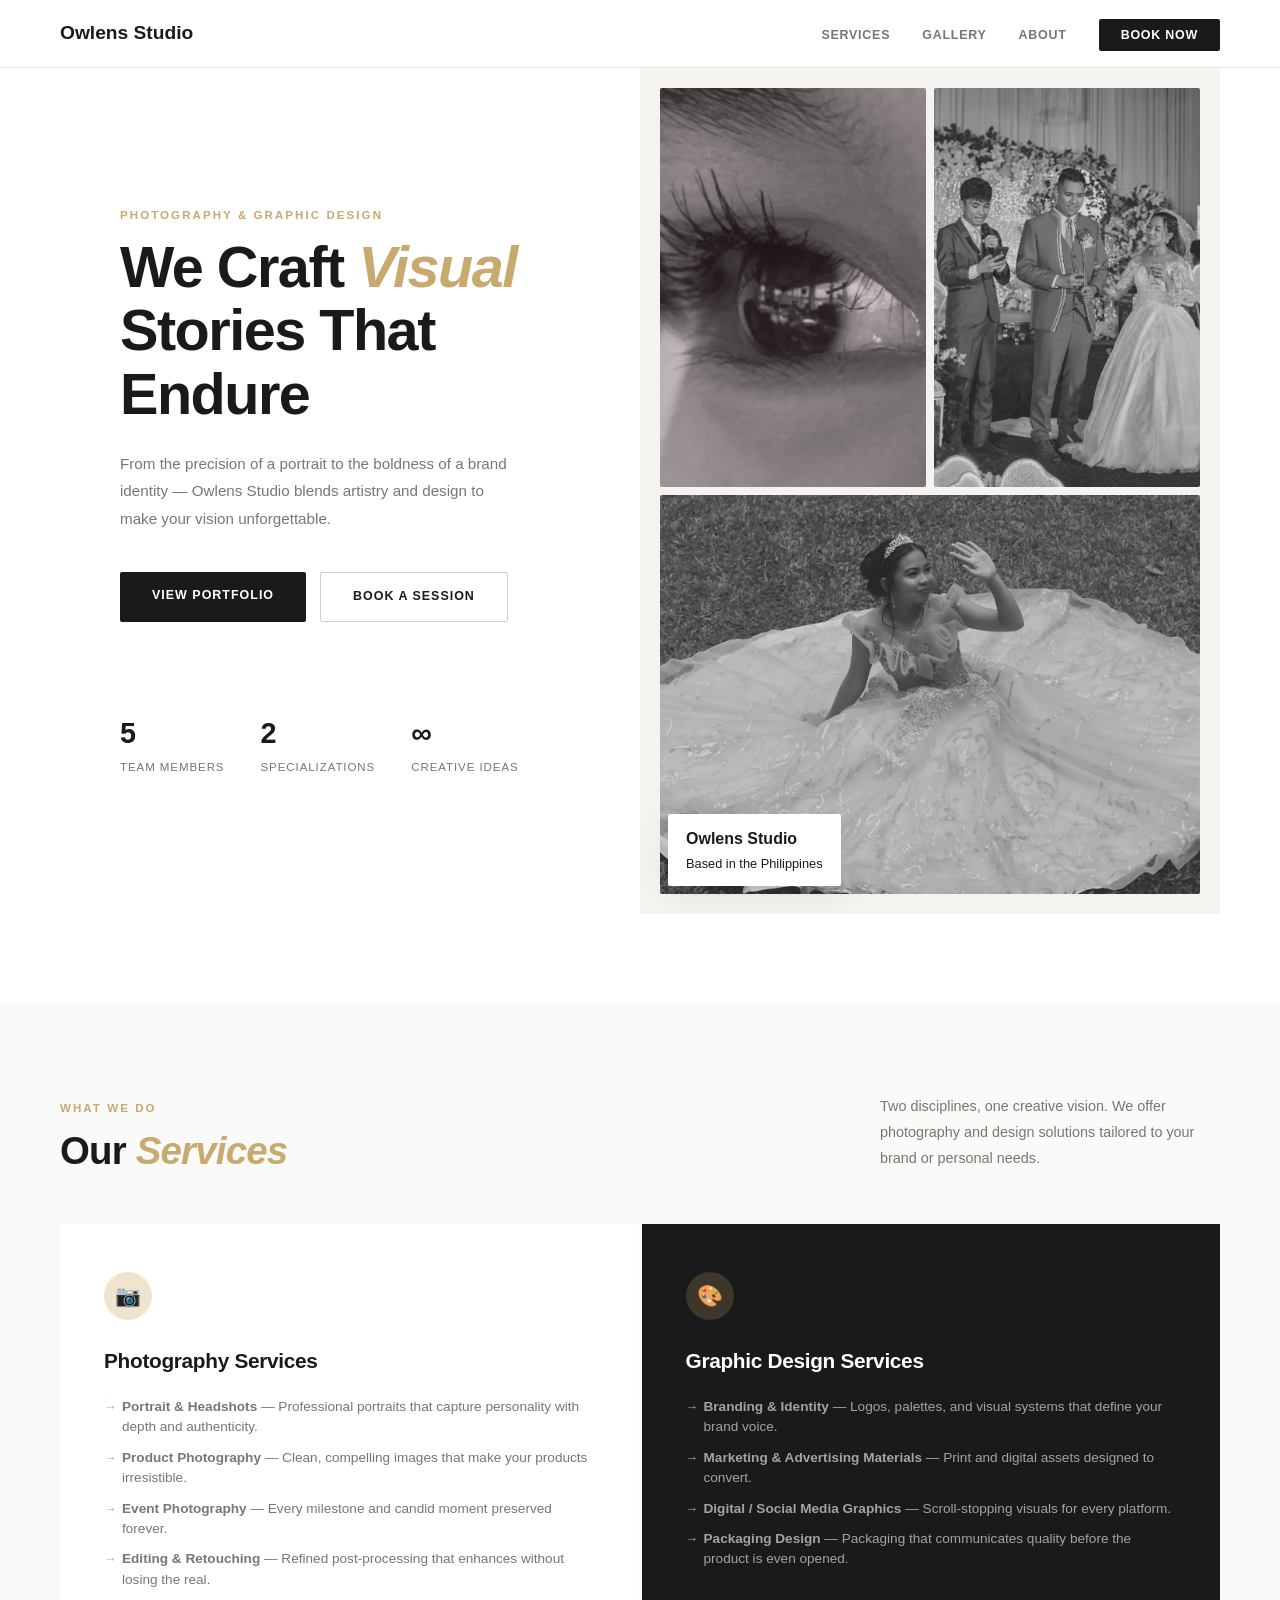
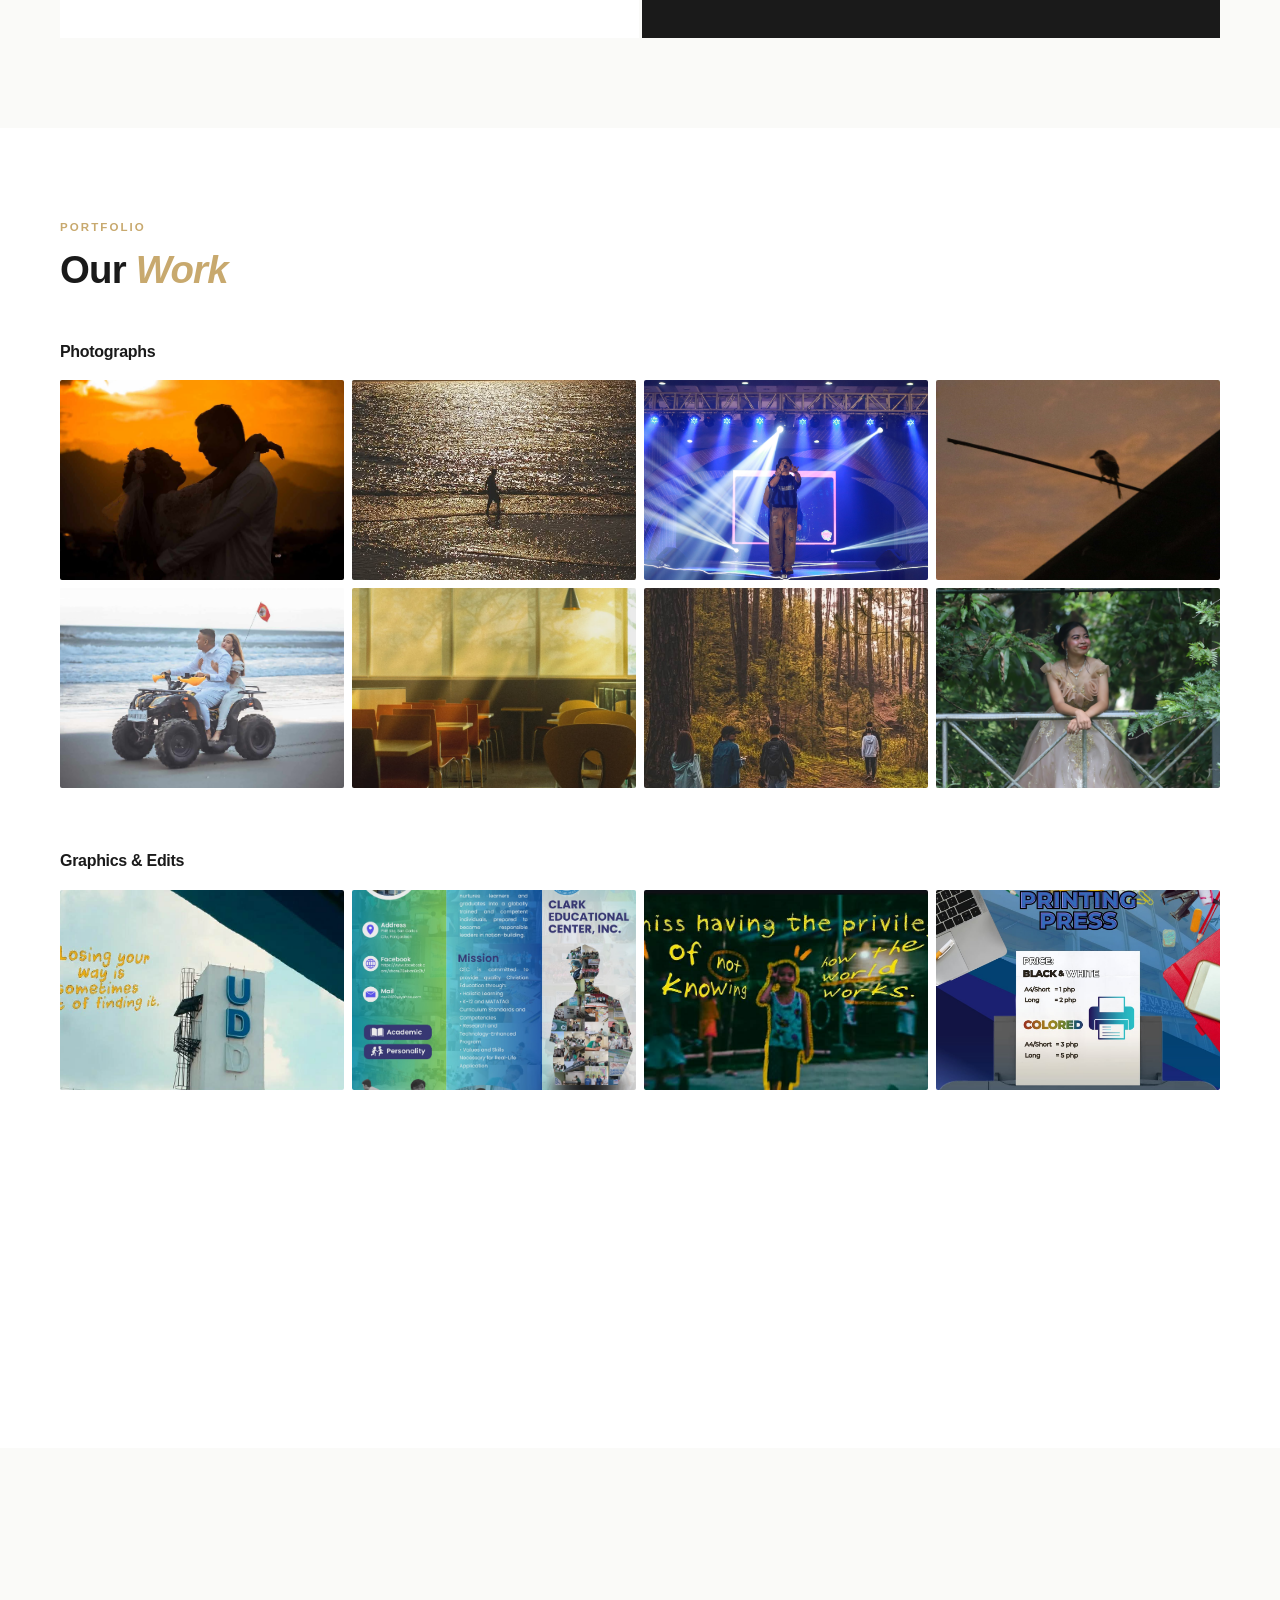
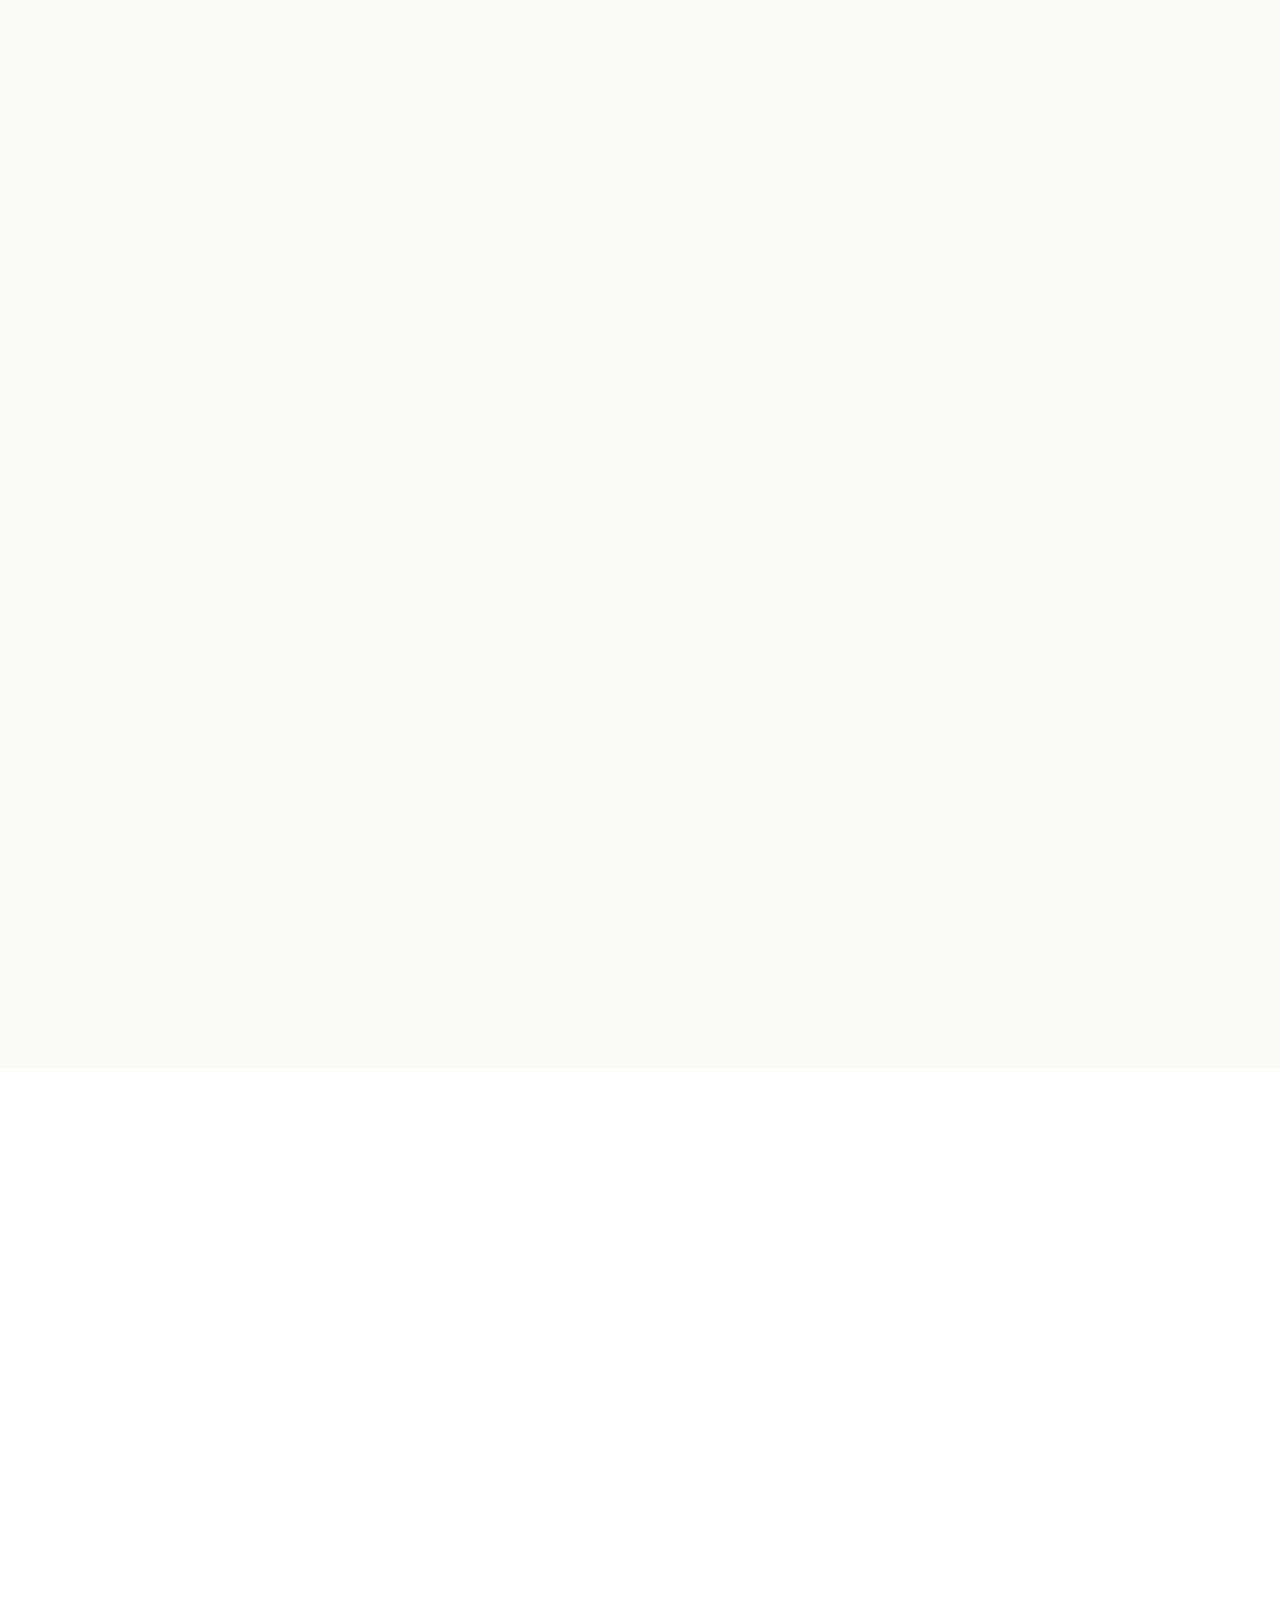
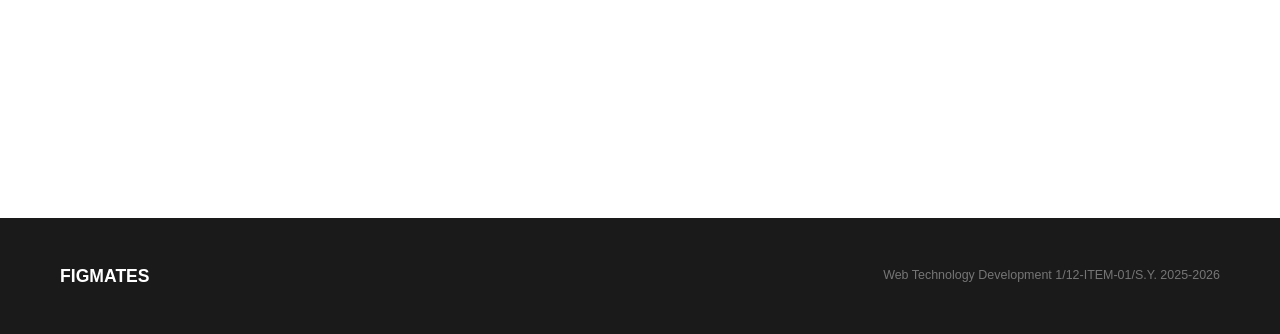
<file: index.html>
<!DOCTYPE html>
<html lang="en">
<head>
  <meta charset="UTF-8">
  <meta name="viewport" content="width=device-width, initial-scale=1.0, maximum-scale=1.0">
  <title>Owlens Studio — Photography &amp; Graphic Design</title>
  <link rel="stylesheet" href="style.css">
</head>
<body>

  <nav id="mainNav">
    <div class="logo">Owlens Studio</div>
    <ul>
      <li><a href="#services">Services</a></li>
      <li><a href="#gallery">Gallery</a></li>
      <li><a href="#about">About</a></li>
      <li><a href="#contact" class="cta">Book Now</a></li>
    </ul>
  </nav>

  <section id="hero">
    <div class="hero-left">
      <div class="tag">Photography &amp; Graphic Design</div>
      <h1>We Craft <em>Visual</em> Stories That Endure</h1>
      <p class="sub">From the precision of a portrait to the boldness of a brand identity — Owlens Studio blends artistry and design to make your vision unforgettable.</p>
      <div class="buttons">
        <a href="#gallery" class="btn dark">View Portfolio</a>
        <a href="#contact" class="btn light">Book a Session</a>
      </div>
      <div class="stats">
        <div>
          <strong>5</strong>
          <span>Team Members</span>
        </div>
        <div>
          <strong>2</strong>
          <span>Specializations</span>
        </div>
        <div>
          <strong>∞</strong>
          <span>Creative Ideas</span>
        </div>
      </div>
    </div>
    <div class="hero-right">
      <div class="mosaic">
        <img src="assets/jessica1.jfif" alt="Portrait">
        <img src="assets/ch3 - Edited.jpg" alt="Product">
        <img src="assets/shine1.png" alt="Branding">
      </div>
      <div class="badge">
        <strong>Owlens Studio</strong>
        Based in the Philippines
      </div>
    </div>
  </section>

  <section id="services">
    <div class="services-top">
      <div>
        <div class="tag">What We Do</div>
        <h2>Our <em>Services</em></h2>
      </div>
      <p class="services-intro">Two disciplines, one creative vision. We offer photography and design solutions tailored to your brand or personal needs.</p>
    </div>
    <div class="services-grid">
      <div class="service reveal">
        <div class="service-icon">📷</div>
        <h3>Photography Services</h3>
        <ul>
          <li><strong>Portrait &amp; Headshots</strong> — Professional portraits that capture personality with depth and authenticity.</li>
          <li><strong>Product Photography</strong> — Clean, compelling images that make your products irresistible.</li>
          <li><strong>Event Photography</strong> — Every milestone and candid moment preserved forever.</li>
          <li><strong>Editing &amp; Retouching</strong> — Refined post-processing that enhances without losing the real.</li>
        </ul>
      </div>
      <div class="service dark reveal">
        <div class="service-icon">🎨</div>
        <h3>Graphic Design Services</h3>
        <ul>
          <li><strong>Branding &amp; Identity</strong> — Logos, palettes, and visual systems that define your brand voice.</li>
          <li><strong>Marketing &amp; Advertising Materials</strong> — Print and digital assets designed to convert.</li>
          <li><strong>Digital / Social Media Graphics</strong> — Scroll-stopping visuals for every platform.</li>
          <li><strong>Packaging Design</strong> — Packaging that communicates quality before the product is even opened.</li>
        </ul>
      </div>
    </div>
  </section>

  <section id="gallery">
    <div class="tag reveal">Portfolio</div>
    <h2 class="reveal">Our <em>Work</em></h2>

    <h3 class="reveal">Photographs</h3>
    <div class="photo-grid">
      <div class="ph reveal"><img src="assets/ch2.jfif" alt="Portrait"></div>
      <div class="ph reveal"><img src="assets/photo5.jfif" alt="Landscape"></div>
      <div class="ph reveal"><img src="assets/cean1.jfif" alt="Landscape"></div>
      <div class="ph reveal"><img src="assets/lucasphoto1.jfif" alt="Portrait"></div>
      <div class="ph reveal"><img src="assets/ch1.jfif" alt="Landscape"></div>
      <div class="ph reveal"><img src="assets/lucasjollibee.jfif" alt="Landscape"></div>
      <div class="ph reveal"><img src="assets/phto1.jfif" alt="Portrait"></div>
      <div class="ph reveal"><img src="assets/shine2.png" alt="Landscape"></div>
    </div>

    <h3 class="reveal">Graphics &amp; Edits</h3>
    <div class="photo-grid">
      <div class="ph reveal"><img src="assets/graphic5.jfif" alt="Branding"></div>
      <div class="ph reveal"><img src="assets/graphic21.jfif" alt="Poster"></div>
      <div class="ph reveal"><img src="assets/grapphic6.jfif" alt="Social Media"></div>
      <div class="ph reveal"><img src="assets/edit2.jfif" alt="Packaging"></div>
      <div class="ph reveal"><img src="assets/graphic20.jfif" alt="Identity"></div>
      <div class="ph reveal"><img src="assets/Design.png" alt="Ad Material"></div>
      <div class="ph reveal"><img src="assets/edit1.jfif" alt="Digital Art"></div>
      <div class="ph reveal"><img src="assets/lucassteel.jfif" alt="Branding"></div>
    </div>
  </section>

  <section id="about">
    <div class="about-grid">
      <div class="reveal">
        <div class="tag">Who We Are</div>
        <h2>A Team of <em>Creatives</em>, Driven by Vision</h2>
        <p>Owlens Studio is a Filipino creative team that lives at the intersection of photography and design. We believe every image is a story and every brand is a world waiting to be built.</p>
        <p>Whether we're freezing a fleeting expression through the lens or crafting a visual identity from scratch, we pour intention into every pixel. Our work is personal, purposeful, and always memorable.</p>
        <p>We are five friends turned collaborators — each bringing a unique perspective to the table, united by a shared obsession: making beautiful things that mean something.</p>
      </div>
      <div class="about-visual reveal">
        <div class="aph tall"><img src="assets/group3.jpg" alt="Team"></div>
        <div class="aph"><img src="assets/group2.jpg" alt="Behind the Lens"></div>
        <div class="aph"><img src="assets/group1.jpg" alt="Studio"></div>
      </div>
    </div>

    <div class="reveal">
      <div class="tag">Meet the Team</div>
      <h2>The <em>People</em> Behind the Lens &amp; Screen</h2>
    </div>
    <div class="team-row reveal">
      <div class="team-track">
        <div class="team-card">
          <div class="team-photo"><img src="assets/cean.jfif" alt="Joyceanne"></div>
          <div class="team-body">
            <strong>Joyceanne</strong>
            <span>Lead Photographer</span>
            <a href="Ceanne Files/joyceanne.html" class="btn-profile">View Profile</a>
          </div>
        </div>
        <div class="team-card">
          <div class="team-photo"><img src="assets/HNAA.jfif" alt="Hannah"></div>
          <div class="team-body">
            <strong>Hannah</strong>
            <span>Graphic Designer</span>
            <a href="Hannah Files/hannah.html" class="btn-profile">View Profile</a>
          </div>
        </div>
        <div class="team-card">
          <div class="team-photo"><img src="assets/angel.jfif" alt="Angel"></div>
          <div class="team-body">
            <strong>Angel</strong>
            <span>Brand Identity Designer</span>
            <a href="Angel Files/due.html" class="btn-profile">View Profile</a>
          </div>
        </div>
        <div class="team-card">
          <div class="team-photo"><img src="assets/picsko1.jfif" alt="Marco"></div>
          <div class="team-body">
            <strong>Marco</strong>
            <span>Photo Editor &amp; Retoucher</span>
            <a href="Marco Files/Marco.html" class="btn-profile">View Profile</a>
          </div>
        </div>
        <div class="team-card">
          <div class="team-photo"><img src="assets/zeus.jfif" alt="Zeus"></div>
          <div class="team-body">
            <strong>Zeus</strong>
            <span>Videographer &amp; Creative Dir.</span>
            <a href="Zeus Files/Zeus.html" class="btn-profile">View Profile</a>
          </div>
        </div>
      </div>
    </div>
  </section>

  <section id="contact">
    <div class="tag reveal">Get in Touch</div>
    <h2 class="reveal">Let's Create <em>Something</em> Together</h2>
    <p class="contact-intro reveal">Whether it's a wedding, a branding project, a product shoot, or a simple headshot — we're here for it. Reach out through any of the channels below and we'll get back to you within 24 hours.</p>

    <div class="contact-grid">
      <div class="contact-card reveal">
        <div class="contact-icon">✉️</div>
        <small>Email</small>
        <strong>owlensstudio@gmail.com</strong>
        <p>Drop us a message anytime — we respond within 24 hours.</p>
      </div>
      <div class="contact-card reveal">
        <div class="contact-icon">📞</div>
        <small>Phone</small>
        <strong>+63 912 345 6789</strong>
        <p>Available Monday – Saturday, 9 AM to 6 PM (PHT).</p>
      </div>
      <div class="contact-card reveal">
        <div class="contact-icon">📍</div>
        <small>Location</small>
        <strong>Dagupan City, Pangasinan</strong>
        <p>Arellano Street, Dagupan City, Pangasinan, Philippines.</p>
      </div>
    </div>

    <div class="socials reveal">
      <span>Follow Us</span>
      <a href="#" class="social">
        <img src="assets/ig.png" alt="Instagram">
        Instagram
      </a>
      <a href="#" class="social">
        <img src="assets/fb.png" alt="Facebook">
        Facebook
      </a>
      <a href="#" class="social">
        <img src="assets/tiktok.png" alt="TikTok">
        TikTok
      </a>
    </div>
  </section>

  <footer>
    <strong>FIGMATES</strong>
    <small>Web Technology Development 1/12-ITEM-01/S.Y. 2025-2026</small>
  </footer>

  <script src="script.js"></script>
</body>
</html>
</file>
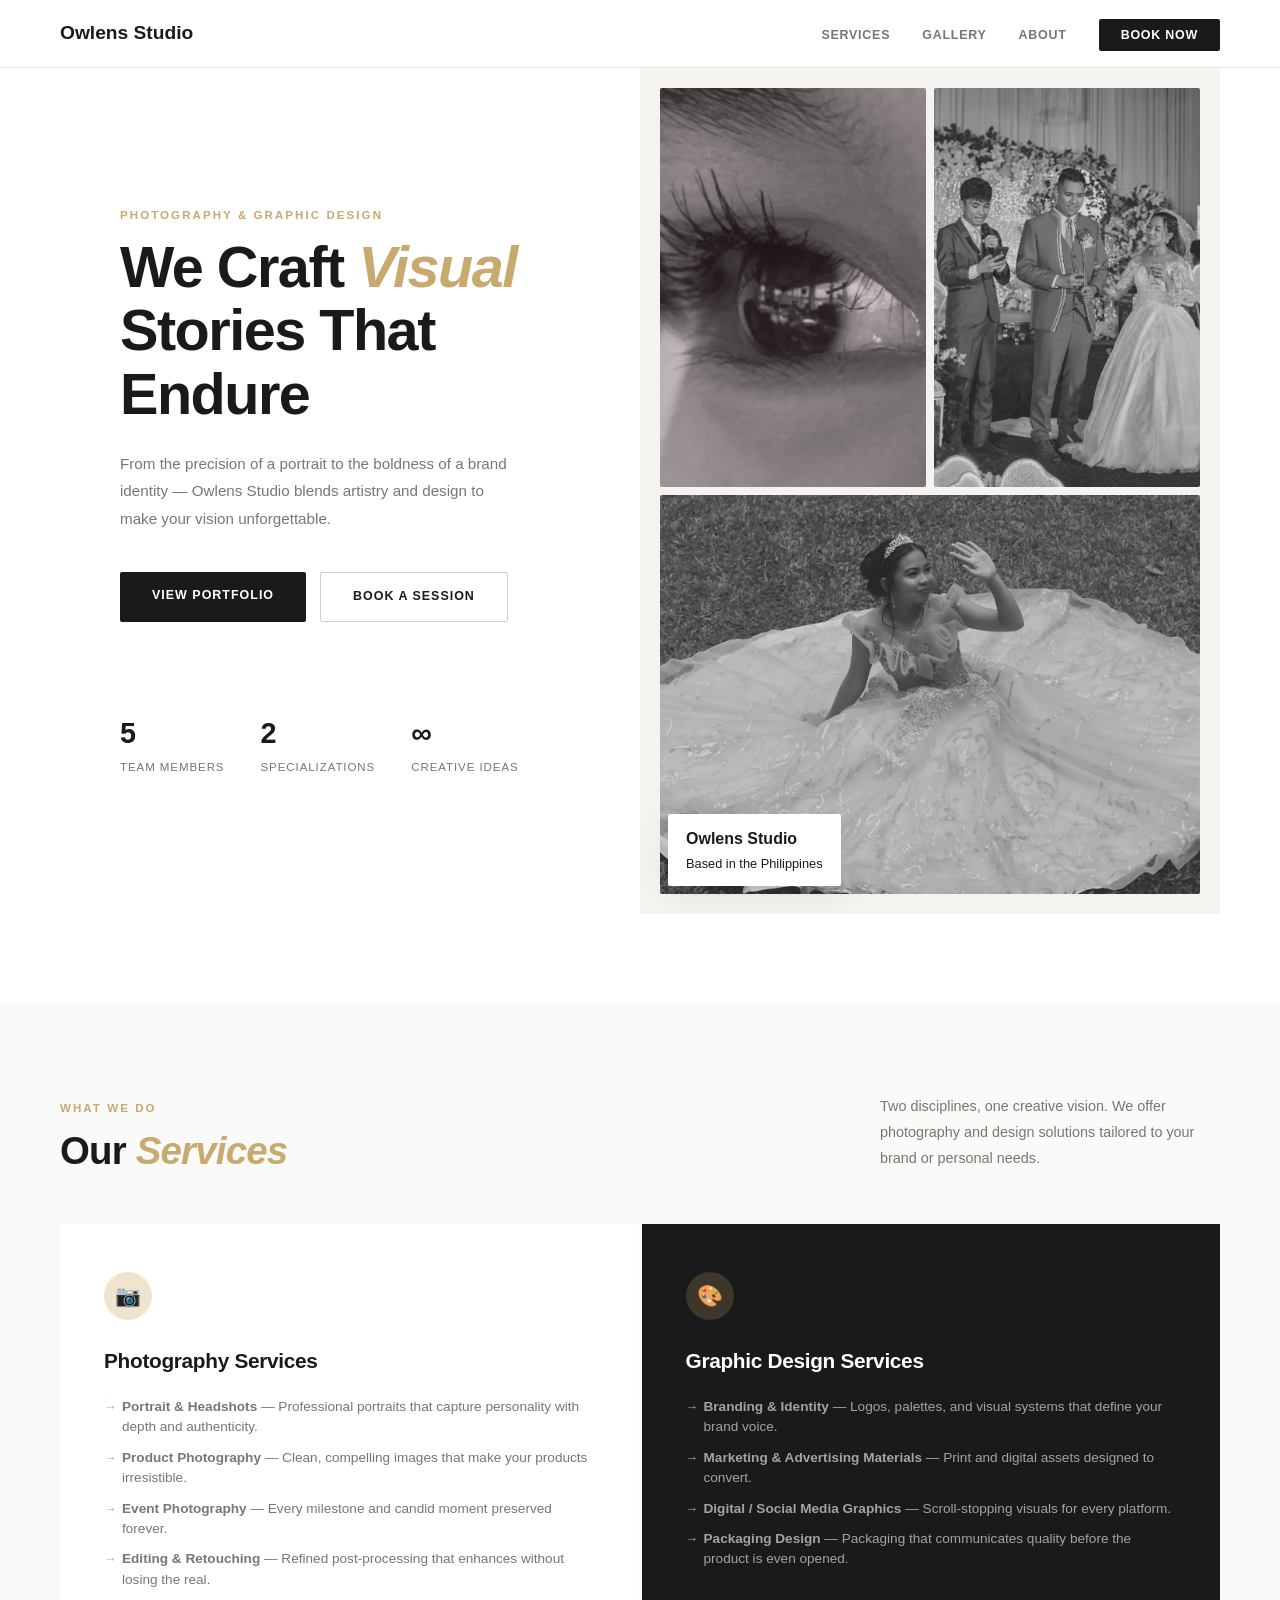
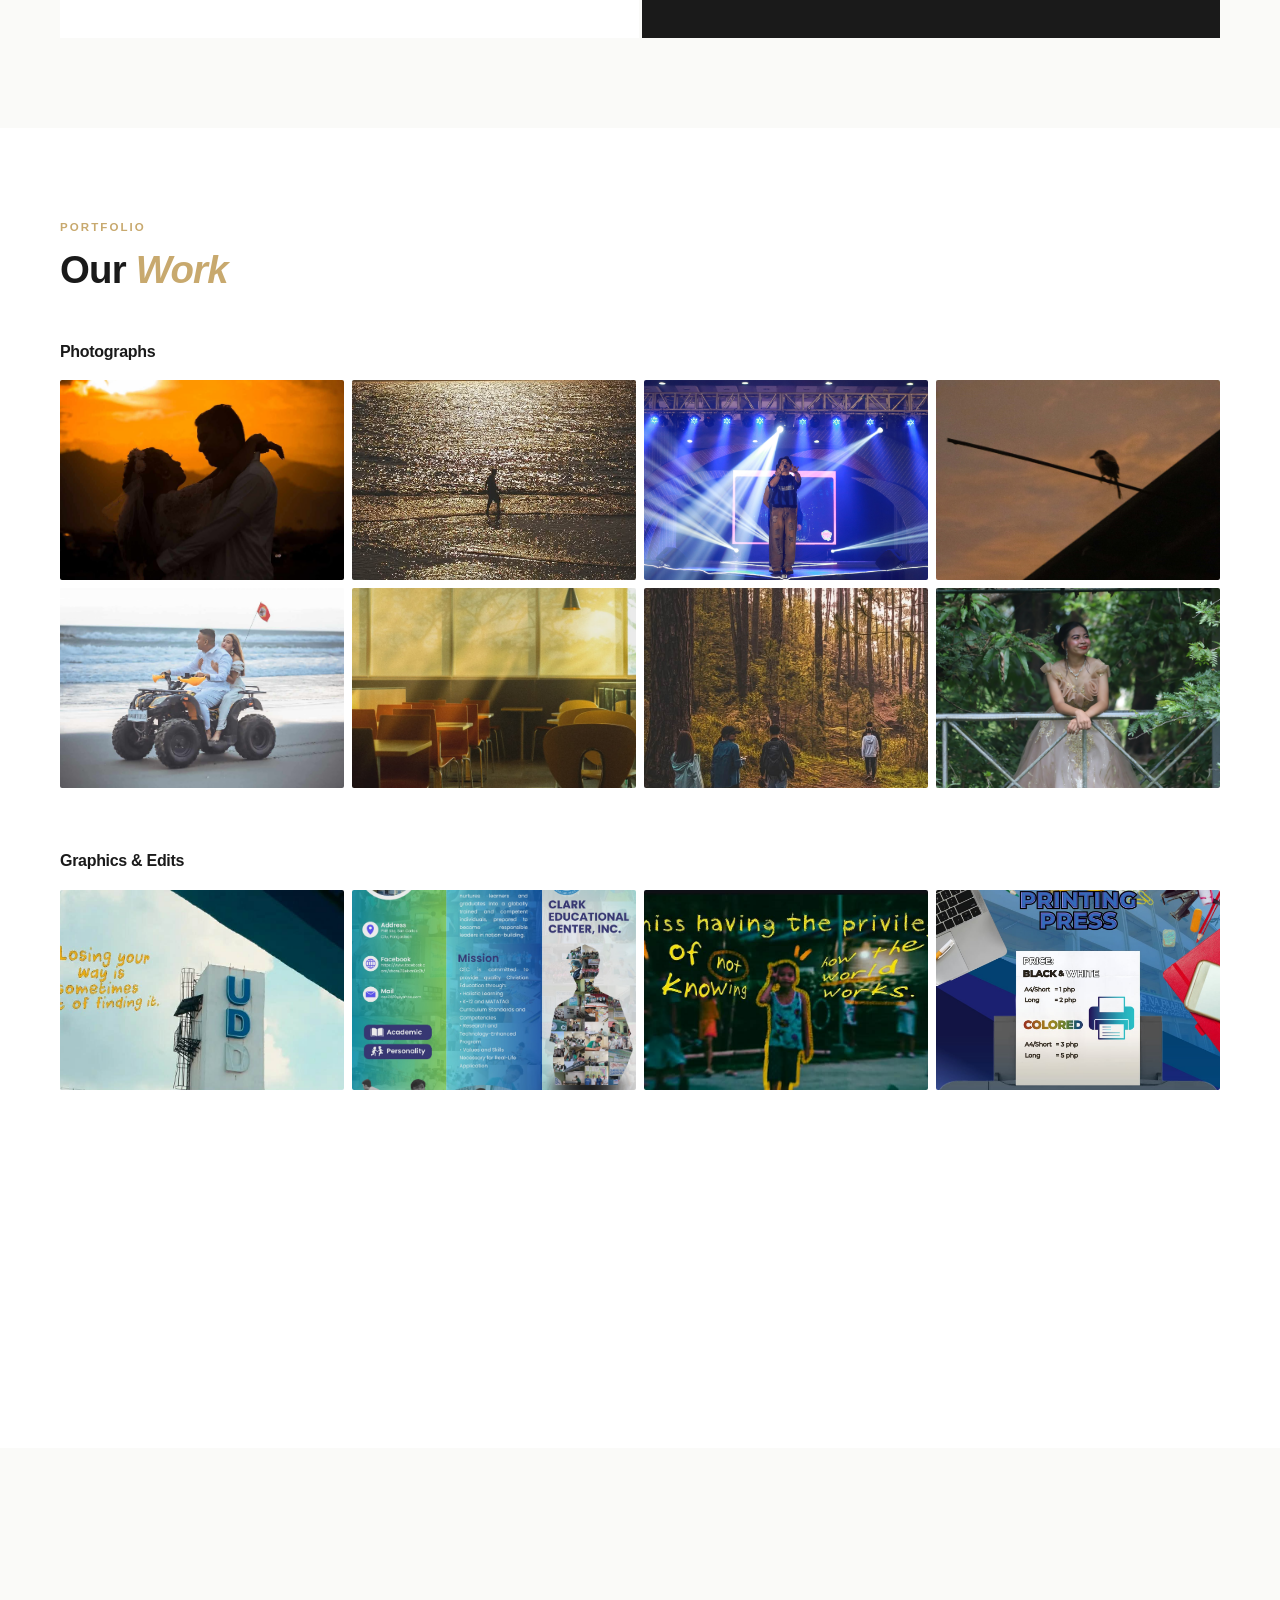
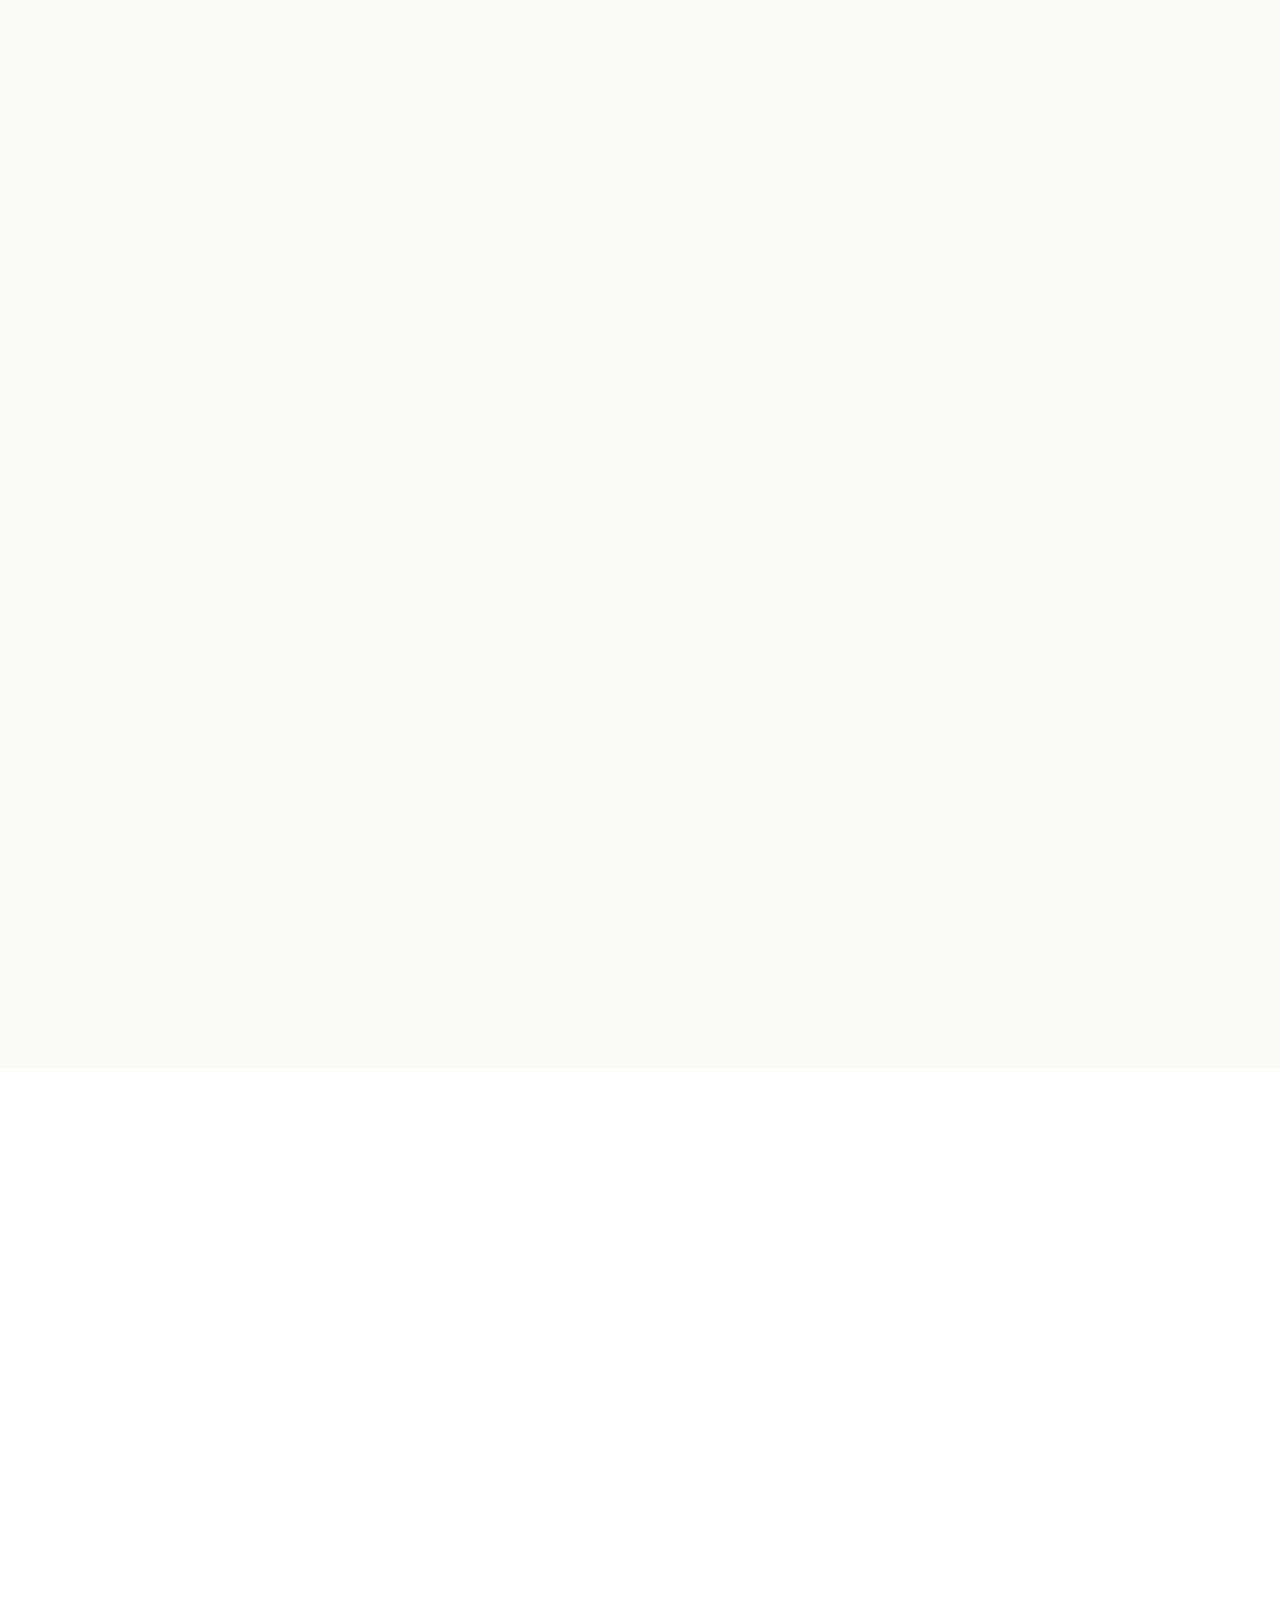
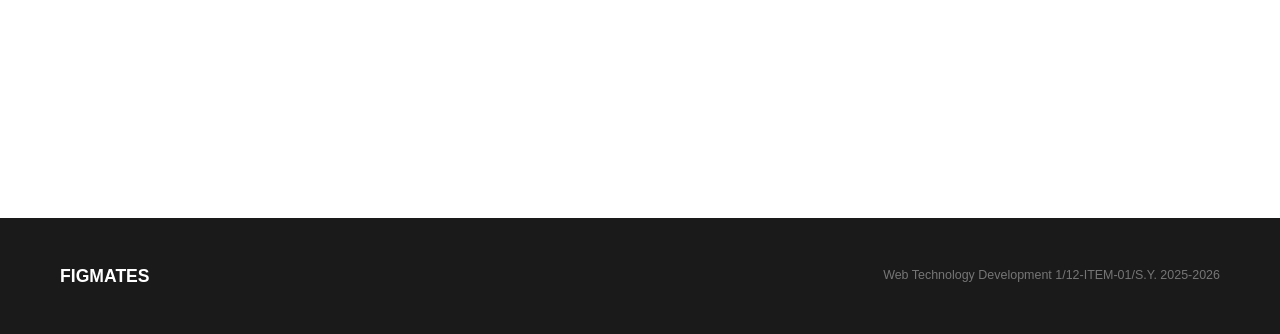
<file: Owlens Studio.html>
<!DOCTYPE html>
<html lang="en">
<head>
  <meta charset="UTF-8">
  <meta name="viewport" content="width=device-width, initial-scale=1.0, maximum-scale=1.0">
  <title>Owlens Studio — Photography &amp; Graphic Design</title>
  <link rel="stylesheet" href="style.css">
</head>
<body>

  <nav id="mainNav">
    <div class="logo">Owlens Studio</div>
    <ul>
      <li><a href="#services">Services</a></li>
      <li><a href="#gallery">Gallery</a></li>
      <li><a href="#about">About</a></li>
      <li><a href="#contact" class="cta">Book Now</a></li>
    </ul>
  </nav>

  <section id="hero">
    <div class="hero-left">
      <div class="tag">Photography &amp; Graphic Design</div>
      <h1>We Craft <em>Visual</em> Stories That Endure</h1>
      <p class="sub">From the precision of a portrait to the boldness of a brand identity — Owlens Studio blends artistry and design to make your vision unforgettable.</p>
      <div class="buttons">
        <a href="#gallery" class="btn dark">View Portfolio</a>
        <a href="#contact" class="btn light">Book a Session</a>
      </div>
      <div class="stats">
        <div>
          <strong>5</strong>
          <span>Team Members</span>
        </div>
        <div>
          <strong>2</strong>
          <span>Specializations</span>
        </div>
        <div>
          <strong>∞</strong>
          <span>Creative Ideas</span>
        </div>
      </div>
    </div>
    <div class="hero-right">
      <div class="mosaic">
        <img src="assets/jessica1.jfif" alt="Portrait">
        <img src="assets/ch3 - Edited.jpg" alt="Product">
        <img src="assets/shine1.png" alt="Branding">
      </div>
      <div class="badge">
        <strong>Owlens Studio</strong>
        Based in the Philippines
      </div>
    </div>
  </section>

  <section id="services">
    <div class="services-top">
      <div>
        <div class="tag">What We Do</div>
        <h2>Our <em>Services</em></h2>
      </div>
      <p class="services-intro">Two disciplines, one creative vision. We offer photography and design solutions tailored to your brand or personal needs.</p>
    </div>
    <div class="services-grid">
      <div class="service reveal">
        <div class="service-icon">📷</div>
        <h3>Photography Services</h3>
        <ul>
          <li><strong>Portrait &amp; Headshots</strong> — Professional portraits that capture personality with depth and authenticity.</li>
          <li><strong>Product Photography</strong> — Clean, compelling images that make your products irresistible.</li>
          <li><strong>Event Photography</strong> — Every milestone and candid moment preserved forever.</li>
          <li><strong>Editing &amp; Retouching</strong> — Refined post-processing that enhances without losing the real.</li>
        </ul>
      </div>
      <div class="service dark reveal">
        <div class="service-icon">🎨</div>
        <h3>Graphic Design Services</h3>
        <ul>
          <li><strong>Branding &amp; Identity</strong> — Logos, palettes, and visual systems that define your brand voice.</li>
          <li><strong>Marketing &amp; Advertising Materials</strong> — Print and digital assets designed to convert.</li>
          <li><strong>Digital / Social Media Graphics</strong> — Scroll-stopping visuals for every platform.</li>
          <li><strong>Packaging Design</strong> — Packaging that communicates quality before the product is even opened.</li>
        </ul>
      </div>
    </div>
  </section>

  <section id="gallery">
    <div class="tag reveal">Portfolio</div>
    <h2 class="reveal">Our <em>Work</em></h2>

    <h3 class="reveal">Photographs</h3>
    <div class="photo-grid">
      <div class="ph reveal"><img src="assets/ch2.jfif" alt="Portrait"></div>
      <div class="ph reveal"><img src="assets/photo5.jfif" alt="Landscape"></div>
      <div class="ph reveal"><img src="assets/cean1.jfif" alt="Landscape"></div>
      <div class="ph reveal"><img src="assets/lucasphoto1.jfif" alt="Portrait"></div>
      <div class="ph reveal"><img src="assets/ch1.jfif" alt="Landscape"></div>
      <div class="ph reveal"><img src="assets/lucasjollibee.jfif" alt="Landscape"></div>
      <div class="ph reveal"><img src="assets/phto1.jfif" alt="Portrait"></div>
      <div class="ph reveal"><img src="assets/shine2.png" alt="Landscape"></div>
    </div>

    <h3 class="reveal">Graphics &amp; Edits</h3>
    <div class="photo-grid">
      <div class="ph reveal"><img src="assets/graphic5.jfif" alt="Branding"></div>
      <div class="ph reveal"><img src="assets/graphic21.jfif" alt="Poster"></div>
      <div class="ph reveal"><img src="assets/grapphic6.jfif" alt="Social Media"></div>
      <div class="ph reveal"><img src="assets/edit2.jfif" alt="Packaging"></div>
      <div class="ph reveal"><img src="assets/graphic20.jfif" alt="Identity"></div>
      <div class="ph reveal"><img src="assets/Design.png" alt="Ad Material"></div>
      <div class="ph reveal"><img src="assets/edit1.jfif" alt="Digital Art"></div>
      <div class="ph reveal"><img src="assets/lucassteel.jfif" alt="Branding"></div>
    </div>
  </section>

  <section id="about">
    <div class="about-grid">
      <div class="reveal">
        <div class="tag">Who We Are</div>
        <h2>A Team of <em>Creatives</em>, Driven by Vision</h2>
        <p>Owlens Studio is a Filipino creative team that lives at the intersection of photography and design. We believe every image is a story and every brand is a world waiting to be built.</p>
        <p>Whether we're freezing a fleeting expression through the lens or crafting a visual identity from scratch, we pour intention into every pixel. Our work is personal, purposeful, and always memorable.</p>
        <p>We are five friends turned collaborators — each bringing a unique perspective to the table, united by a shared obsession: making beautiful things that mean something.</p>
      </div>
      <div class="about-visual reveal">
        <div class="aph tall"><img src="assets/cean.jfif" alt="Team"></div>
        <div class="aph"><img src="assets/HNAA.jfif" alt="Behind the Lens"></div>
        <div class="aph"><img src="assets/picsko1.jfif" alt="Studio"></div>
      </div>
    </div>

    <div class="reveal">
      <div class="tag">Meet the Team</div>
      <h2>The <em>People</em> Behind the Lens &amp; Screen</h2>
    </div>
    <div class="team-row reveal">
      <div class="team-track">
        <div class="team-card">
          <div class="team-photo"><img src="assets/cean.jfif" alt="Joyceanne"></div>
          <div class="team-body">
            <strong>Joyceanne</strong>
            <span>Lead Photographer</span>
            <a href="../Ceanne Files/joyceanne.html" class="btn-profile">View Profile</a>
          </div>
        </div>
        <div class="team-card">
          <div class="team-photo"><img src="assets/HNAA.jfif" alt="Hannah"></div>
          <div class="team-body">
            <strong>Hannah</strong>
            <span>Graphic Designer</span>
            <a href="../Hannah Files/hannah.html" class="btn-profile">View Profile</a>
          </div>
        </div>
        <div class="team-card">
          <div class="team-photo"><img src="assets/angel.jfif" alt="Angel"></div>
          <div class="team-body">
            <strong>Angel</strong>
            <span>Brand Identity Designer</span>
            <a href="../Angel Files/due.html" class="btn-profile">View Profile</a>
          </div>
        </div>
        <div class="team-card">
          <div class="team-photo"><img src="assets/picsko1.jfif" alt="Marco"></div>
          <div class="team-body">
            <strong>Marco</strong>
            <span>Photo Editor &amp; Retoucher</span>
            <a href="../Marco Files/Marco.html" class="btn-profile">View Profile</a>
          </div>
        </div>
        <div class="team-card">
          <div class="team-photo"><img src="assets/zeus.jfif" alt="Zeus"></div>
          <div class="team-body">
            <strong>Zeus</strong>
            <span>Videographer &amp; Creative Dir.</span>
            <a href="../Zeus Files/Zeus.html" class="btn-profile">View Profile</a>
          </div>
        </div>
      </div>
    </div>
  </section>

  <section id="contact">
    <div class="tag reveal">Get in Touch</div>
    <h2 class="reveal">Let's Create <em>Something</em> Together</h2>
    <p class="contact-intro reveal">Whether it's a wedding, a branding project, a product shoot, or a simple headshot — we're here for it. Reach out through any of the channels below and we'll get back to you within 24 hours.</p>

    <div class="contact-grid">
      <div class="contact-card reveal">
        <div class="contact-icon">✉️</div>
        <small>Email</small>
        <strong>owlensstudio@gmail.com</strong>
        <p>Drop us a message anytime — we respond within 24 hours.</p>
      </div>
      <div class="contact-card reveal">
        <div class="contact-icon">📞</div>
        <small>Phone</small>
        <strong>+63 912 345 6789</strong>
        <p>Available Monday – Saturday, 9 AM to 6 PM (PHT).</p>
      </div>
      <div class="contact-card reveal">
        <div class="contact-icon">📍</div>
        <small>Location</small>
        <strong>Dagupan City, Pangasinan</strong>
        <p>Arellano Street, Dagupan City, Pangasinan, Philippines.</p>
      </div>
    </div>

    <div class="socials reveal">
      <span>Follow Us</span>
      <a href="#" class="social">
        <img src="assets/ig.png" alt="Instagram">
        Instagram
      </a>
      <a href="#" class="social">
        <img src="assets/fb.png" alt="Facebook">
        Facebook
      </a>
      <a href="#" class="social">
        <img src="assets/tiktok.png" alt="TikTok">
        TikTok
      </a>
    </div>
  </section>

  <footer>
    <strong>FIGMATES</strong>
    <small>Web Technology Development 1/12-ITEM-01/S.Y. 2025-2026</small>
  </footer>

  <script src="script.js"></script>
</body>
</html>
</file>
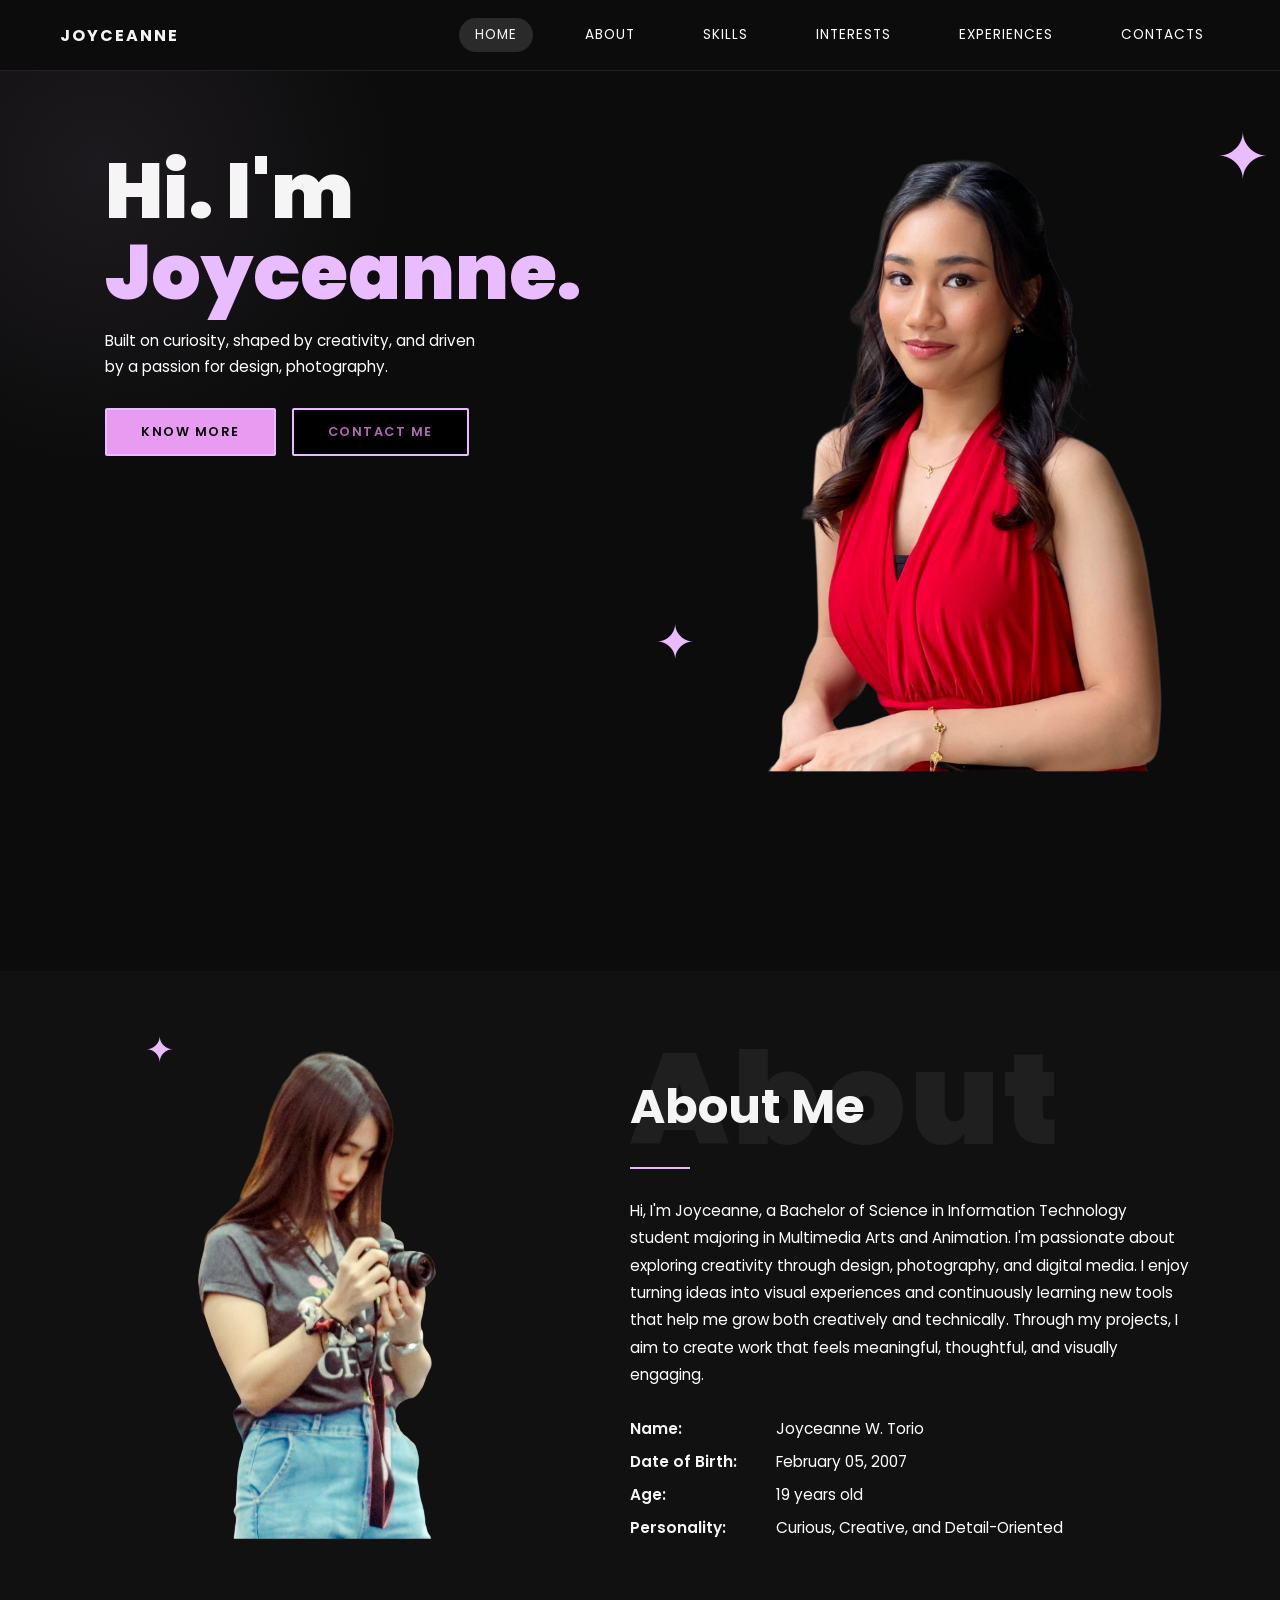
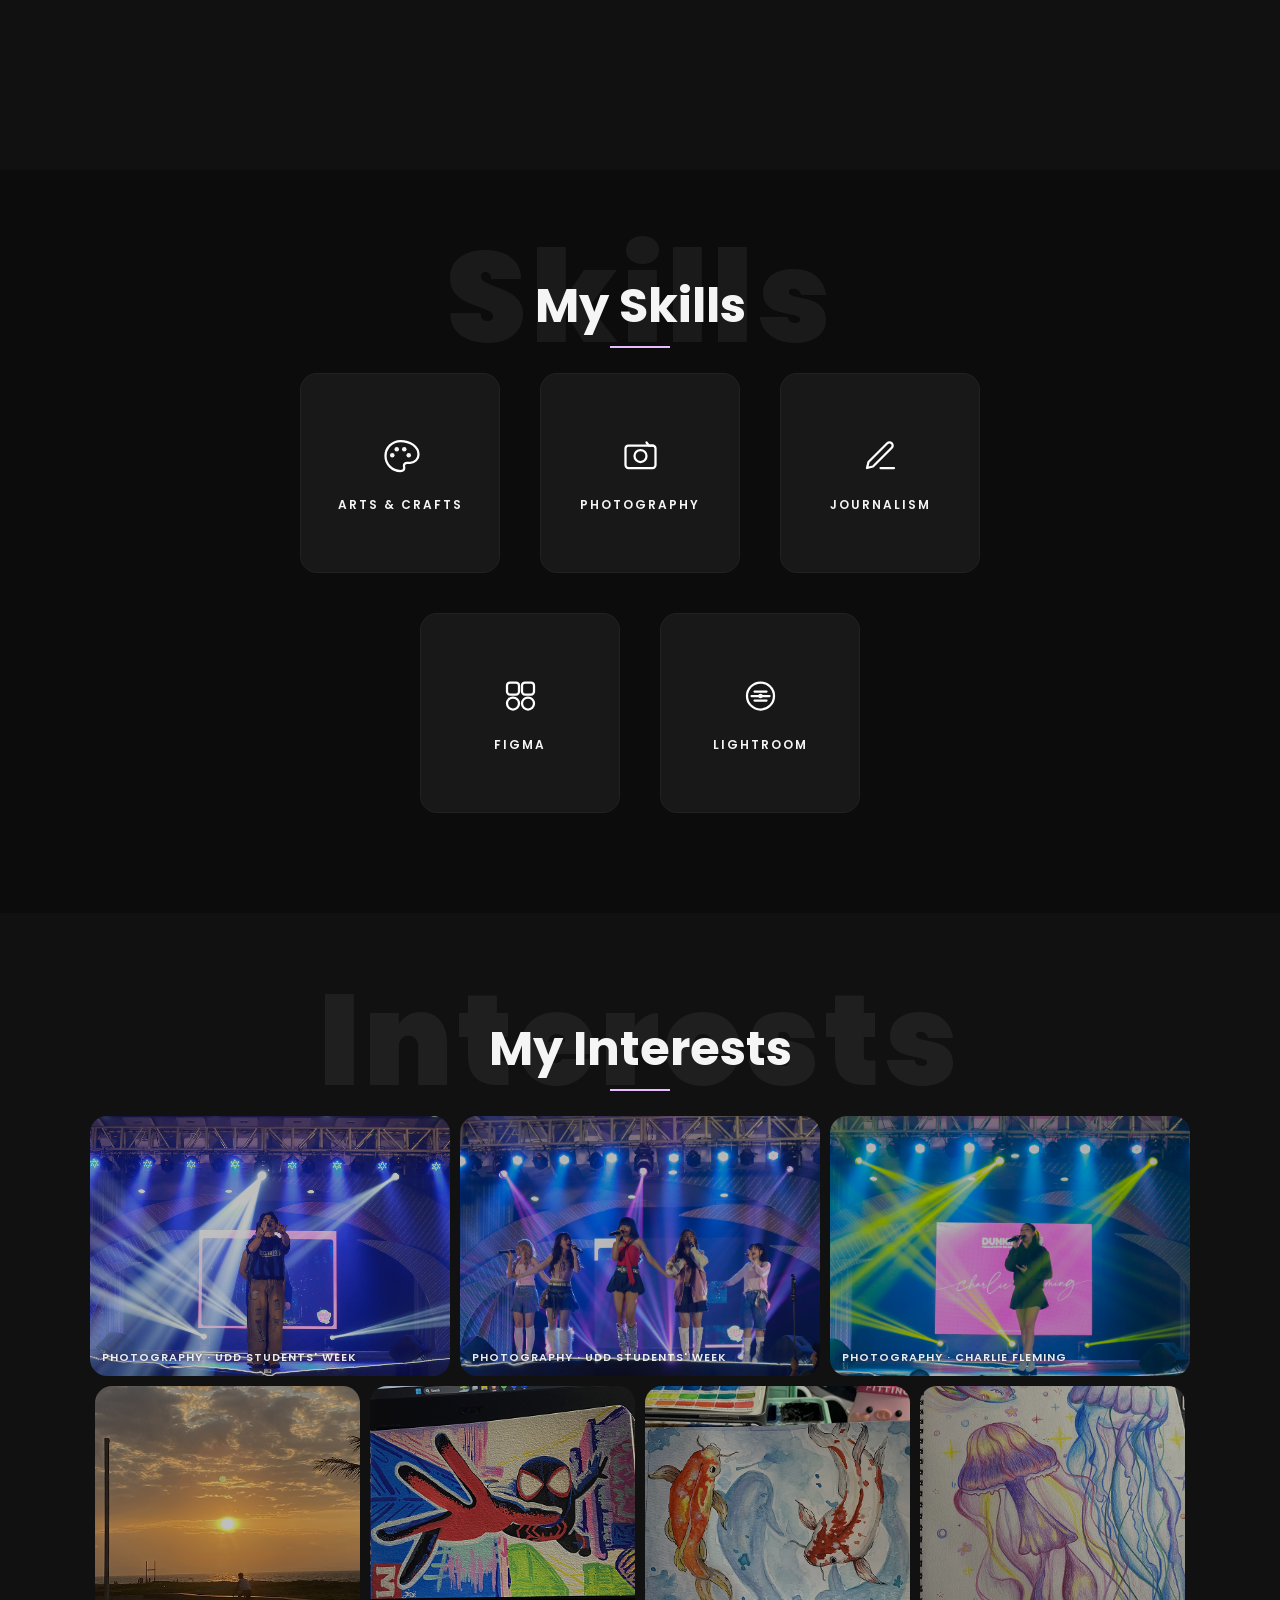
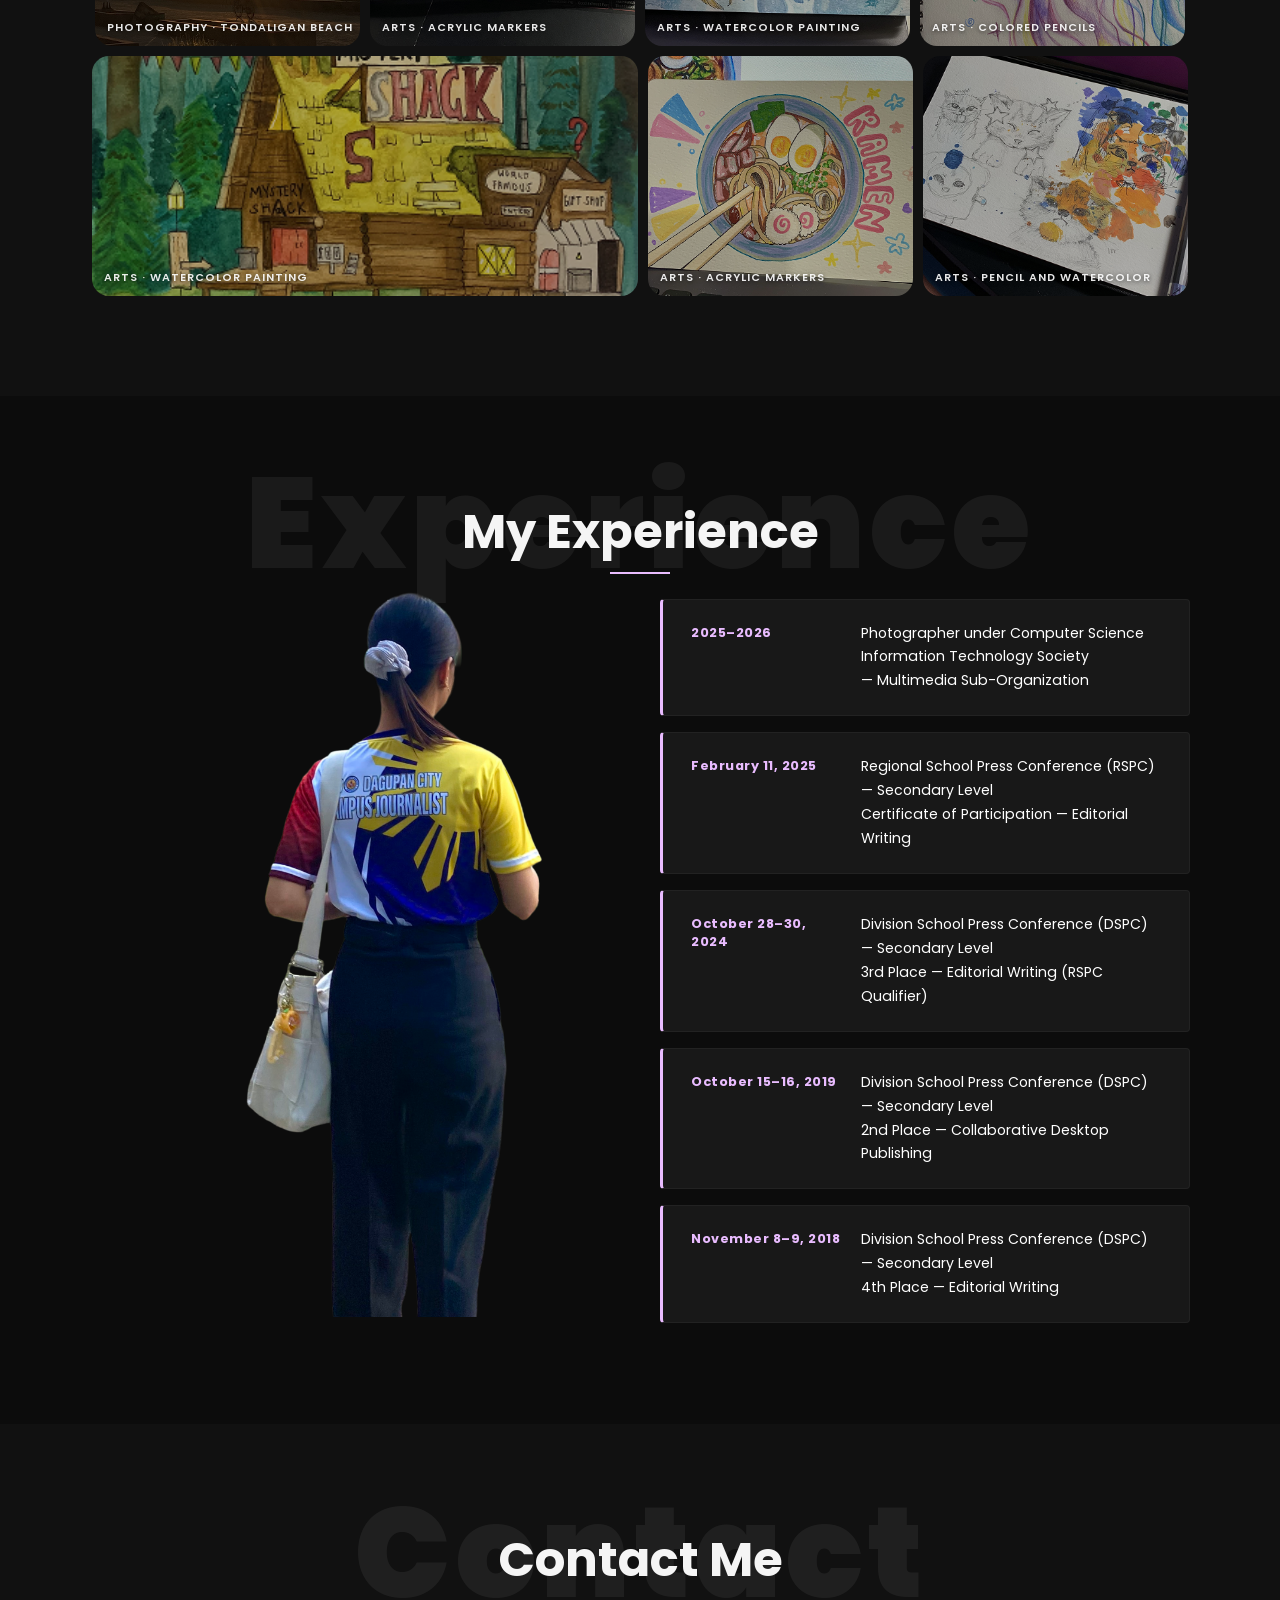
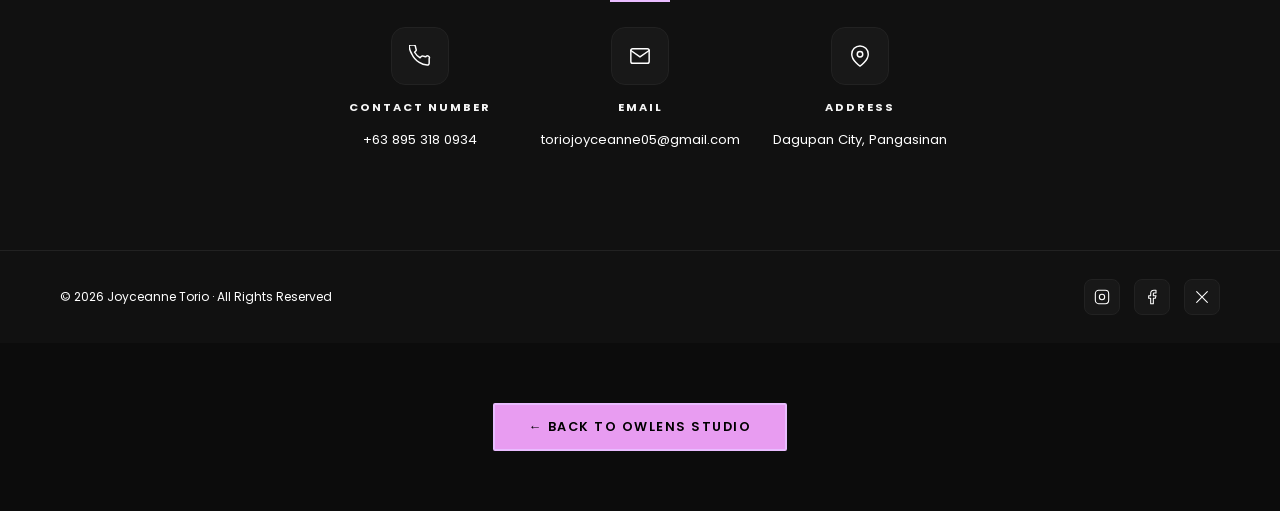
<file: Ceanne Files/joyceanne.html>
<!DOCTYPE html>
<html lang="en">
<head>
  <meta charset="UTF-8">
  <meta name="viewport" content="width=device-width, initial-scale=1.0">
  <title>Joyceanne Torio - Final Project</title>
  <link rel="preconnect" href="https://fonts.googleapis.com">
  <link rel="preconnect" href="https://fonts.gstatic.com" crossorigin>
  <link rel="stylesheet" href="https://fonts.googleapis.com/css2?family=Poppins:wght@300;400;500;600;700;900&display=swap">
  <link rel="stylesheet" href="style.css">
</head>  
<body>

<!-- NAV -->
<nav class="nav">
  <div class="nav-logo"><b>Joyceanne</b></div>
  <div class="nav-links">
    <a href="#home" class="active">Home</a>
    <a href="#about">About</a>
    <a href="#skills">Skills</a>
    <a href="#interests">Interests</a>
    <a href="#experience">Experiences</a>
    <a href="#contact">Contacts</a>
  </div>
</nav>

<!-- HERO / HOMEPAGE -->
<div class="section hero" id="home">
  <div class="hero-text">
    <h1>Hi. I'm <span>Joyceanne.</span></h1>
    <p class="hero-sub">Built on curiosity, shaped by creativity, and driven by a passion for design, photography.</p>
    <div class="hero-buttons">
      <a href="#about"   class="btn-primary">Know More</a>
      <a href="#contact" class="btn-secondary">Contact Me</a>
    </div>
  </div>
  <div class="hero-image">
    <span class="sparkle sparkle-1">✦</span>
    <span class="sparkle sparkle-2">✦</span>
    <img src="images/transparent main pic.png" alt="Joyceanne Main Photo">
  </div>
</div>

<!-- ABOUT ME PAGE -->
<div class="section section-alt" id="about">
  <div class="about-inner">
    <div class="about-image">
      <span class="sparkle sparkle-about-3">✦</span>
      <img src="images/transparent photo pic.png" alt="Joyceanne About Photo">
    </div>
    <div class="about-text">
      <div class="section-header" style="text-align:left; margin-bottom:4px;">
        <div class="section-watermark" style="left:0; transform:translateY(-50%);">About</div>
        <div class="section-title" style="text-align:left;">About Me</div>
      </div>
      <div class="section-divider" style="margin:0 0 8px 0;"></div>
      <p>Hi, I'm Joyceanne, a Bachelor of Science in Information Technology student majoring in Multimedia Arts and Animation.
         I'm passionate about exploring creativity through design, photography, and digital media.
         I enjoy turning ideas into visual experiences and continuously learning new tools that help me grow both creatively and technically.
         Through my projects, I aim to create work that feels meaningful, thoughtful, and visually engaging.</p>
      <div class="about-table">
        <div class="about-row">
          <span class="label">Name:</span>
          <span class="value">Joyceanne W. Torio</span>
        </div>
        <div class="about-row">
          <span class="label">Date of Birth:</span>
          <span class="value">February 05, 2007</span>
        </div>
        <div class="about-row">
          <span class="label">Age:</span>
          <span class="value">19 years old</span>
        </div>
        <div class="about-row">
          <span class="label">Personality:</span>
          <span class="value">Curious, Creative, and Detail-Oriented</span>
        </div>
      </div>
    </div>
  </div>
</div>

<!-- SKILLS PAGE -->
<div class="section" id="skills">
  <div class="section-header">
    <div class="section-watermark">Skills</div>
    <div class="section-title">My Skills</div>
  </div>
  <div class="section-divider"></div>
  <div class="skills-grid">

    <div class="skill-card">
      <span class="icon">
        <svg viewBox="0 0 24 24" xmlns="http://www.w3.org/2000/svg">
          <path d="M12 2a10 10 0 100 20c1.5 0 2.5-.75 2.5-2 0-.5-.2-1-.2-1.5 0-1.1.9-2 2-2h2.3A5.5 5.5 0 0024 11C24 6 18.6 2 12 2z"/>
          <circle cx="6.5"  cy="11.5" r="1.5" fill="currentColor" stroke="none"/>
          <circle cx="9.5"  cy="7.5"  r="1.5" fill="currentColor" stroke="none"/>
          <circle cx="14.5" cy="7.5"  r="1.5" fill="currentColor" stroke="none"/>
          <circle cx="17.5" cy="11.5" r="1.5" fill="currentColor" stroke="none"/>
        </svg>
      </span>
      <span class="skill-name">Arts &amp; Crafts</span>
    </div>

    <div class="skill-card">
      <span class="icon">
        <svg viewBox="0 0 24 24" xmlns="http://www.w3.org/2000/svg">
          <rect x="2" y="5" width="20" height="15" rx="2"/>
          <circle cx="12" cy="12" r="4"/>
          <path d="M16 3l1.5 2h3"/>
        </svg>
      </span>
      <span class="skill-name">Photography</span>
    </div>

    <div class="skill-card">
      <span class="icon">
        <svg viewBox="0 0 24 24" xmlns="http://www.w3.org/2000/svg">
          <path d="M12 20h9"/>
          <path d="M16.5 3.5a2.121 2.121 0 013 3L7 19l-4 1 1-4L16.5 3.5z"/>
        </svg>
      </span>
      <span class="skill-name">Journalism</span>
    </div>

    <div class="skill-card">
      <span class="icon">
        <svg viewBox="0 0 24 24" xmlns="http://www.w3.org/2000/svg">
          <rect x="3" y="13" width="8" height="8" rx="4"/>
          <rect x="3" y="3" width="8" height="8" rx="2"/>
          <rect x="13" y="3" width="8" height="8" rx="2"/>
          <circle cx="17" cy="17" r="4"/>
        </svg>
      </span>
      <span class="skill-name">Figma</span>
    </div>

    <div class="skill-card">
      <span class="icon">
        <svg viewBox="0 0 24 24" xmlns="http://www.w3.org/2000/svg">
          <circle cx="12" cy="12" r="9"/>
          <line x1="8"  y1="9"  x2="16" y2="9"/>
          <line x1="6"  y1="12" x2="18" y2="12"/>
          <line x1="8"  y1="15" x2="16" y2="15"/>
          <circle cx="12" cy="12" r="1.5" fill="currentColor" stroke="none"/>
        </svg>
      </span>
      <span class="skill-name">Lightroom</span>
    </div>

  </div>
</div>

<!-- INTERESTS PAGE -->
<div class="section section-alt" id="interests">
  <div class="section-header">
    <div class="section-watermark">Interests</div>
    <div class="section-title">My Interests</div>
  </div>
  <div class="section-divider"></div>
  <div class="interests-grid">
    <!-- Row 1 -->
    <div class="interests-row">
      <div class="interest-item r1">
        <img src="images/studentsweek.png" alt="UdD Students' Week">
        <span class="caption">Photography · UdD Students' Week</span>
      </div>
      <div class="interest-item r1">
        <img src="images/girlgroup.png" alt="Girl Group Photo">
        <span class="caption">Photography · UdD Students' Week</span>
      </div>
      <div class="interest-item r1">
        <img src="images/charlie.png" alt="Charlie Fleming Illustration">
        <span class="caption">Photography · Charlie Fleming</span>
      </div>
    </div>
    <!-- Row 2 -->
    <div class="interests-row">
      <div class="interest-item r2">
        <img src="images/tondabeach.png" alt="Tondaligan Beach Photography">
        <span class="caption">Photography · Tondaligan Beach</span>
      </div>
      <div class="interest-item r2">
        <img src="images/spooderman.png" alt="Spider-Man Acrylic Markers Drawing">
        <span class="caption">Arts · Acrylic Markers</span>
      </div>
      <div class="interest-item r2">
        <img src="images/koi fish.png" alt="Koi Fish Watercolor">
        <span class="caption">Arts · Watercolor Painting</span>
      </div>
      <div class="interest-item r2">
        <img src="images/jellyjellyjelly.png" alt="Jellyfish Colored Pencils Drawing">
        <span class="caption">Arts · Colored Pencils</span>
      </div>
    </div>
    <!-- Row 3 -->
    <div class="interests-row">
      <div class="interest-item r3">
        <img src="images/gravityfalls.png" alt="Gravity Falls Mystery Shack Drawing">
        <span class="caption">Arts · Watercolor Painting</span>
      </div>
      <div class="interest-item r3b">
        <img src="images/ramen.png" alt="Ramen Bowl Drawing">
        <span class="caption">Arts · Acrylic Markers</span>
      </div>
      <div class="interest-item r3b">
        <img src="images/posa.png" alt="Pencil and Watercolor Drawing">
        <span class="caption">Arts · Pencil and Watercolor</span>
      </div>
    </div>
  </div>
</div>

<!-- EXPERIENCE PAGE -->
<div class="section" id="experience">
  <div class="section-header">
    <div class="section-watermark">Experience</div>
    <div class="section-title">My Experience</div>
  </div>
  <div class="section-divider"></div>
  <div class="experience-inner">
    <div class="exp-image">
      <img src="images/transparent journa pic.png" alt="Joyceanne Journalism Photo">
    </div>
    <div class="experience-list">
      <div class="exp-item">
        <div class="exp-date">2025–2026</div>
        <div class="exp-desc">Photographer under Computer Science Information Technology Society<br>— Multimedia Sub-Organization</div>
      </div>
      <div class="exp-item">
        <div class="exp-date">February 11, 2025</div>
        <div class="exp-desc">Regional School Press Conference (RSPC) — Secondary Level<br>Certificate of Participation — Editorial Writing</div>
      </div>
      <div class="exp-item">
        <div class="exp-date">October 28–30, 2024</div>
        <div class="exp-desc">Division School Press Conference (DSPC) — Secondary Level<br>3rd Place — Editorial Writing (RSPC Qualifier)</div>
      </div>
      <div class="exp-item">
        <div class="exp-date">October 15–16, 2019</div>
        <div class="exp-desc">Division School Press Conference (DSPC) — Secondary Level<br>2nd Place — Collaborative Desktop Publishing</div>
      </div>
      <div class="exp-item">
        <div class="exp-date">November 8–9, 2018</div>
        <div class="exp-desc">Division School Press Conference (DSPC) — Secondary Level<br>4th Place — Editorial Writing</div>
      </div>
    </div>
  </div>
</div>

<!-- CONTACT PAGE -->
<div class="section section-alt" id="contact">
  <div class="section-header">
    <div class="section-watermark">Contact</div>
    <div class="section-title">Contact Me</div>
  </div>
  <div class="section-divider"></div>
  <div class="contact-grid">

    <div class="contact-card">
      <div class="contact-icon">
        <svg viewBox="0 0 24 24" xmlns="http://www.w3.org/2000/svg">
          <path d="M22 16.92v3a2 2 0 01-2.18 2 19.79 19.79 0 01-8.63-3.07A19.5 19.5 0 013.07 9.81 19.79 19.79 0 01.1 1.18 2 2 0 012.08 0h3a2 2 0 012 1.72c.13.96.36 1.9.69 2.81a2 2 0 01-.45 2.11L6.09 7.91a16 16 0 006 6l1.27-1.27a2 2 0 012.11-.45c.91.33 1.85.56 2.81.69A2 2 0 0122 14.92z"/>
        </svg>
      </div>
      <div class="contact-label">Contact Number</div>
      <div class="contact-value">+63 895 318 0934</div>
    </div>

    <div class="contact-card">
      <div class="contact-icon">
        <svg viewBox="0 0 24 24" xmlns="http://www.w3.org/2000/svg">
          <path d="M4 4h16a2 2 0 012 2v12a2 2 0 01-2 2H4a2 2 0 01-2-2V6a2 2 0 012-2z"/>
          <polyline points="22,6 12,13 2,6"/>
        </svg>
      </div>
      <div class="contact-label">Email</div>
      <div class="contact-value">toriojoyceanne05@gmail.com</div>
    </div>

    <div class="contact-card">
      <div class="contact-icon">
        <svg viewBox="0 0 24 24" xmlns="http://www.w3.org/2000/svg">
          <path d="M21 10c0 7-9 13-9 13S3 17 3 10a9 9 0 0118 0z"/>
          <circle cx="12" cy="10" r="3"/>
        </svg>
      </div>
      <div class="contact-label">Address</div>
      <div class="contact-value">Dagupan City, Pangasinan</div>
    </div>

  </div>
</div>

<!-- FOOTER -->
<footer class="footer">
  <div class="footer-copy">© 2026 Joyceanne Torio · All Rights Reserved</div>
  <div class="footer-socials">
    <a href="https://www.instagram.com/joyshnne/" target="_blank" title="Instagram">
      <svg viewBox="0 0 24 24" xmlns="http://www.w3.org/2000/svg">
        <rect x="2" y="2" width="20" height="20" rx="5" ry="5"/>
        <circle cx="12" cy="12" r="4"/>
        <circle cx="17.5" cy="6.5" r="0.5" fill="currentColor" stroke="none"/>
      </svg>
    </a>
    <a href="https://www.facebook.com/share/1FoDdecNgh/?mibextid=wwXIfr" target="_blank" title="Facebook">
      <svg viewBox="0 0 24 24" xmlns="http://www.w3.org/2000/svg">
        <path d="M18 2h-3a5 5 0 00-5 5v3H7v4h3v8h4v-8h3l1-4h-4V7a1 1 0 011-1h3z"/>
      </svg>
    </a>
    <a href="#" title="Twitter/X">
      <svg viewBox="0 0 24 24" xmlns="http://www.w3.org/2000/svg">
        <path d="M4 4l16 16M4 20L20 4"/>
      </svg>
    </a>
  </div>
</footer>

<!-- BACK TO GROUP WEBSITE -->
<div class="back-row">
  <a href="../index.html" class="btn-primary">← Back to Owlens Studio</a>
</div>

<script src="script.js"></script>

</body>
</html>
</file>
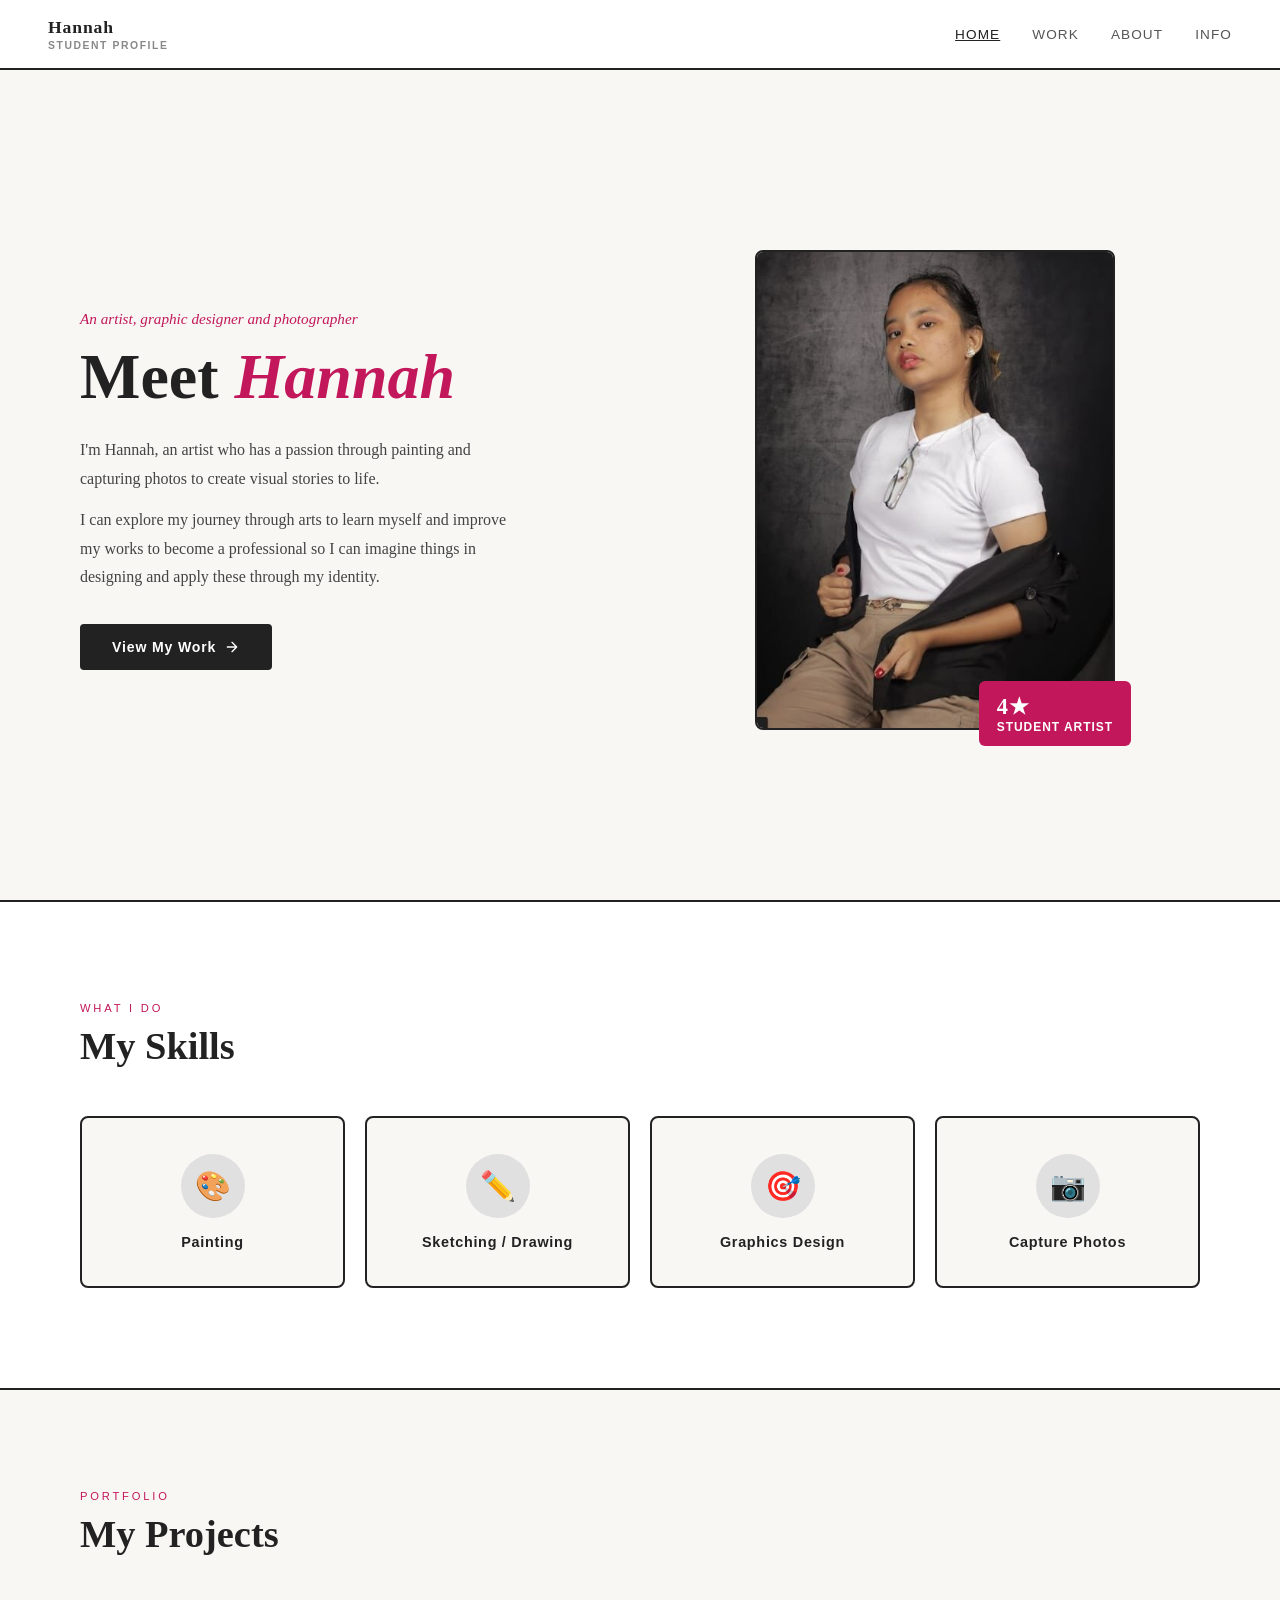
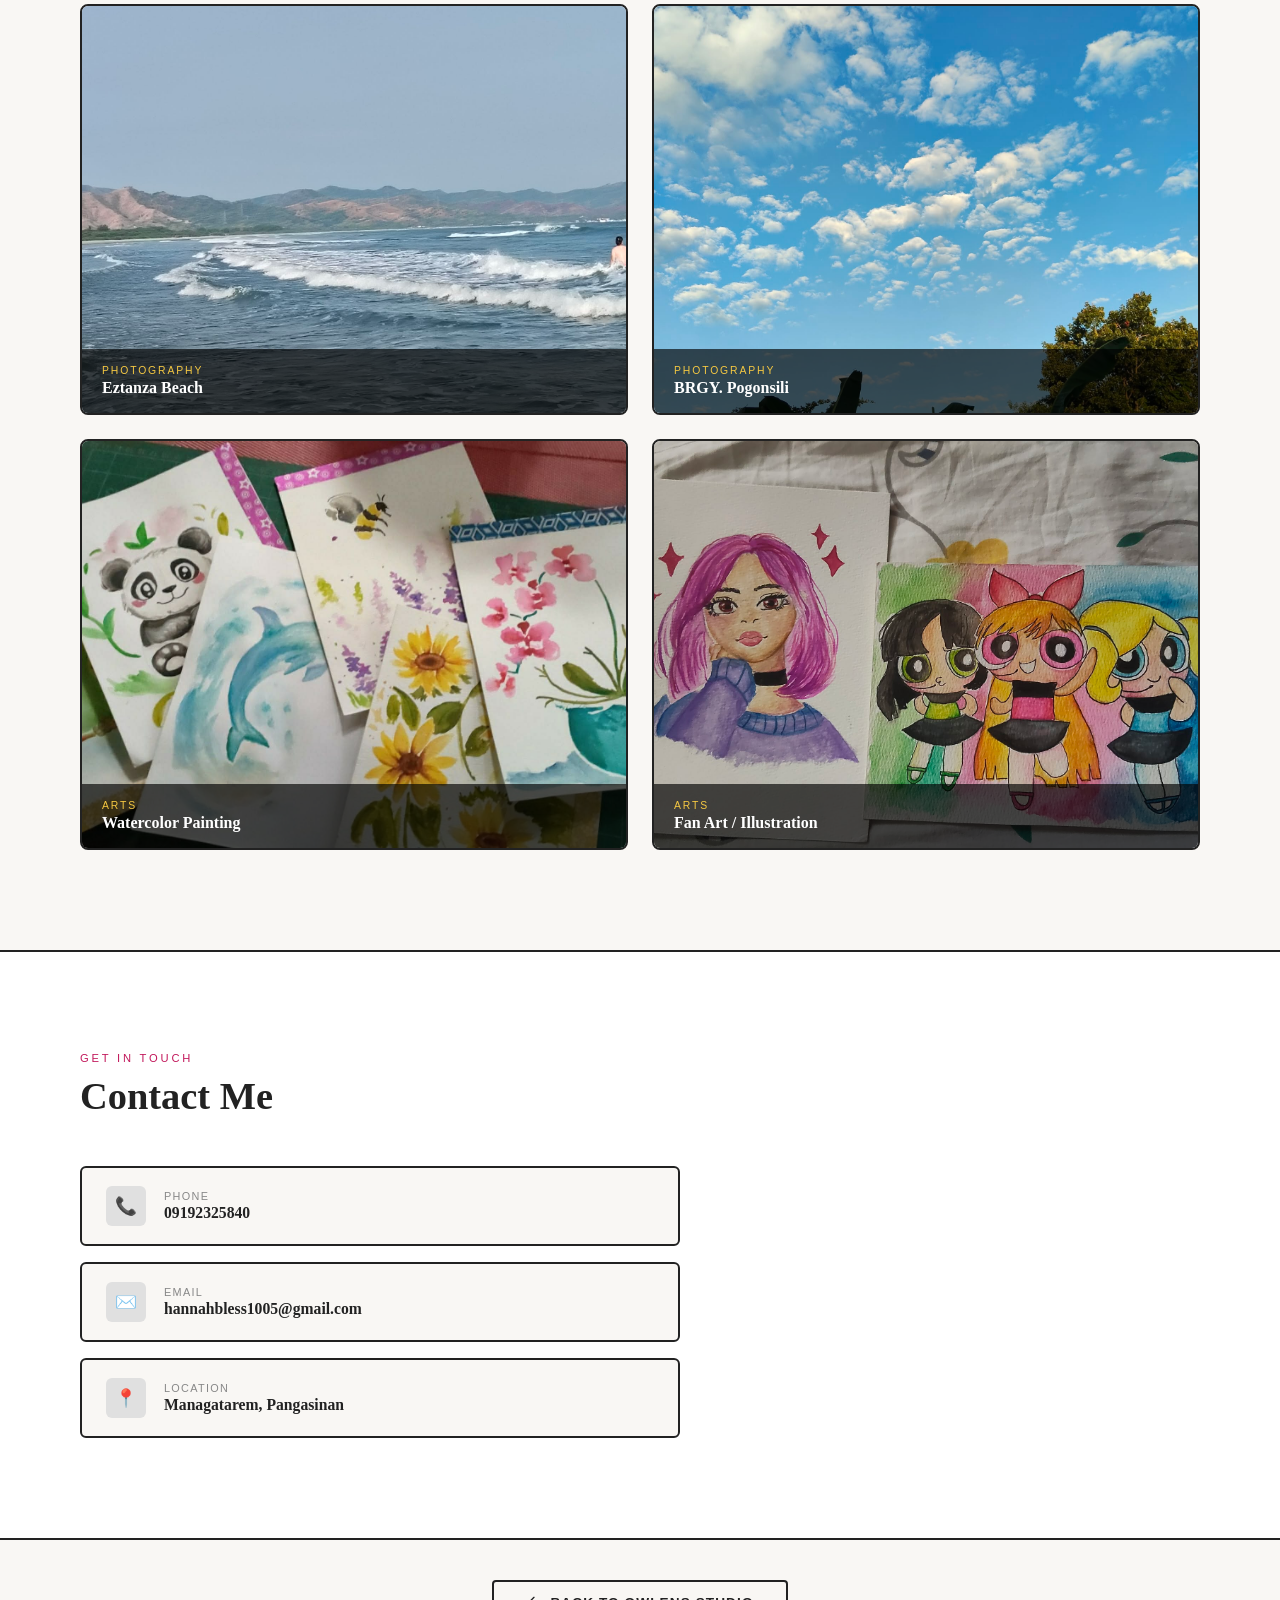
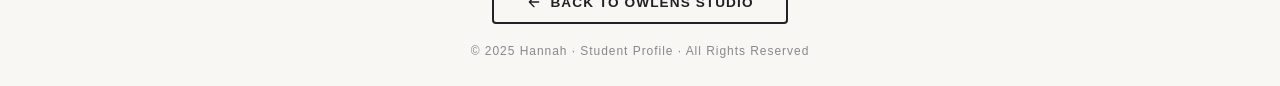
<file: Hannah Files/hannah.html>
<!DOCTYPE html>
<html lang="en">
<head>
  <meta charset="UTF-8" />
  <meta name="viewport" content="width=device-width, initial-scale=1.0"/>
  <title>Hannah – Student Profile</title>
  <link rel="stylesheet" href="style.css" />
</head>
<body>

<nav>
  <div class="nav-brand">Hannah<span>Student Profile</span></div>
  <ul class="nav-links">
    <li><a href="#home" class="active">Home</a></li>
    <li><a href="#work">Work</a></li>
    <li><a href="#about">About</a></li>
    <li><a href="#info">Info</a></li>
  </ul>
</nav>

<section id="home">
  <div class="hero-text">
    <p class="hero-subtitle">An artist, graphic designer and photographer</p>
    <h1 class="hero-title">Meet <em>Hannah</em></h1>
    <div class="hero-about">
      <p>I'm Hannah, an artist who has a passion through painting and capturing photos to create visual stories to life.</p>
      <p>I can explore my journey through arts to learn myself and improve my works to become a professional so I can imagine things in designing and apply these through my identity.</p>
    </div>
    <a href="#about" class="hero-cta">
      View My Work
      <svg viewBox="0 0 24 24" fill="none" stroke="currentColor" stroke-width="2" stroke-linecap="round" stroke-linejoin="round">
        <path d="M5 12h14M12 5l7 7-7 7"/>
      </svg>
    </a>
  </div>

  <div class="hero-image-wrap">
    <div style="position: relative; display: inline-block;">
      <div class="profile-card">
        <img class="profile-img" src="assets/Hannah Bless.jpg" alt="Hannah" />
      </div>
      <div class="badge"><strong>4★</strong>Student Artist</div>
    </div>
  </div>
</section>

<section id="work">
  <p class="section-label">What I Do</p>
  <h2 class="section-title">My Skills</h2>
  <div class="skills-grid">
    <div class="skill-card">
      <div class="skill-icon">🎨</div>
      <p class="skill-name">Painting</p>
    </div>
    <div class="skill-card">
      <div class="skill-icon">✏️</div>
      <p class="skill-name">Sketching / Drawing</p>
    </div>
    <div class="skill-card">
      <div class="skill-icon">🎯</div>
      <p class="skill-name">Graphics Design</p>
    </div>
    <div class="skill-card">
      <div class="skill-icon">📷</div>
      <p class="skill-name">Capture Photos</p>
    </div>
  </div>
</section>

<section id="about">
  <div class="projects-header">
    <p class="section-label">Portfolio</p>
    <h2 class="section-title">My Projects</h2>
  </div>
  <div class="projects-grid">
    <div class="project-card">
      <img class="project-img" src="assets/Eztanza Beach.jpg" alt="Eztanza Beach" />
      <div class="project-info">
        <p class="project-tag">Photography</p>
        <p class="project-name">Eztanza Beach</p>
      </div>
    </div>
    <div class="project-card">
      <img class="project-img" src="assets/Photog brgy Pogonsili.jpg" alt="BRGY. Pogonsili" />
      <div class="project-info">
        <p class="project-tag">Photography</p>
        <p class="project-name">BRGY. Pogonsili</p>
      </div>
    </div>
    <div class="project-card">
      <img class="project-img" src="assets/Arts(Watercolor).jpg" alt="Watercolor Painting" />
      <div class="project-info">
        <p class="project-tag">Arts</p>
        <p class="project-name">Watercolor Painting</p>
      </div>
    </div>
    <div class="project-card">
      <img class="project-img" src="assets/Arts _ Watercolor.jpg" alt="Fan Art" />
      <div class="project-info">
        <p class="project-tag">Arts</p>
        <p class="project-name">Fan Art / Illustration</p>
      </div>
    </div>
  </div>
</section>

<section id="info">
  <div class="contact-inner">
    <p class="section-label">Get in Touch</p>
    <h2 class="section-title">Contact Me</h2>
    <div class="contact-links">
      <a href="tel:09192325840" class="contact-item">
        <div class="contact-icon">📞</div>
        <div>
          <p class="contact-label">Phone</p>
          <p class="contact-value">09192325840</p>
        </div>
      </a>
      <a href="mailto:hannahbless1005@gmail.com" class="contact-item">
        <div class="contact-icon">✉️</div>
        <div>
          <p class="contact-label">Email</p>
          <p class="contact-value">hannahbless1005@gmail.com</p>
        </div>
      </a>
      <div class="contact-item">
        <div class="contact-icon">📍</div>
        <div>
          <p class="contact-label">Location</p>
          <p class="contact-value">Managatarem, Pangasinan</p>
        </div>
      </div>
    </div>
  </div>
</section>

<footer>
  <a href="../index.html" class="back-btn">
    <svg viewBox="0 0 24 24" fill="none" stroke="currentColor" stroke-width="2" stroke-linecap="round" stroke-linejoin="round">
      <path d="M19 12H5M12 19l-7-7 7-7"/>
    </svg>
    Back to Owlens Studio
  </a>
  <p>© 2025 Hannah · Student Profile · All Rights Reserved</p>
</footer>

<script src="script.js"></script>
</body>
</html>
</file>
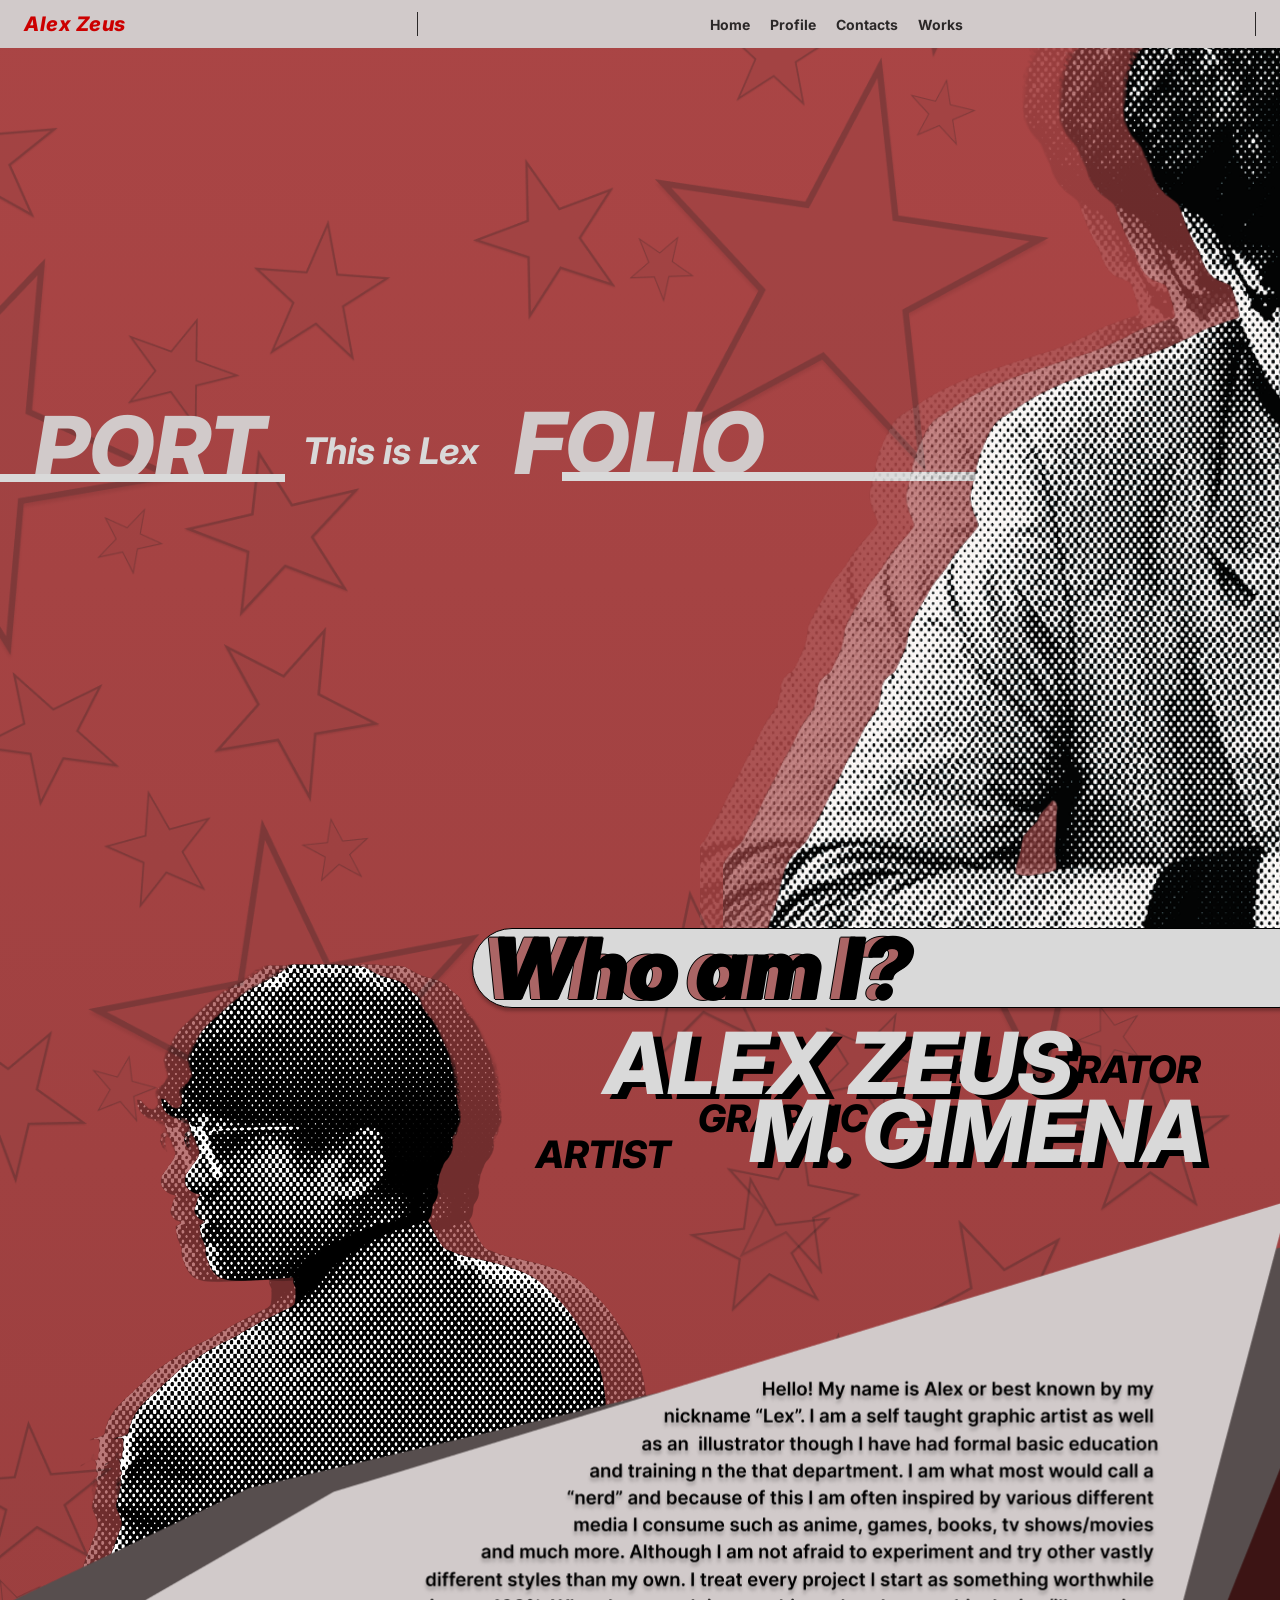
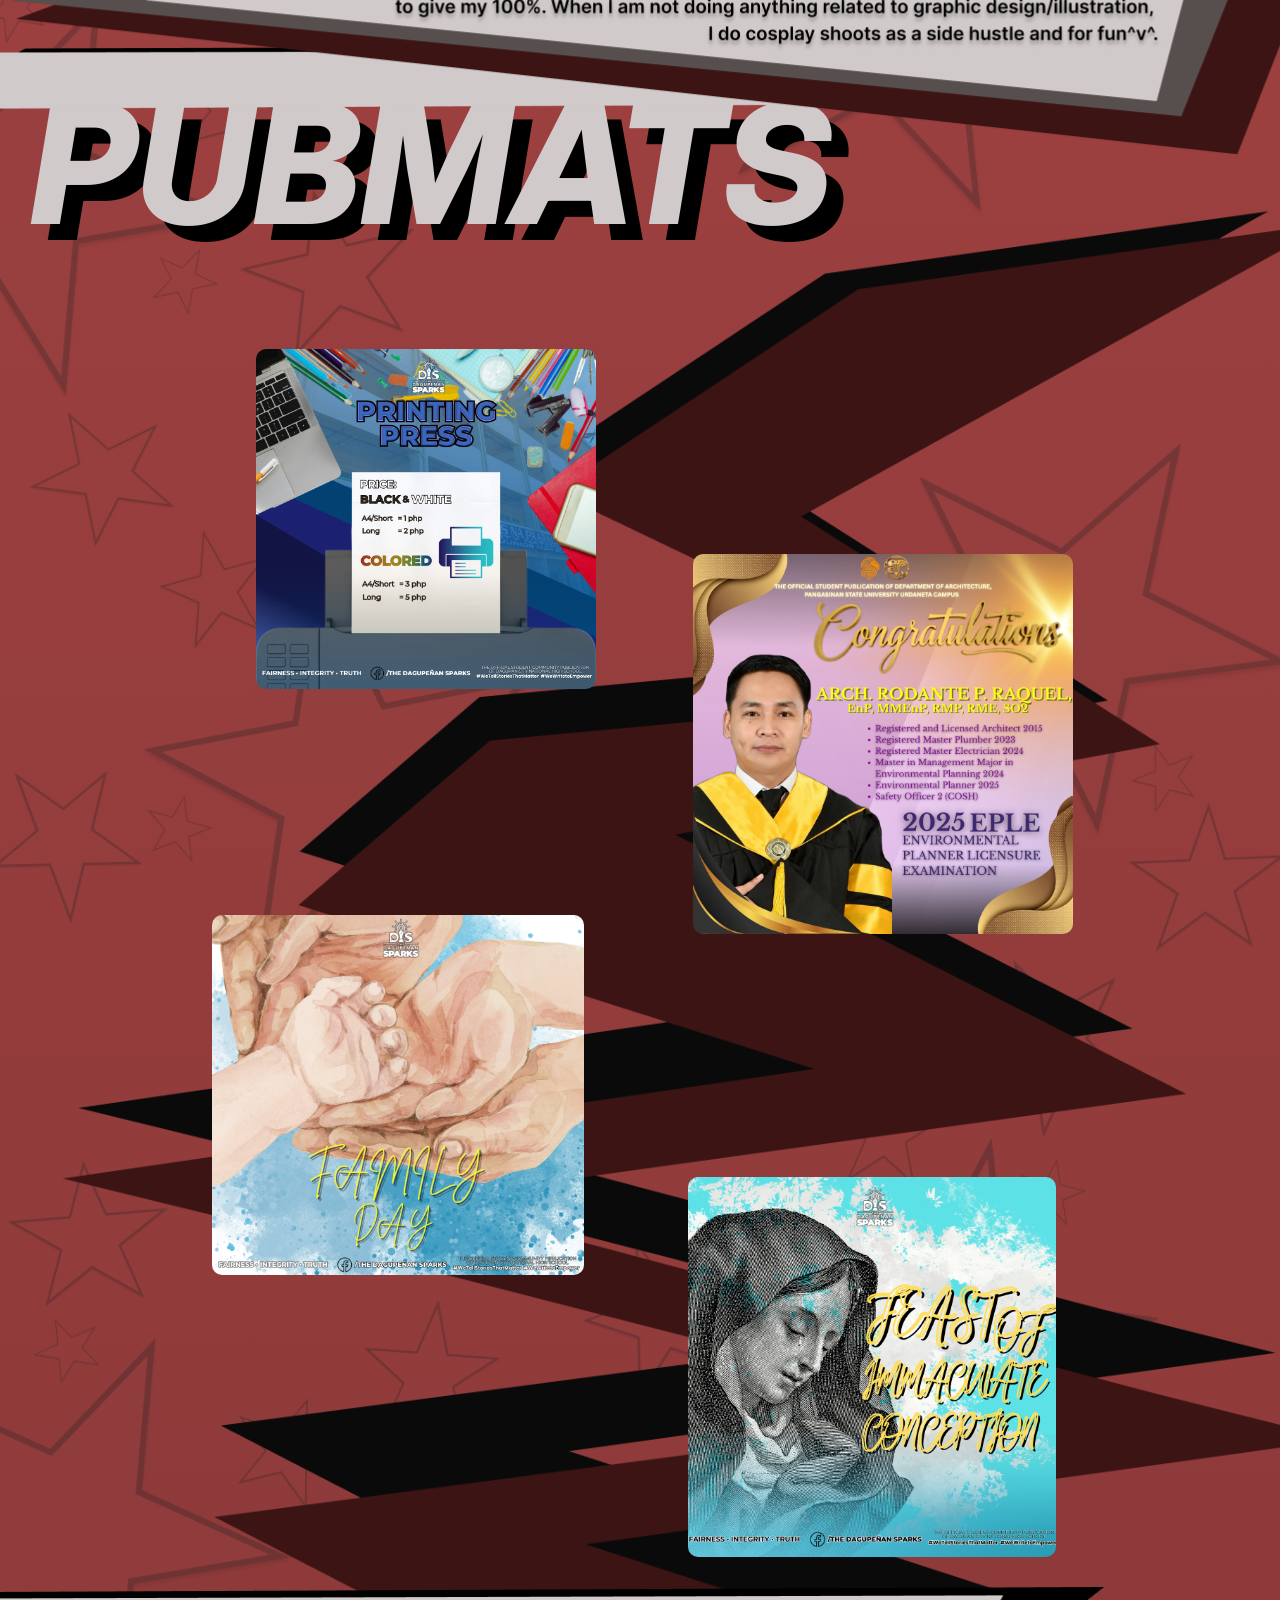
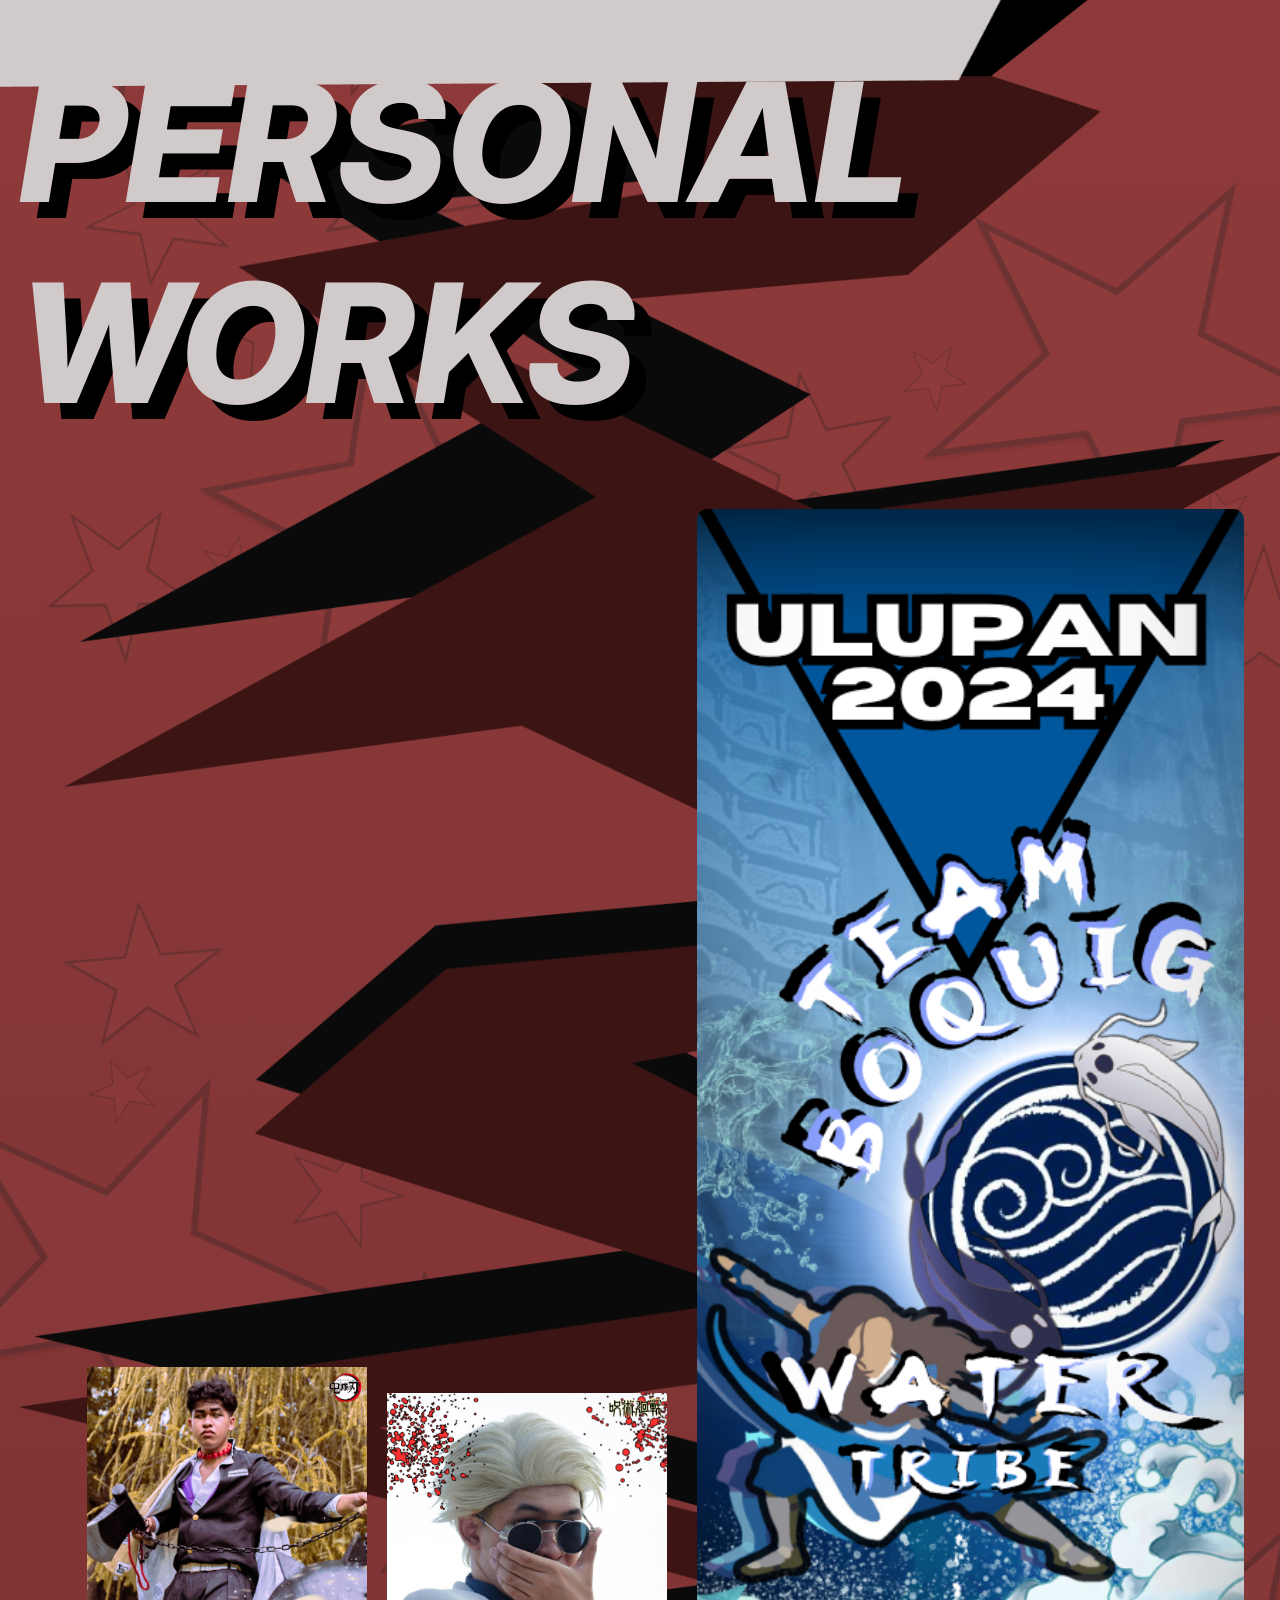
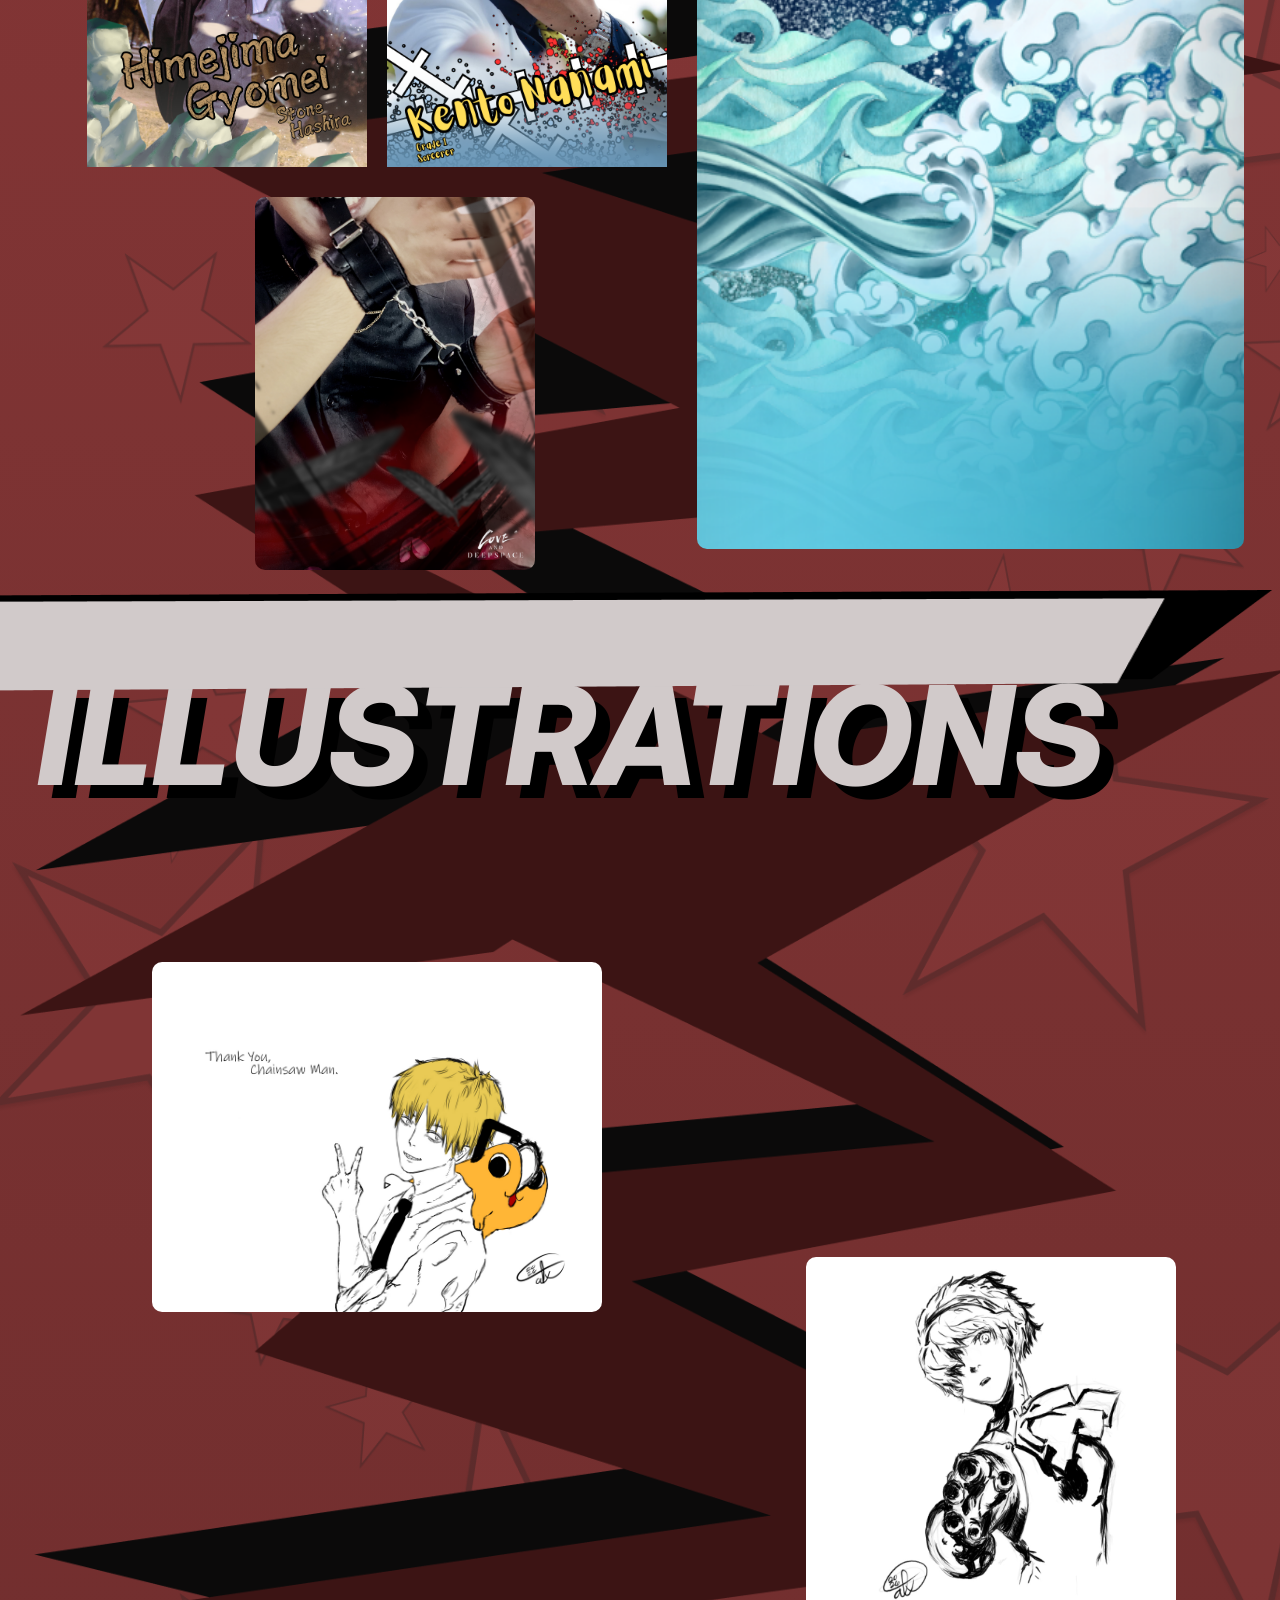
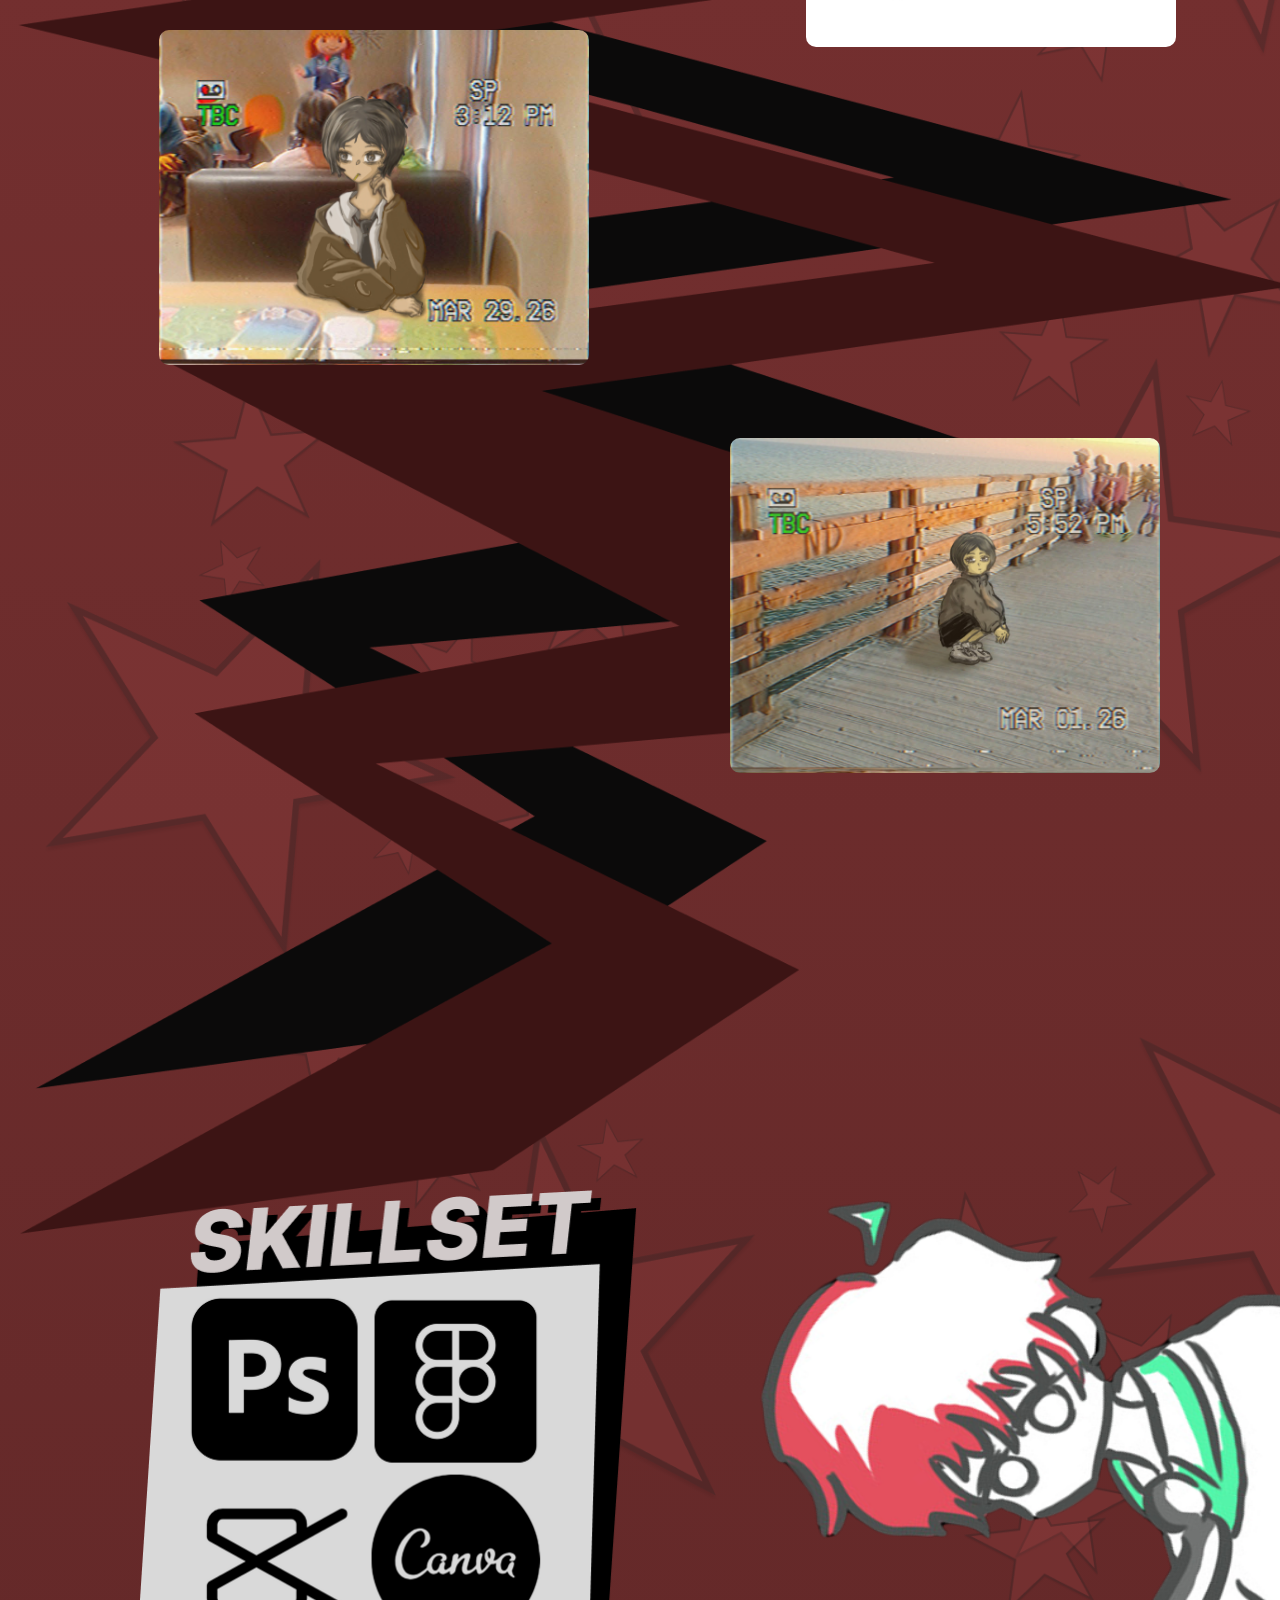
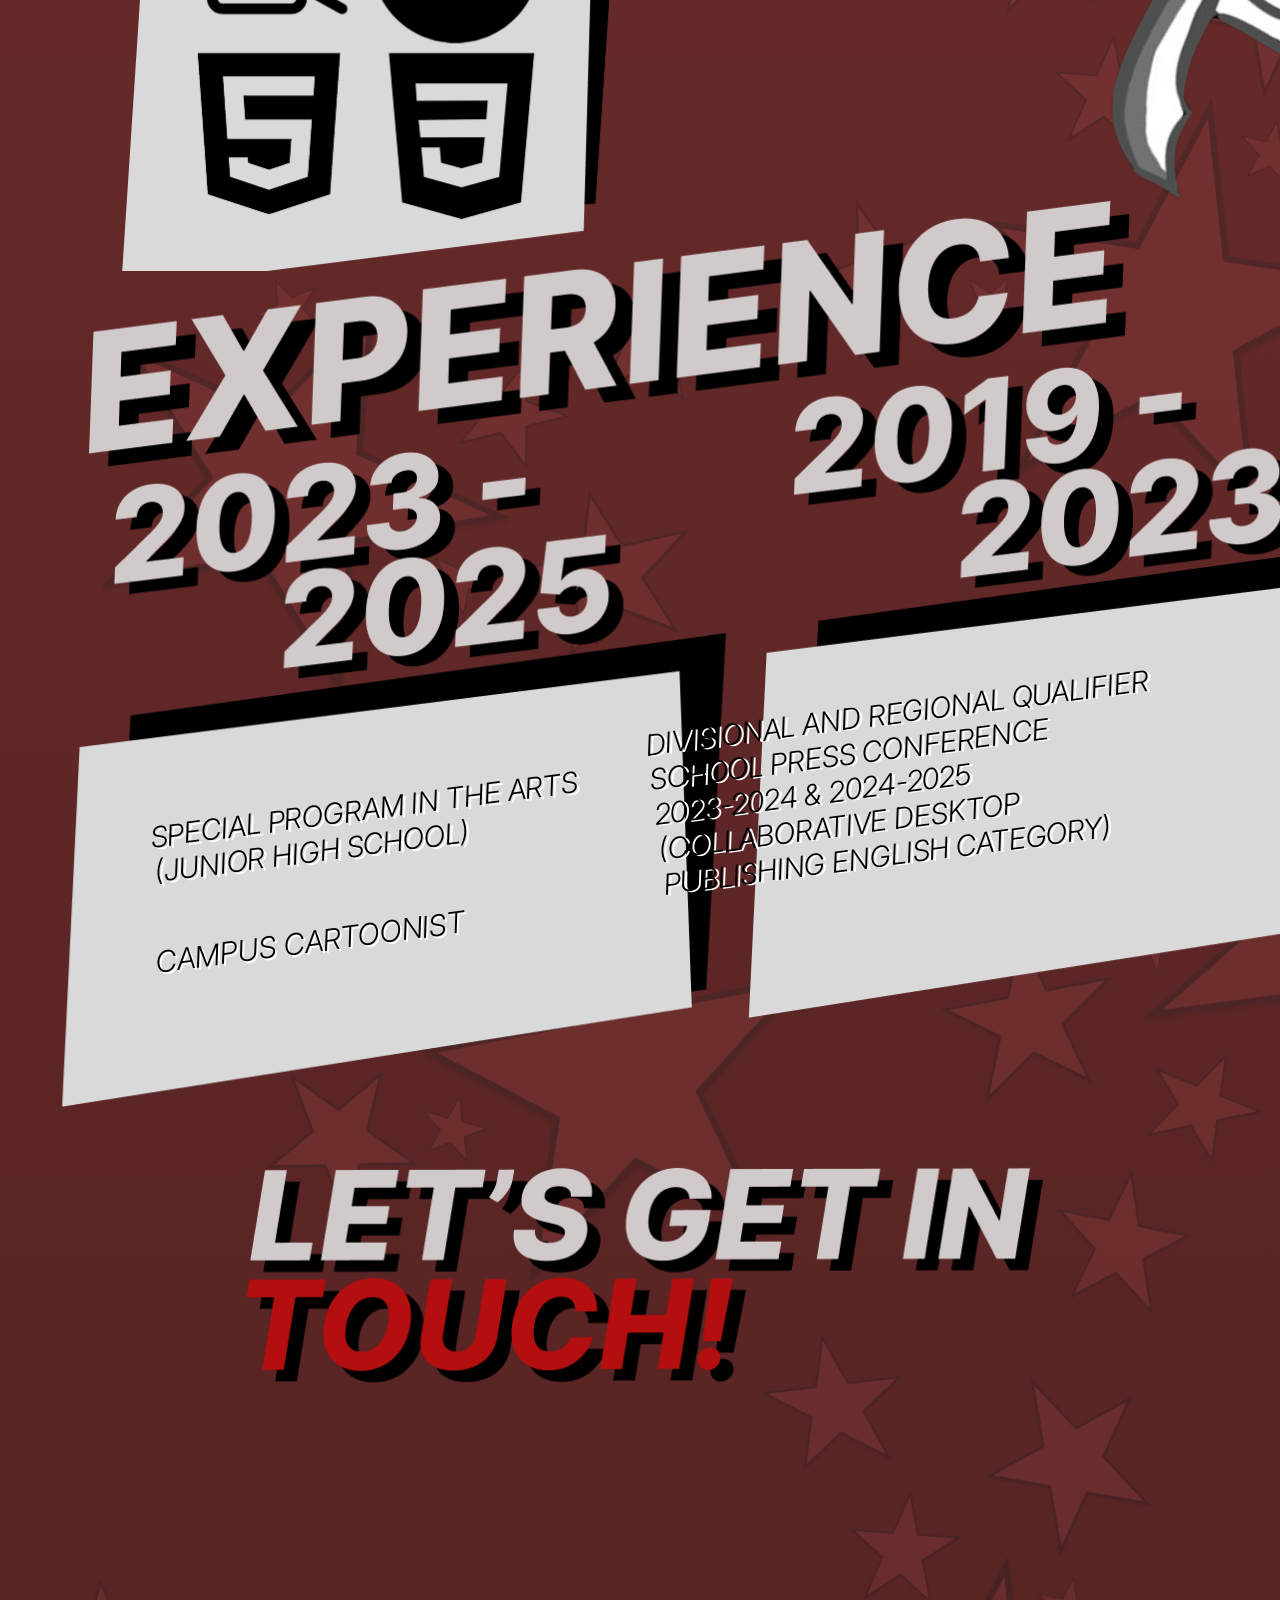
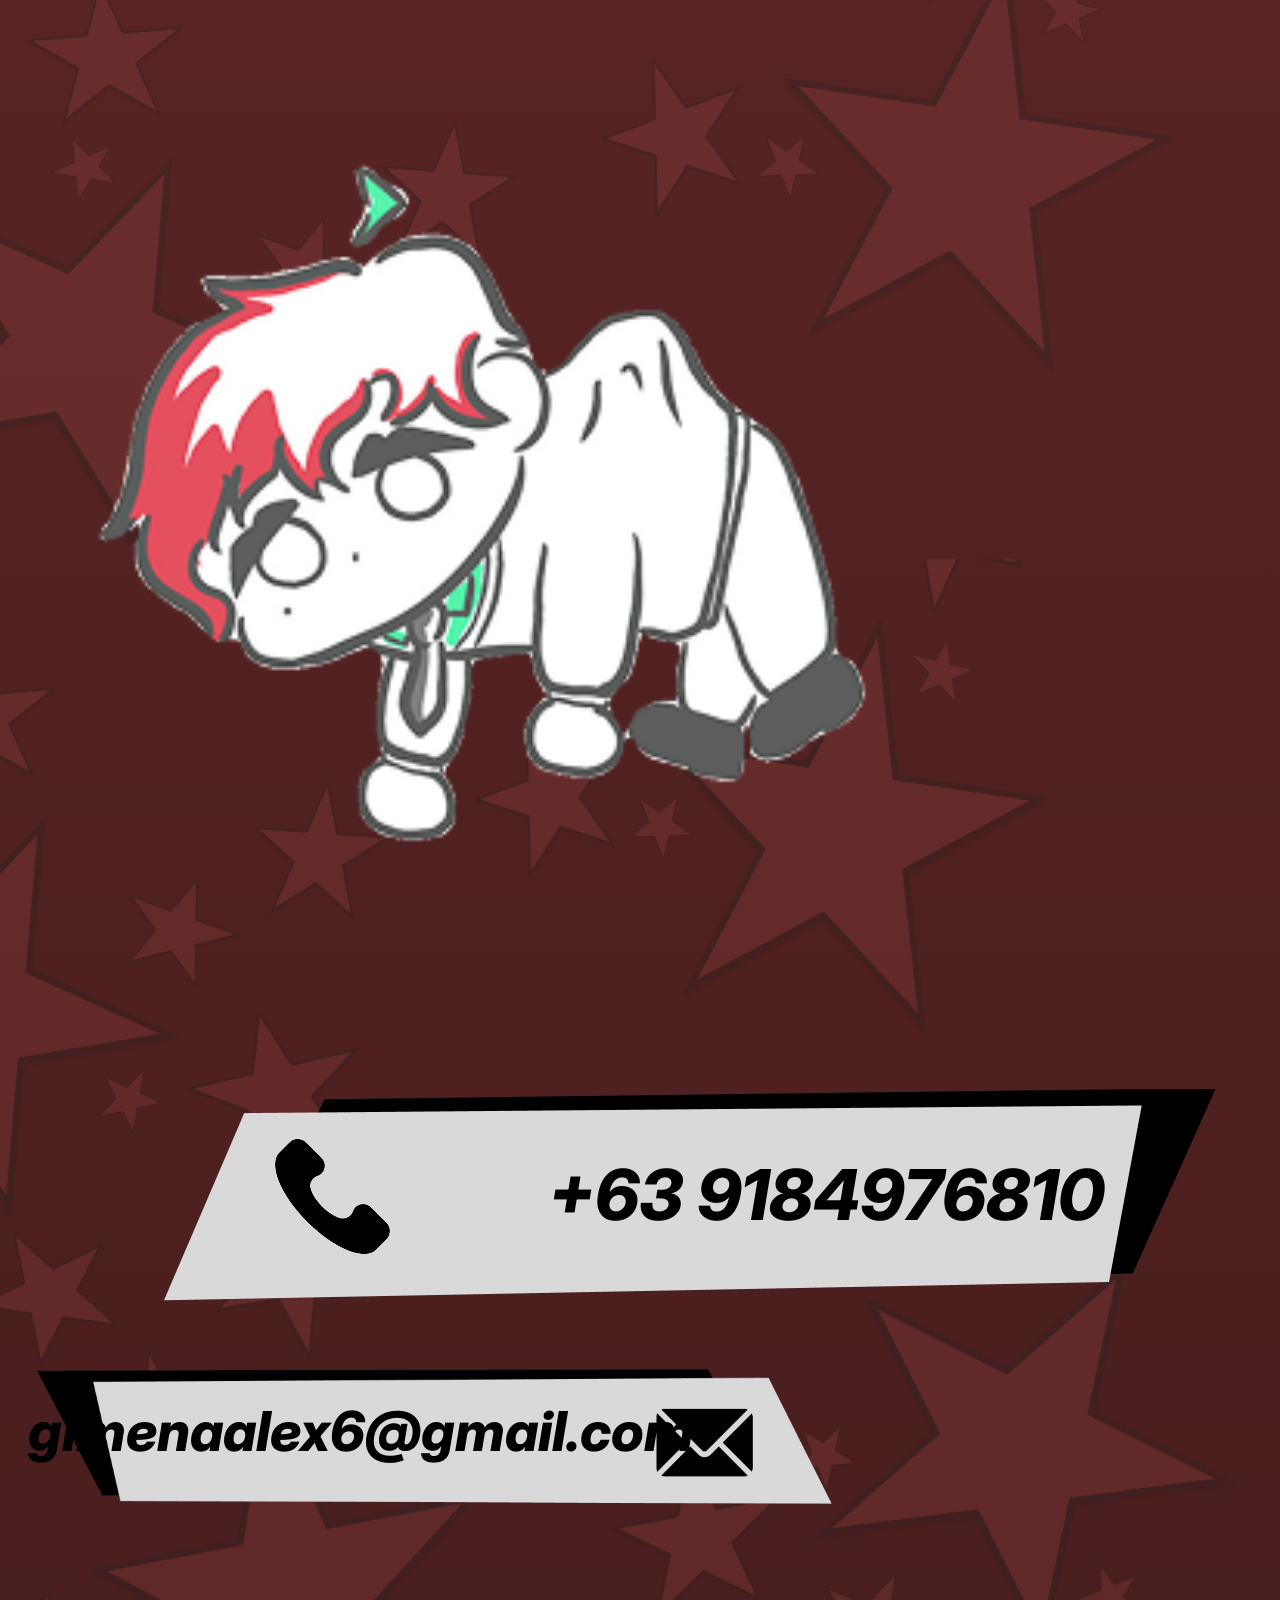
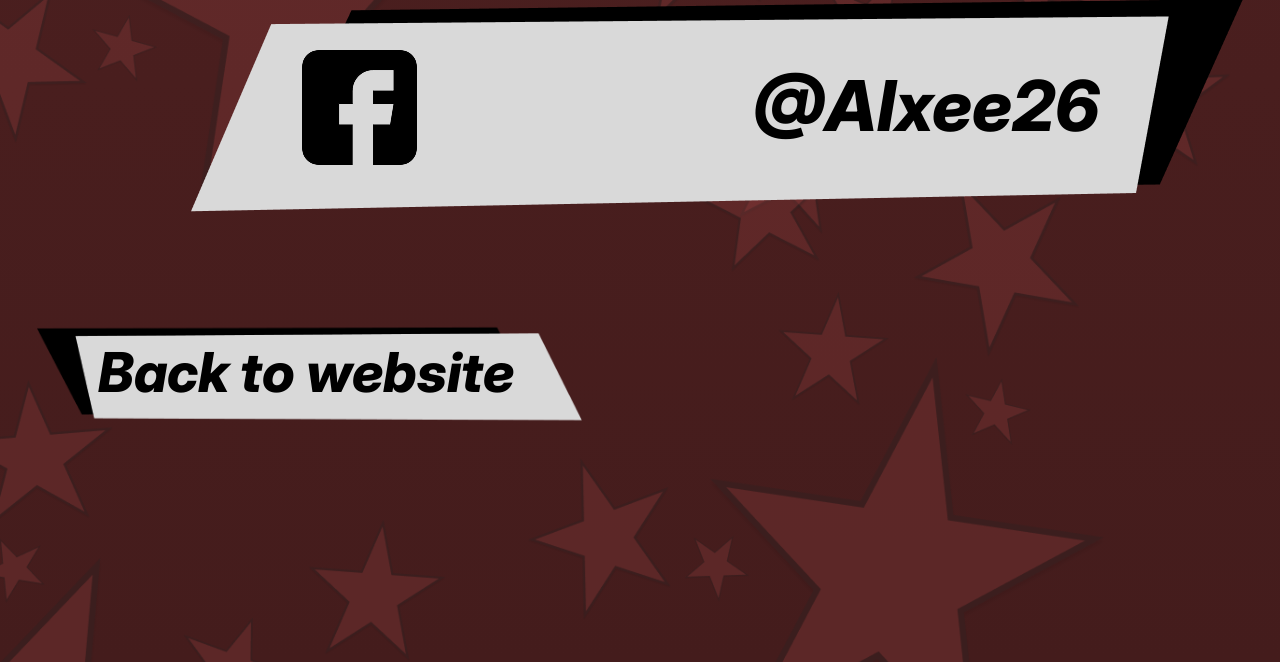
<file: Zeus Files/Zeus.html>
<!DOCTYPE html>
<html>
  <head>
    <meta charset="utf-8" />
    <meta name="viewport" content="initial-scale=1, width=device-width" />
    <link rel="stylesheet" href="Zeusglobal.css" />
    <link rel="stylesheet" href="Zeus.css" />
    <link
      rel="stylesheet"
      href="https://fonts.googleapis.com/css2?family=Inter:ital,wght@0,700;1,300;1,700;1,800&display=swap"
    />
    <script src="Zeus.js" defer></script>
  </head>
  <body>
    <div class="zeus-2">

      <header class="top-ui" data-scroll-to="Top">
        <div class="line-parent">
          <b class="nav-logo">Alex Zeus</b>
          <div class="frame-child"></div>
          <div class="frame-wrapper">
            <nav class="frame-parent">
              <div class="home-wrapper">
                <b class="home" id="Home">Home</b>
              </div>
              <div class="home-container">
                <b class="home3" id="Profile">Profile</b>
              </div>
              <b class="home4" id="Contacts">Contacts</b>
              <b class="home5" id="Works">Works</b>
            </nav>
          </div>
          <div class="frame-child"></div>
        </div>
      </header>

      <section class="rectangle-parent">
        <div class="frame-inner"></div>
        <div class="rectangle-div"></div>
        <div class="home-pic">
          <img class="untitled-design-6-2" data-scroll-to="Personal website assets/Home pic 3.png" alt="Home pic 3" src="Personal website assets/Home pic 3.png" />
          <img class="untitled-design-6-3" alt="" src="Personal website assets/Home pic 2.png" />
          <img class="untitled-design-6-1" alt="" src="Personal website assets/Home pic 1.png" />
        </div>
        <div class="intro-pic">
          <img class="untitled-design-2-2" alt="" src="Personal website assets/Intro pic 1.png" />
          <img class="untitled-design-2-3" alt="" src="Personal website assets/Intro pic 2.png" />
          <img class="untitled-design-2-1" alt="" src="Personal website assets/Intro pic 3.png" />
          <h2 class="graphic">GRAPHIC</h2>
          <div class="alex-zeus-parent">
            <h2 class="alex-zeus">ALEX ZEUS</h2>
            <div class="alex-zeus-wrapper">
              <h2 class="alex-zeus2">ALEX ZEUS</h2>
            </div>
          </div>
        </div>
        <img class="about-me-icon" alt="about me" src="Personal website assets/About me.png" />
      </section>

      <div class="prints-container-wrapper">
        <div class="prints-container">
          <div class="port-wrapper">
            <h2 class="port" data-scroll-to="pORTText">PORT</h2>
          </div>
          <div class="this-is-lex-wrapper">
            <h2 class="this-is-lex">This is Lex</h2>
          </div>
          <h2 class="folio">FOLIO</h2>
        </div>
      </div>

      <section class="zeus-2-inner">
        <div class="frame-group">
          <div class="rectangle-group">
            <div class="frame-child2"></div>
            <div class="identity-info">
              <h2 class="who-am-i" data-scroll-to="whoAmI1">Who am I?</h2>
              <h2 class="who-am-i2">Who am I?</h2>
            </div>
          </div>
          <div class="this-is-lex-button">
            <div class="frame-container">
              <div class="illustrator-wrapper">
                <h2 class="illustrator">ILLUSTRATOR</h2>
              </div>
              <div class="frame-div">
                <div class="artist-wrapper">
                  <h2 class="artist">ARTIST</h2>
                </div>
                <div class="m-gimena-parent">
                  <h2 class="m-gimena">M. GIMENA</h2>
                  <div class="artist-container">
                    <h2 class="m-gimena2">M. GIMENA</h2>
                  </div>
                </div>
              </div>
            </div>
          </div>
        </div>
      </section>

      <section class="contact-info">
        <div class="illustration-container">
          <h2 class="pubmats" data-scroll-to="Pubmats">PUBMATS</h2>
          <h1 class="pubmats2">PUBMATS</h1>
          <img class="illustration-container-child" loading="lazy" alt="" src="Personal website assets/Head Pubmat.png" />
        </div>
      </section>

      <section class="contact-fields">
        <div class="frame-parent2">
          <div class="printing-press-parent">
            <img class="printing-press-icon" loading="lazy" alt="" src="Personal website assets/Printing Press.png" />
            <div class="family-day-wrapper">
              <img class="family-day-icon" loading="lazy" alt="" src="Personal website assets/Family day.png" />
            </div>
          </div>
          <div class="works-toggle-wrapper">
            <div class="works-toggle">
              <img class="psu-icon" loading="lazy" alt="" src="Personal website assets/PSU.png" />
              <div class="feast-wrapper">
                <img class="feast-icon" loading="lazy" alt="" src="Personal website assets/Feast.png" />
              </div>
            </div>
          </div>
        </div>
        <img class="contact-fields-child" loading="lazy" alt="" src="Personal website assets/Head Personal Works.png" />
      </section>

      <section class="zeus-2-child">
        <div class="frame-parent3">
          <div class="personal-works-parent">
            <i class="personal-works">PERSONAL<br/>WORKS</i>
            <i class="personal-works2">PERSONAL<br/>WORKS</i>
          </div>
          <div class="illustration-cards-wrapper">
            <div class="illustration-cards">
              <div class="illustration-cards-inner">
                <div class="frame-parent4">
                  <div class="frame-parent5">
                    <section class="gyomei-wrapper">
                      <div class="gyomei">
                        <img class="gyomei-child" alt="gyomei" src="Personal website assets/Gyomei.png" />
                      </div>
                    </section>
                    <div class="nanami">
                      <img class="gyomei-child" alt="nanami" src="Personal website assets/Nanami.png" />
                    </div>
                  </div>
                  <div class="sylus-wrapper">
                    <img class="sylus-icon" alt="sylus" src="Personal website assets/Sylus.png" />
                  </div>
                </div>
              </div>
              <img class="banner-icon" alt="" src="Personal website assets/Water Tribe Banner.png" />
            </div>
          </div>
        </div>
      </section>

      <section class="illustrations-header-wrapper">
        <div class="illustration-container">
          <h2 class="illustrations">ILLUSTRATIONS</h2>
          <h2 class="illustrations2">ILLUSTRATIONS</h2>
          <img class="illustrations-header-child" alt="illustration" src="Personal website assets/Head Illustration.png" />
        </div>
      </section>

      <main class="frame-main">
        <div class="frame-parent6">
          <div class="chainsaw-man-parent">
            <img class="chainsaw-man-icon" alt="csm" src="Personal website assets/csm.jpg" />
            <section class="aigis">
              <div class="group-div">
                <img class="instance-child" alt="aigis" src="Personal website assets/Aigis.jpg" />
              </div>
            </section>
          </div>
          <div class="jbee-parent">
            <img class="jbee-icon" alt="jolli" src="Personal website assets/Delulu.jpg" />
            <img class="elyu-icon" alt="elyu" src="Personal website assets/bruh.jpg" />
            <div class="skillset">
              <img class="skillset-child" alt="skillset" src="Personal website assets/Skillset.png" />
            </div>
            <img class="avatar-1-icon" alt="Avatar 1" src="Personal website assets/Avatar 1.png" />
            <img class="group-icon" alt="Experience" src="Personal website assets/Experience (1).png" />
            <img class="frame-child3" alt="Jhs" src="Personal website assets/JHS.png" />
            <img class="frame-child4" alt="Shs" src="Personal website assets/SHS.png" />
            <div class="frame-parent7">
              <img class="frame-child5" alt="Boxes" src="Personal website assets/Box.png" />
              <i class="special-program-in">SPECIAL PROGRAM IN THE ARTS<br />(JUNIOR HIGH SCHOOL)</i>
              <i class="special-program-in2">SPECIAL PROGRAM IN THE ARTS<br />(JUNIOR HIGH SCHOOL)</i>
              <i class="campus-cartoonist">CAMPUS CARTOONIST</i>
              <i class="campus-cartoonist2">CAMPUS CARTOONIST</i>
            </div>
            <img class="frame-child8" alt="Boxes" src="Personal website assets/Box.png" />
            <i class="divisional-and-regional">DIVISIONAL AND REGIONAL QUALIFIER<br/>
              SCHOOL PRESS CONFERENCE<br/>2023-2024 &amp; 2024-2025
              <br />(COLLABORATIVE DESKTOP<br/>PUBLISHING ENGLISH CATEGORY)</i>
            <i class="divisional-and-regional2">DIVISIONAL AND REGIONAL QUALIFIER<br/>
              SCHOOL PRESS CONFERENCE<br/>2023-2024 &amp; 2024-2025
              <br/>(COLLABORATIVE DESKTOP<br/>PUBLISHING ENGLISH CATEGORY)</i>
          </div>
        </div>
      </main>

      <section class="contacts-panel">
        <div class="illustrator-container">
          <div class="illustrations-buttons-parent">
            <div class="illustrations-buttons">
              <img
                class="lets-get-in-touch"
                data-scroll-to="lets-get-in-touch"
                alt="Let's get in touch"
                src="Personal website assets/Let_s get in touch!.png"
              />
            </div>
            <img class="avatar-chibi-icon" alt="chibi" src="Personal website assets/Avatar chibi.png" />
          </div>
          <div class="illustrator-container-inner">
            <div class="frame-parent8">
              <div class="frame-wrapper2">
                <div class="fb-parent">
                  <div class="fb">
                    <img class="fb-child" alt="Phone" src="Personal website assets/Phone Back.png" />
                    <h2 class="profile-data">+63 9184976810</h2>
                  </div>
                  <section class="details-layout">
                    <div class="email">
                      <img class="email-child" alt="email" src="Personal website assets/Email Back.png" />
                      <div class="address-details">
                        <h2 class="gimenaalex6gmailcom">gimenaalex6@gmail.com</h2>
                      </div>
                    </div>
                  </section>
                </div>
              </div>
              <div class="fb2">
                <img class="fb-child" alt="FB" src="Personal website assets/FB Back.png" />
                <a href="https://web.facebook.com/Alxee26" class="alxee26-link" target="_blank">
                  <h2 class="alxee26">@Alxee26</h2>
                </a>
              </div>
              <section class="details-layout">
                <div class="email portfolio-link-card">
                  <img class="email-child portfolio-link-bg" alt="" src="Personal website assets/Group 82.png" />
                  <div class="address-details">
                    <a href="../index.html" class="alxee26-link">
                      <h2 class="portfolio-link-text">Back to website</h2>
                    </a>
                  </div>
                </div>
              </section>
            </div>
          </div>
        </div>
      </section>

    </div>
  </body>
</html>
</file>
<file: style.css>
* { box-sizing: border-box; margin: 0; padding: 0; }
html { scroll-behavior: smooth; }
body { font-family: Verdana, sans-serif; background: #fff; color: #1a1a1a; line-height: 1.6; overflow-x: hidden; }
img { display: block; width: 100%; }
a { text-decoration: none; color: inherit; }

/* NAV */
nav {
  position: fixed; top: 0; left: 0; right: 0; z-index: 100;
  display: flex; align-items: center; justify-content: space-between;
  padding: 0 60px; height: 68px;
  background: rgba(255,255,255,0.97);
  backdrop-filter: blur(12px);
  border-bottom: 1px solid #e8e5de;
}
nav .logo { font-size: 1.2rem; font-weight: 700; color: #1a1a1a; }
nav ul { display: flex; gap: 32px; list-style: none; align-items: center; }
nav ul a { font-size: 0.78rem; font-weight: 600; letter-spacing: 0.06em; text-transform: uppercase; color: #7a7670; transition: color 0.2s; }
nav ul a:hover { color: #c8a96e; }
nav ul .cta { background: #1a1a1a; color: #fff !important; padding: 9px 22px; border-radius: 2px; }
nav ul .cta:hover { background: #c8a96e !important; }

/* REVEAL */
.reveal { opacity: 0; transform: translateY(28px); transition: opacity 0.6s, transform 0.6s; }
.reveal.visible { opacity: 1; transform: none; }

/* HERO */
#hero { min-height: 100vh; display: grid; grid-template-columns: 1fr 1fr; padding-top: 68px; overflow: hidden; }
.hero-left { display: flex; flex-direction: column; justify-content: center; padding: 80px 60px; }
.tag { font-size: 0.72rem; font-weight: 700; letter-spacing: 0.18em; text-transform: uppercase; color: #c8a96e; margin-bottom: 20px; }
h1 { font-size: clamp(2rem, 4.5vw, 4.5rem); font-weight: 700; line-height: 1.1; letter-spacing: -1.5px; margin-bottom: 24px; }
h1 em { font-style: italic; color: #c8a96e; }
.sub { font-size: 0.95rem; color: #7a7670; max-width: 400px; margin-bottom: 40px; line-height: 1.8; }
.buttons { display: flex; gap: 14px; flex-wrap: wrap; }
.btn { display: inline-block; padding: 14px 32px; font-family: Verdana, sans-serif; font-size: 0.78rem; font-weight: 700; letter-spacing: 0.08em; text-transform: uppercase; border-radius: 2px; transition: background 0.2s, color 0.2s, border-color 0.2s; }
.btn.dark { background: #1a1a1a; color: #fff; }
.btn.dark:hover { background: #c8a96e; }
.btn.light { border: 1.5px solid #ccc; color: #1a1a1a; }
.btn.light:hover { border-color: #c8a96e; color: #c8a96e; }
.stats { display: flex; gap: 36px; margin-top: 52px; padding-top: 36px; flex-wrap: wrap; }
.stats strong { font-size: 1.8rem; font-weight: 700; display: block; }
.stats span { font-size: 0.72rem; color: #7a7670; text-transform: uppercase; letter-spacing: 0.08em; margin-top: 2px; display: block; }
.hero-right { background: #f4f3ef; position: relative; overflow: hidden; }
.mosaic { display: grid; grid-template-columns: 1fr 1fr; grid-template-rows: 1fr 1fr; gap: 8px; width: 100%; height: 100%; padding: 20px; }
.mosaic img { border-radius: 2px; object-fit: cover; width: 100%; height: 100%; }
.mosaic img:nth-child(3) { grid-column: span 2; }
.badge { position: absolute; bottom: 28px; left: 28px; background: #fff; border-radius: 2px; padding: 12px 18px; box-shadow: 0 8px 32px rgba(0,0,0,0.08); font-size: 0.8rem; }
.badge strong { font-size: 1rem; font-weight: 700; display: block; margin-bottom: 2px; }

/* SECTIONS */
section { padding: 90px 60px; }
.tag { font-size: 0.72rem; font-weight: 700; letter-spacing: 0.18em; text-transform: uppercase; color: #c8a96e; margin-bottom: 12px; }
h2 { font-size: clamp(1.6rem, 3vw, 2.8rem); font-weight: 700; letter-spacing: -0.8px; line-height: 1.1; margin-bottom: 48px; }
h2 em { font-style: italic; color: #c8a96e; }

/* SERVICES */
#services { background: #fafaf8; }
.services-top { display: flex; justify-content: space-between; align-items: flex-end; margin-bottom: 52px; gap: 20px; flex-wrap: wrap; }
.services-top h2 { margin-bottom: 0; }
.services-intro { max-width: 340px; color: #7a7670; font-size: 0.9rem; line-height: 1.8; }
.services-grid { display: grid; grid-template-columns: 1fr 1fr; gap: 3px; }
.service { background: #fff; padding: 48px 44px; transition: box-shadow 0.3s; }
.service:hover { box-shadow: 0 20px 52px rgba(0,0,0,0.12); z-index: 1; position: relative; }
.service-icon { width: 48px; height: 48px; border-radius: 50%; background: #f0e4cc; display: flex; align-items: center; justify-content: center; margin-bottom: 24px; font-size: 1.3rem; }
.service h3 { font-size: 1.3rem; font-weight: 700; margin-bottom: 20px; letter-spacing: -0.3px; }
.service ul { list-style: none; display: flex; flex-direction: column; gap: 10px; }
.service li { font-size: 0.85rem; color: #7a7670; padding-left: 18px; position: relative; line-height: 1.5; }
.service li::before { content: '→'; position: absolute; left: 0; color: #c8a96e; font-size: 0.8rem; }
.service.dark { background: #1a1a1a; color: #fff; }
.service.dark h3 { color: #fff; }
.service.dark .service-icon { background: rgba(200,169,110,0.2); }
.service.dark li { color: rgba(255,255,255,0.6); }

/* GALLERY */
#gallery { background: #fff; }
#gallery h3 { font-size: 1rem; font-weight: 700; letter-spacing: -0.3px; margin: 32px 0 16px; }
.photo-grid { display: grid; grid-template-columns: repeat(4, 1fr); grid-template-rows: repeat(2, 200px); gap: 8px; margin-bottom: 60px; }
.ph { background: #f4f3ef; border-radius: 2px; overflow: hidden; transition: transform 0.3s, box-shadow 0.3s; }
.ph:hover { transform: scale(1.02); box-shadow: 0 20px 52px rgba(0,0,0,0.14); z-index: 1; position: relative; }
.ph img { width: 100%; height: 100%; object-fit: cover; }

/* ABOUT */
#about { background: #fafaf8; }
.about-grid { display: grid; grid-template-columns: 1fr 1fr; gap: 72px; align-items: center; margin-bottom: 64px; }
.about-grid > div p { color: #7a7670; font-size: 0.9rem; line-height: 1.9; margin-top: 16px; }
.about-visual { display: grid; grid-template-columns: 1fr 1fr; gap: 10px; }
.aph { border-radius: 2px; background: #e8e5de; overflow: hidden; height: 180px; }
.aph img { width: 100%; height: 100%; object-fit: cover; }
.aph.tall { height: 380px; grid-row: span 2; }
.team-row { overflow-x: auto; padding-bottom: 16px; -webkit-overflow-scrolling: touch; scrollbar-width: thin; scrollbar-color: #c8a96e #e8e5de; }
.team-track { display: flex; gap: 20px; min-width: max-content; justify-content: center; }
.team-card { width: 240px; background: #fff; border-radius: 4px; overflow: hidden; flex-shrink: 0; box-shadow: 0 4px 18px rgba(0,0,0,0.06); transition: transform 0.3s, box-shadow 0.3s; }
.team-card:hover { transform: translateY(-10px); box-shadow: 0 28px 56px rgba(0,0,0,0.12); }
.team-photo { height: 260px; overflow: hidden; }
.team-photo img { width: 100%; height: 100%; object-fit: cover; }
.team-body { padding: 20px; }
.team-body strong { font-size: 1.1rem; font-weight: 700; display: block; margin-bottom: 4px; }
.team-body span { font-size: 0.72rem; color: #7a7670; text-transform: uppercase; letter-spacing: 0.08em; display: block; margin-bottom: 16px; }
.btn-profile { display: block; text-align: center; border: 1.5px solid #ddd; color: #1a1a1a; padding: 10px; font-family: Verdana, sans-serif; font-size: 0.72rem; font-weight: 700; letter-spacing: 0.08em; text-transform: uppercase; border-radius: 2px; transition: background 0.2s, color 0.2s; }
.btn-profile:hover { background: #1a1a1a; color: #fff; border-color: #1a1a1a; }

/* CONTACT */
#contact { background: #fff; }
.contact-intro { max-width: 520px; color: #7a7670; font-size: 0.9rem; line-height: 1.8; margin-bottom: 48px; }
.contact-grid { display: grid; grid-template-columns: repeat(3, 1fr); gap: 3px; }
.contact-card { background: #fafaf8; padding: 40px 36px; transition: box-shadow 0.3s; }
.contact-card:hover { box-shadow: 0 20px 52px rgba(0,0,0,0.1); z-index: 1; position: relative; }
.contact-icon { width: 48px; height: 48px; background: #f0e4cc; border-radius: 50%; display: flex; align-items: center; justify-content: center; font-size: 1.2rem; margin-bottom: 16px; }
.contact-card small { font-size: 0.7rem; font-weight: 700; letter-spacing: 0.16em; text-transform: uppercase; color: #c8a96e; display: block; margin-bottom: 8px; }
.contact-card strong { font-size: 1.1rem; font-weight: 700; line-height: 1.4; display: block; margin-bottom: 8px; letter-spacing: -0.2px; }
.contact-card p { font-size: 0.82rem; color: #7a7670; line-height: 1.6; }
.socials { display: flex; align-items: center; gap: 14px; flex-wrap: wrap; margin-top: 40px; }
.socials span { font-size: 0.72rem; font-weight: 700; letter-spacing: 0.14em; text-transform: uppercase; color: #7a7670; }
.social { display: flex; align-items: center; gap: 7px; padding: 9px 16px; border: 1.5px solid #ddd; border-radius: 2px; font-size: 0.75rem; font-weight: 700; letter-spacing: 0.05em; text-transform: uppercase; color: #7a7670; transition: border-color 0.2s, color 0.2s; }
.social:hover { border-color: #c8a96e; color: #c8a96e; }
.social img { display: inline-block; width: 17px; height: 14px; vertical-align: middle; flex-shrink: 0; }

/* FOOTER */
footer { background: #1a1a1a; color: #fff; padding: 44px 60px; display: flex; align-items: center; justify-content: space-between; flex-wrap: wrap; gap: 12px; }
footer strong { font-size: 1.1rem; font-weight: 700; }
footer small { font-size: 0.78rem; color: rgba(255,255,255,0.4); }

/* MOBILE */
@media (max-width: 768px) {
  nav { padding: 12px 20px; height: auto; flex-wrap: wrap; gap: 8px; }
  nav .logo { width: 100%; }
  nav ul { gap: 8px; flex-wrap: nowrap; align-items: center; width: 100%; justify-content: space-between; }
  nav ul a { font-size: 0.62rem; white-space: nowrap; }
  nav ul .cta { padding: 7px 10px !important; font-size: 0.62rem !important; white-space: nowrap; flex-shrink: 0; }
  section { padding: 56px 20px; }
  #hero { grid-template-columns: 1fr; padding-top: 100px; }
  .hero-left { padding: 40px 20px; }
  .hero-right { height: 300px; }
  .services-top { flex-direction: column; align-items: flex-start; }
  .services-grid { grid-template-columns: 1fr; }
  .photo-grid { grid-template-columns: 1fr 1fr; grid-template-rows: repeat(4, 150px); }
  .about-grid { grid-template-columns: 1fr; gap: 36px; margin-bottom: 40px; }
  .about-visual { display: none; }
  .contact-grid { grid-template-columns: 1fr; }
  footer { padding: 28px 20px; flex-direction: column; text-align: center; }
}
</file>
<file: Ceanne Files/style.css>
/* RESET & ROOT */
*, *::before, *::after {
  margin: 0;
  padding: 0;
  box-sizing: border-box;
}

:root {
  --bg:         #0c0c0c;
  --surface:    #111111;
  --surface2:   #181818;
  --pink:       #e9bcff;
  --pink-light: #f3d9ff;
  --white:      #f5f5f5;
  --muted:      #ffffff;
  --border:     #222;
  --font:       'Poppins', sans-serif;
}

html { scroll-behavior: smooth; }

body {
  font-family: var(--font);
  background: var(--bg);
  color: var(--white);
}

/* NAV */
.nav {
  display: flex;
  align-items: center;
  justify-content: space-between;
  padding: 18px 60px;
  background: var(--bg);
  position: sticky;
  top: 0;
  z-index: 100;
  border-bottom: 1px solid var(--border);
}

.nav-logo {
  font-size: 1rem;
  color: var(--white);
  letter-spacing: 2px;
  text-transform: uppercase;
}

.nav-links {
  display: flex;
  gap: 36px;
}

.nav-links a {
  font-size: 0.85rem;
  color: var(--muted);
  text-decoration: none;
  letter-spacing: 1px;
  text-transform: uppercase;
  padding: 7px 16px;
  border-radius: 999px;
  transition: color 0.4s, background 0.4s;
}

.nav-links a:hover  { color: var(--white); }
.nav-links a.active { color: var(--white); background: #2a2a2a; }

/* SHARED SECTION */
.section {
  padding: 100px 60px;
  background: var(--bg);
}

.section-alt { background: var(--surface); }

.section-header {
  position: relative;
  text-align: center;
  margin-bottom: 4px;
}

.section-watermark {
  position: absolute;
  top: 40%;
  left: 50%;
  transform: translate(-50%, -50%);
  font-size: clamp(4rem, 10vw, 8rem);
  font-weight: 900;
  color: rgba(255,255,255,0.06);
  white-space: nowrap;
  pointer-events: none;
  user-select: none;
  letter-spacing: 4px;
  line-height: 1;
}

.section-title {
  font-size: clamp(2rem, 4vw, 3rem);
  color: var(--white);
  font-weight: 700;
  position: relative;
  z-index: 1;
}

.section-divider {
  width: 60px;
  height: 2px;
  background: var(--pink);
  margin: 0 auto 25px;
}

/* BUTTONS */
.btn-primary,
.btn-secondary {
  display: inline-block;
  padding: 13px 34px;
  font-size: 0.8rem;
  font-weight: 600;
  letter-spacing: 1.5px;
  text-transform: uppercase;
  text-decoration: none;
  border-radius: 2px;
  cursor: pointer;
  transition: background 0.4s, color 0.4s, transform 0.3s, box-shadow 0.4s;
}

.btn-primary {
  background: #e89cf1;
  color: #000;
  border: 2px solid var(--pink);
}

.btn-primary:hover {
  background: transparent;
  color: var(--pink);
  box-shadow: 0 0 20px rgba(160, 123, 179, 0.3);
  transform: translateY(-2px);
}

.btn-secondary {
  background: #000000;
  color: #b368b7;
  border: 2px solid var(--pink);
}

.btn-secondary:hover {
  background: transparent;
  color: var(--pink);
  box-shadow: 0 0 20px rgba(234,191,255,0.3);
  transform: translateY(-2px);
}

.btn-primary:active,
.btn-secondary:active {
  transform: translateY(0);
  box-shadow: none;
}

/* HERO */
.hero {
  display: flex;
  align-items: flex-center;
  justify-content: center;
  gap: 40px;
  min-height: 100vh;
  padding: 80px 80px 60px;
  position: relative;
  overflow: hidden;
}

.hero::before {
  content: '';
  position: absolute;
  top: -200px;
  left: -200px;
  width: 600px;
  height: 600px;
  background: radial-gradient(circle, rgba(234,191,255,0.08) 0%, transparent 70%);
  pointer-events: none;
}

.hero-text {
  display: flex;
  flex-direction: column;
  gap: 16px;
  max-width: 480px;
  flex: 1;
  animation: fadeUp 0.8s ease both;
}

.hero-text h1 {
  font-size: clamp(3rem, 6vw, 5.5rem);
  color: var(--white);
  line-height: 1.05;
  font-weight: 900;
}

.hero-text h1 span { color: var(--pink); }

.hero-sub {
  font-size: 0.95rem;
  color: var(--muted);
  line-height: 1.7;
  max-width: 380px;
  animation: fadeUp 0.8s 0.15s ease both;
}

/* Button row fix */
.hero-buttons {
  display: flex;
  flex-wrap: wrap;
  gap: 16px;
  margin-top: 12px;
  animation: fadeUp 0.8s 0.3s ease both;
}

.hero-buttons .btn-primary,
.hero-buttons .btn-secondary {
  margin-top: 0;
}

.hero-image {
  position: relative;
  right: -70px;
  top: -80px;
  display: flex;
  align-items: center;
  flex-shrink: 0;
  animation: fadeIn 1s 0.2s ease both;
}

.hero-image img {
  width: 550px;
  max-width: 50vw;
  object-fit: contain;
}

.sparkle {
  position: absolute;
  color: var(--pink);
  animation: spin 6s linear infinite;
  pointer-events: none;
}

.sparkle-1 { top: 5%;   right: -25px; font-size: 4rem; }
.sparkle-2 { bottom: 20%; left: -40px; font-size: 3rem; animation-duration: 4s; }

/* ABOUT */
.about-inner {
  display: flex;
  align-items: flex-start;
  gap: 100px;
  max-width: 1100px;
  margin: 0 auto;
}

.about-image { flex-shrink: 0; }
.about-image {
  position: relative;
}

.sparkle-about-3 {
  position: absolute;
  top: -8%;
  left: 55px;
  font-size: 2.2rem;
}

.about-image img {
  width: 420px;
  max-width: 40vw;
  margin-top: -155px;
  margin-left: 20px;
  object-fit: contain;
}

.about-text {
  display: flex;
  flex-direction: column;
  gap: 20px;
}

.about-text p {
  font-size: 0.95rem;
  color: var(--muted);
  line-height: 1.8;
}

.about-table {
  display: flex;
  flex-direction: column;
  gap: 10px;
  margin-top: 8px;
}

.about-row {
  display: flex;
  gap: 16px;
  align-items: center;
  font-size: 0.96rem;
}

.about-row .label {
  color: var(--white);
  font-weight: 600;
  min-width: 130px;
}

.about-row .value { color: var(--muted); }

/* SKILLS */
.skills-grid {
  display: flex;
  justify-content: center;
  align-items: center;
  gap: 40px;
  flex-wrap: wrap;
  max-width: 760px;
  margin: 0 auto;
}

.skill-card {
  display: flex;
  flex-direction: column;
  align-items: center;
  justify-content: center;
  gap: 16px;
  width: 200px;
  height: 200px;
  border: 1px solid var(--border);
  border-radius: 17px;
  background: var(--surface2);
  cursor: pointer;
  transition: border-color 0.4s, background 0.4s, transform 0.4s, box-shadow 0.4s;
  flex-shrink: 0;
}

.skill-card:hover {
  border-color: var(--pink);
  background: rgba(234,191,255,0.06);
  transform: translateY(-6px);
  box-shadow: 0 12px 40px rgba(234,191,255,0.15);
}

.skill-card .icon {
  width: 48px;
  height: 48px;
  display: flex;
  align-items: center;
  justify-content: center;
  transition: transform 0.4s;
}

.skill-card .icon svg {
  width: 41px;
  height: 36px;
  stroke: var(--muted);
  fill: none;
  stroke-width: 1.5;
  stroke-linecap: round;
  stroke-linejoin: round;
  transition: stroke 0.4s;
}

.skill-card:hover .icon     { transform: scale(1.12); }
.skill-card:hover .icon svg { stroke: var(--pink); }

.skill-name {
  font-size: 0.75rem;
  font-weight: 600;
  letter-spacing: 2px;
  text-transform: uppercase;
  color: var(--white);
  text-align: center;
}

/* INTERESTS */
.interests-grid {
  display: flex;
  flex-direction: column;
  gap: 10px;
  max-width: 1100px;
  margin: 0 auto;
}

.interests-row {
  display: flex;
  gap: 10px;
  justify-content: center;
}

.interest-item {
  position: relative;
  overflow: hidden;
  border-radius: 17px;
  cursor: pointer;
  flex-shrink: 0;
}

.interest-item img {
  width: 100%;
  height: 100%;
  object-fit: cover;
  display: block;
  transition: transform 0.5s, filter 0.5s;
  filter: brightness(0.75);
}

.interest-item:hover img {
  transform: scale(1.07);
  filter: brightness(1);
}

.interest-item .caption {
  position: absolute;
  bottom: 10px;
  left: 12px;
  font-size: 0.68rem;
  color: rgba(255,255,255,0.9);
  letter-spacing: 1px;
  text-transform: uppercase;
  font-weight: 600;
  text-shadow: 0 1px 4px rgba(0,0,0,0.6);
}

.interest-item.r1  { width: 360px; height: 260px; }
.interest-item.r2  { width: 265px; height: 260px; }
.interest-item.r3  { width: 546px; height: 240px; }
.interest-item.r3b { width: 265px; height: 240px; }

/* EXPERIENCE */
.experience-inner {
  display: flex;
  align-items: flex-start;
  gap: 70px;
  max-width: 1100px;
  margin: 0 auto;
}

.exp-image { flex-shrink: 0; }

.exp-image img {
  width: 500px;
  margin-top: -170px;
  transform: translateX(70px);
  object-fit: contain;
}

.experience-list {
  display: flex;
  flex-direction: column;
  gap: 16px;
  flex: 1;
}

.exp-item {
  display: flex;
  gap: 20px;
  align-items: flex-start;
  background: var(--surface2);
  border: 1px solid var(--border);
  border-left: 3px solid var(--pink);
  border-radius: 4px;
  padding: 22px 28px;
  transition: background 0.4s, transform 0.4s, box-shadow 0.4s;
  cursor: default;
}

.exp-item:hover {
  background: rgba(234,191,255,0.05);
  transform: translateX(4px);
  box-shadow: 0 4px 30px rgba(0,0,0,0.3);
}

.exp-date {
  font-size: 0.8rem;
  font-weight: 700;
  color: var(--pink);
  min-width: 150px;
  letter-spacing: 0.5px;
  padding-top: 2px;
}

.exp-desc {
  font-size: 0.88rem;
  color: var(--muted);
  line-height: 1.7;
}

/* CONTACT */
.contact-grid {
  display: flex;
  justify-content: center;
  gap: 40px;
  flex-wrap: wrap;
  max-width: 800px;
  margin: 0 auto;
}

.contact-card {
  display: flex;
  flex-direction: column;
  align-items: center;
  gap: 14px;
  width: 180px;
  cursor: default;
}

.contact-icon {
  width: 58px;
  height: 58px;
  border-radius: 14px;
  background: var(--surface2);
  border: 1px solid var(--border);
  display: flex;
  align-items: center;
  justify-content: center;
  transition: background 0.4s, border-color 0.4s, transform 0.4s, box-shadow 0.4s;
}

.contact-icon svg {
  width: 22px;
  height: 22px;
  stroke: var(--muted);
  fill: none;
  stroke-width: 1.6;
  stroke-linecap: round;
  stroke-linejoin: round;
  transition: stroke 0.4s;
}

.contact-card:hover .contact-icon {
  background: rgba(234,191,255,0.1);
  border-color: var(--pink);
  transform: translateY(-4px);
  box-shadow: 0 8px 24px rgba(234,191,255,0.2);
}

.contact-card:hover .contact-icon svg { stroke: var(--pink); }

.contact-label {
  font-size: 0.7rem;
  font-weight: 700;
  letter-spacing: 2px;
  text-transform: uppercase;
  color: var(--white);
}

.contact-value {
  font-size: 0.82rem;
  color: var(--muted);
  text-align: center;
  line-height: 1.5;
}

/* FOOTER */
.footer {
  display: flex;
  align-items: center;
  justify-content: space-between;
  padding: 28px 60px;
  background: var(--surface);
  border-top: 1px solid var(--border);
}

.footer-copy {
  font-size: 0.75rem;
  color: var(--muted);
}

.footer-socials { display: flex; gap: 14px; }

.footer-socials a {
  display: flex;
  align-items: center;
  justify-content: center;
  width: 36px;
  height: 36px;
  border-radius: 8px;
  border: 1px solid var(--border);
  background: var(--surface2);
  text-decoration: none;
  transition: border-color 0.4s, background 0.4s, transform 0.4s;
}

.footer-socials a svg {
  width: 16px;
  height: 16px;
  stroke: var(--muted);
  fill: none;
  stroke-width: 1.6;
  stroke-linecap: round;
  stroke-linejoin: round;
  transition: stroke 0.4s;
}

.footer-socials a:hover {
  border-color: var(--pink);
  background: rgba(234,191,255,0.08);
  transform: translateY(-3px);
}

.footer-socials a:hover svg { stroke: var(--pink); }

/* BACK BUTTON ROW */
.back-row {
  display: flex;
  justify-content: center;
  align-items: center;
  padding: 60px;
  background: var(--bg);
}

/* ANIMATIONS */
@keyframes fadeUp {
  from { opacity: 0; transform: translateY(28px); }
  to   { opacity: 1; transform: translateY(0); }
}

@keyframes fadeIn {
  from { opacity: 0; }
  to   { opacity: 1; }
}

@keyframes spin {
  from { transform: rotate(0deg); }
  to   { transform: rotate(360deg); }
}
</file>
<file: Hannah Files/style.css>
*, *::before, *::after {
  box-sizing: border-box;
  margin: 0;
  padding: 0;
}

body {
  font-family: Georgia, serif;
  background: #f9f7f4;
  color: #222;
}

/* NAV */
nav {
  position: fixed;
  top: 0; left: 0; right: 0;
  z-index: 100;
  display: flex;
  align-items: center;
  justify-content: space-between;
  padding: 16px 48px;
  background: #fff;
  border-bottom: 2px solid #222;
}

.nav-brand {
  font-size: 1.1rem;
  font-weight: bold;
  letter-spacing: 0.05em;
  color: #222;
  line-height: 1.3;
}

.nav-brand span {
  display: block;
  font-size: 0.65rem;
  color: #888;
  letter-spacing: 0.15em;
  font-family: Arial, sans-serif;
  text-transform: uppercase;
}

.nav-links {
  display: flex;
  gap: 32px;
  list-style: none;
}

.nav-links a {
  text-decoration: none;
  color: #555;
  font-family: Arial, sans-serif;
  font-size: 0.85rem;
  letter-spacing: 0.08em;
  text-transform: uppercase;
}

.nav-links a:hover,
.nav-links a.active {
  color: #222;
  text-decoration: underline;
}

/* HERO */
#home {
  min-height: 100vh;
  padding-top: 80px;
  display: grid;
  grid-template-columns: 1fr 1fr;
  align-items: center;
  gap: 60px;
  padding-left: 80px;
  padding-right: 80px;
}

.hero-subtitle {
  font-size: 0.95rem;
  color: #c2185b;
  font-style: italic;
  margin-bottom: 14px;
}

.hero-title {
  font-size: clamp(2.4rem, 5vw, 4rem);
  font-weight: bold;
  line-height: 1.1;
  margin-bottom: 24px;
}

.hero-title em {
  font-style: italic;
  color: #c2185b;
}

.hero-about {
  color: #444;
  font-size: 1rem;
  line-height: 1.8;
  max-width: 440px;
  margin-bottom: 32px;
}

.hero-about p + p {
  margin-top: 12px;
}

.hero-cta {
  display: inline-flex;
  align-items: center;
  gap: 8px;
  background: #222;
  color: #fff;
  text-decoration: none;
  padding: 13px 30px;
  border-radius: 4px;
  font-family: Arial, sans-serif;
  font-size: 0.88rem;
  font-weight: bold;
  letter-spacing: 0.06em;
  border: 2px solid #222;
}

.hero-cta:hover {
  background: #fff;
  color: #222;
}

.hero-cta svg {
  width: 16px;
  height: 16px;
}

/* PROFILE IMAGE */
.hero-image-wrap {
  display: flex;
  justify-content: center;
}

.profile-card {
  border-radius: 8px;
  overflow: hidden;
  aspect-ratio: 3/4;
  width: 100%;
  max-width: 360px;
  border: 2px solid #222;
  position: relative;
}

.profile-img {
  width: 100%;
  height: 100%;
  object-fit: cover;
  display: block;
}

.badge {
  position: absolute;
  bottom: -16px;
  right: -16px;
  background: #c2185b;
  color: #fff;
  border-radius: 6px;
  padding: 12px 18px;
  font-family: Arial, sans-serif;
  font-size: 0.75rem;
  font-weight: bold;
  letter-spacing: 0.08em;
  text-transform: uppercase;
}

.badge strong {
  display: block;
  font-size: 1.4rem;
  font-family: Georgia, serif;
}

/* SKILLS */
#work {
  padding: 100px 80px;
  background: #fff;
  border-top: 2px solid #222;
  border-bottom: 2px solid #222;
}

.section-label {
  font-family: Arial, sans-serif;
  font-size: 0.7rem;
  letter-spacing: 0.25em;
  text-transform: uppercase;
  color: #c2185b;
  margin-bottom: 10px;
}

.section-title {
  font-size: clamp(1.8rem, 3vw, 2.8rem);
  font-weight: bold;
  margin-bottom: 48px;
}

.skills-grid {
  display: grid;
  grid-template-columns: repeat(4, 1fr);
  gap: 20px;
}

.skill-card {
  background: #f9f7f4;
  border: 2px solid #222;
  border-radius: 8px;
  padding: 36px 24px;
  text-align: center;
}

.skill-card:hover {
  background: #222;
  color: #fff;
}

.skill-icon {
  width: 64px;
  height: 64px;
  border-radius: 50%;
  display: flex;
  align-items: center;
  justify-content: center;
  margin: 0 auto 16px;
  font-size: 1.8rem;
  background: #e0e0e0;
}

.skill-name {
  font-family: Arial, sans-serif;
  font-size: 0.9rem;
  font-weight: bold;
  letter-spacing: 0.05em;
}

/* PROJECTS */
#about {
  padding: 100px 80px;
}

.projects-header {
  margin-bottom: 40px;
}

.projects-grid {
  display: grid;
  grid-template-columns: repeat(2, 1fr);
  gap: 24px;
}

.project-card {
  border-radius: 8px;
  overflow: hidden;
  position: relative;
  aspect-ratio: 4/3;
  border: 2px solid #222;
}

.project-img {
  width: 100%;
  height: 100%;
  object-fit: cover;
  display: block;
}

.project-card:hover .project-img {
  opacity: 0.85;
}

.project-info {
  position: absolute;
  bottom: 0;
  left: 0;
  right: 0;
  padding: 16px 20px;
  background: rgba(0, 0, 0, 0.65);
  color: #fff;
}

.project-tag {
  font-family: Arial, sans-serif;
  font-size: 0.65rem;
  text-transform: uppercase;
  letter-spacing: 0.18em;
  color: #f5c842;
  margin-bottom: 3px;
}

.project-name {
  font-size: 1rem;
  font-weight: bold;
}

/* CONTACT */
#info {
  padding: 100px 80px;
  background: #fff;
  border-top: 2px solid #222;
}

.contact-inner {
  max-width: 600px;
}

.contact-links {
  display: flex;
  flex-direction: column;
  gap: 16px;
  margin-top: 36px;
}

.contact-item {
  display: flex;
  align-items: center;
  gap: 18px;
  padding: 18px 24px;
  border-radius: 6px;
  background: #f9f7f4;
  border: 2px solid #222;
  text-decoration: none;
  color: #222;
}

.contact-item:hover {
  background: #222;
  color: #fff;
}

.contact-icon {
  width: 40px;
  height: 40px;
  border-radius: 6px;
  display: flex;
  align-items: center;
  justify-content: center;
  font-size: 1.1rem;
  background: #e0e0e0;
  flex-shrink: 0;
}

.contact-label {
  font-family: Arial, sans-serif;
  font-size: 0.68rem;
  letter-spacing: 0.12em;
  text-transform: uppercase;
  color: #888;
  margin-bottom: 2px;
}

.contact-item:hover .contact-label {
  color: #ccc;
}

.contact-value {
  font-size: 0.98rem;
  font-weight: bold;
}

/* FOOTER */
footer {
  text-align: center;
  padding: 40px 32px 28px;
  font-family: Arial, sans-serif;
  font-size: 0.75rem;
  color: #888;
  letter-spacing: 0.08em;
  border-top: 2px solid #222;
  display: flex;
  flex-direction: column;
  align-items: center;
  gap: 20px;
}

.back-btn {
  display: inline-flex;
  align-items: center;
  gap: 8px;
  padding: 12px 32px;
  border-radius: 4px;
  background: transparent;
  border: 2px solid #222;
  color: #222;
  text-decoration: none;
  font-family: Arial, sans-serif;
  font-size: 0.85rem;
  font-weight: bold;
  letter-spacing: 0.08em;
  text-transform: uppercase;
}

.back-btn svg {
  width: 16px;
  height: 16px;
}

.back-btn:hover {
  background: #222;
  color: #fff;
}

/* RESPONSIVE */
@media (max-width: 900px) {
  #home {
    grid-template-columns: 1fr;
    padding: 100px 28px 60px;
    gap: 36px;
  }

  .hero-image-wrap {
    order: -1;
  }

  .profile-card {
    max-width: 260px;
  }

  .skills-grid {
    grid-template-columns: repeat(2, 1fr);
  }

  #work, #about, #info {
    padding: 64px 28px;
  }

  nav {
    padding: 14px 20px;
  }

  .nav-links {
    gap: 16px;
  }

  .projects-grid {
    grid-template-columns: 1fr;
  }
}
</file>
<file: Zeus Files/Zeusglobal.css>
body {
  margin: 0;
  line-height: normal;
}

:root {
  /* Common Style Variables */

  /* Color */
  --color-black: #000;
  --color-gainsboro: #d9d9d9;
  --color-gray: #2b2828;
  --color-indianred: #aa4545;
  --color-lightgray: #d1caca;
  --color-rosybrown: #ab6565;
  --color-white: #fff;

  /* Gap */
  --gap-16: 16px;
  --gap-20: 20px;

  /* Padding */
  --padding-0: 0px;
  --padding-20: 20px;
  --padding-30: 30px;
  --padding-36: 36px;
  --padding-72: 72px;

  /* Font */
  --font-inter: Inter;

  /* FontSize */
  --fs-23: 23px;
  --fs-24: 24px;
  --fs-26: 26px;
  --fs-30: 30px;
  --fs-43: 43px;

  /* Shadows */
  --text-shadow-1: 0.6px 0 0 var(--color-black), 0 0.6px 0 var(--color-black),
    -0.6px 0 0 var(--color-black), 0 -0.6px 0 var(--color-black);

  /* WidthHeights */
  --height-22: 22px;

  --left-0: 0px;
  --top-0: 0px;
}
</file>
<file: Zeus Files/Zeus.css>
/* ===================================================
   GLOBAL / ROOT
   =================================================== */

.zeus-2 {
  width: 100%;
  position: relative;
  background-image: url('Personal website assets/BG.png'),
                    linear-gradient(180deg, #aa4545, #441c1c);
  background-repeat: repeat;
  background-size: 105%;
  overflow: hidden;
  display: flex;
  flex-direction: column;
  align-items: flex-start;
  padding: 390.6px var(--padding-0) 165.7px;
  box-sizing: border-box;
  isolation: isolate;
  gap: 28.4px;
  line-height: normal;
  letter-spacing: normal;
  text-align: left;
  font-size: 28.8px;
  color: var(--color-lightgray);
  font-family: var(--font-inter);
}

/* ===================================================
   NAVBAR
   =================================================== */

.top-ui {
  position: fixed;
  top: 0;
  left: 0;
  right: 0;
  width: 100%;
  height: 48px;
  background-color: var(--color-lightgray);
  display: flex;
  align-items: center;
  padding: 0 24px;
  box-sizing: border-box;
  z-index: 99;
  flex-shrink: 0;
}

.top-ui-child {
  display: none;
}

.line-parent {
  display: flex;
  align-items: center;
  justify-content: space-between;
  width: 100%;
  gap: 12px;
}

/* Logo */
.nav-logo {
  font-family: var(--font-inter);
  font-style: italic;
  font-weight: 800;
  font-size: 20px;
  color: #cc0000;
  letter-spacing: 0.5px;
  white-space: nowrap;
  flex-shrink: 0;
  cursor: pointer;
}

/* Divider lines */
.frame-child {
  height: 24px;
  width: 1px;
  border-right: 1px solid var(--color-gray);
  box-sizing: border-box;
  flex-shrink: 0;
}

.frame-wrapper {
  display: flex;
  align-items: center;
}

/* Nav links row */
.frame-parent {
  display: flex;
  align-items: center;
  gap: 20px;
  font-size: 14px;
  font-family: var(--font-inter);
  color: var(--color-gray);
  margin: 0;
  padding: 0;
}

/* Individual nav items — all use same base */
.home-wrapper,
.home-container {
  display: flex;
  align-items: center;
  padding: 0;
  flex-shrink: 0;
}

.home,
.home3,
.home4,
.home5 {
  display: flex;
  align-items: center;
  width: auto;
  height: auto;
  padding: 0;
  box-sizing: border-box;
  cursor: pointer;
  font-size: 14px;
  font-family: var(--font-inter);
  color: var(--color-gray);
  transition: color 0.3s ease;
  flex-shrink: 0;
  white-space: nowrap;
}

.home:hover,
.home3:hover,
.home4:hover,
.home5:hover {
  color: #ff0000;
}

/* Inner text spans — let them size naturally */
.home2,
.profile,
.contacts,
.works {
  position: relative;
  display: inline-block;
  width: auto;
  height: auto;
  flex-shrink: 0;
}

/* ===================================================
   HERO / RECTANGLE PARENT
   =================================================== */

.rectangle-parent {
  width: 100%;
  height: 1798.1px;
  position: absolute;
  margin: 0 !important;
  top: 0;
  right: 0;
  left: 0;
  max-width: 100%;
  flex-shrink: 0;
  text-align: left;
  font-size: 37.8px;
  color: var(--color-black);
  font-family: var(--font-inter);
}

.frame-inner {
  position: absolute;
  top: 474px;
  left: -100px;
  background-color: var(--color-gainsboro);
  width: 385px;
  height: 8px;
  z-index: 1;
  flex-shrink: 0;
}

.rectangle-div {
  position: absolute;
  top: 472.4px;
  left: 562px;
  background-color: var(--color-gainsboro);
  width: 728px;
  height: 8.7px;
  z-index: 1;
  flex-shrink: 0;
}

.home-pic {
  position: absolute;
  top: -148.6px;
  left: 700px;
  width: 876.8px;
  height: 1081.2px;
  z-index: 2;
  flex-shrink: 0;
}

.untitled-design-6-1,
.untitled-design-6-2,
.untitled-design-6-3 {
  position: absolute;
  height: calc(100% - 1.6px);
  top: 0;
  bottom: 1.6px;
  left: 0;
  max-height: 100%;
  width: 813.3px;
  object-fit: cover;
}

.untitled-design-6-3 {
  top: 1.6px;
  bottom: 0;
  left: 22.8px;
  z-index: 1;
}

.untitled-design-6-1 {
  top: 1.6px;
  bottom: 0;
  left: 63.5px;
  z-index: 2;
}

.intro-pic {
  position: absolute;
  top: 770px;
  left: 73px;
  width: 709px;
  height: 856px;
  max-width: 100%;
  z-index: 3;
  flex-shrink: 0;
}

.untitled-design-2-1,
.untitled-design-2-2,
.untitled-design-2-3 {
  height: calc(100% - 1px);
  max-height: 100%;
  width: 644px;
  object-fit: cover;
}

.untitled-design-2-2 {
  position: absolute;
  top: 1px;
  bottom: 0;
  left: 0;
  flex-shrink: 0;
}

.untitled-design-2-3 {
  position: absolute;
  top: 0;
  bottom: 1px;
  left: 65px;
  z-index: 1;
  flex-shrink: 0;
}

.untitled-design-2-1 {
  position: absolute;
  top: 0;
  bottom: 1px;
  left: 24px;
  z-index: 2;
  flex-shrink: 0;
}

.graphic {
  position: absolute;
  margin: 0;
  top: 327.7px;
  right: -86px;
  font-size: inherit;
  line-height: 41.8px;
  font-style: italic;
  font-weight: 800;
  font-family: inherit;
  z-index: 4;
  flex-shrink: 0;
}

.alex-zeus-parent {
  position: absolute;
  top: 245px;
  right: -326.2px;
  width: 504.2px;
  display: flex;
  align-items: flex-start;
  max-width: 100%;
  font-size: 85.7px;
  color: var(--color-gainsboro);
  flex-shrink: 0;
}

.alex-zeus,
.alex-zeus-wrapper {
  flex: 1;
  max-width: 100%;
  position: relative;
}

.alex-zeus {
  margin: 0;
  font-size: inherit;
  line-height: 96.3px;
  display: inline-block;
  font-style: italic;
  font-weight: 800;
  font-family: inherit;
  flex-shrink: 0;
  z-index: 6;
}

.alex-zeus-wrapper {
  display: flex;
  flex-direction: column;
  align-items: flex-start;
  padding: 5px var(--padding-0) var(--padding-0);
  box-sizing: border-box;
  margin-left: -486.2px;
  color: var(--color-black);
}

.alex-zeus2 {
  margin: 0;
  align-self: stretch;
  position: relative;
  font-size: inherit;
  line-height: 96.3px;
  font-style: italic;
  font-weight: 800;
  font-family: inherit;
  flex-shrink: 0;
  z-index: 5;
}

.about-me-icon {
  position: absolute;
  top: 1079.8px;
  left: 1px;
  width: 1436.8px;
  height: 718.3px;
  object-fit: contain;
  z-index: 9;
  flex-shrink: 0;
}

/* ===================================================
   PORTFOLIO TITLE
   =================================================== */

.prints-container-wrapper {
  width: 906.2px;
  padding: var(--padding-0) 69px 388.7px;
  box-sizing: border-box;
  max-width: 100%;
  flex-shrink: 0;
  font-size: 86.8px;
  display: flex;
  align-items: flex-start;
}

.prints-container {
  flex: 1;
  display: flex;
  align-items: flex-start;
  justify-content: center;
  gap: var(--gap-16);
  max-width: 100%;
}

.port-wrapper {
  width: 252.6px;
  display: flex;
  flex-direction: column;
  align-items: flex-start;
  padding: 4.3px var(--padding-0) var(--padding-0);
  box-sizing: border-box;
}

.port {
  margin: 0;
  align-self: stretch;
  position: relative;
  font-size: inherit;
  font-style: italic;
  font-weight: 800;
  font-family: inherit;
}

.this-is-lex-wrapper {
  display: flex;
  flex-direction: column;
  align-items: flex-start;
  padding: 37.4px 19px var(--padding-0) var(--padding-0);
  font-size: 36.7px;
  color: var(--color-gainsboro);
}

.this-is-lex,
.folio {
  margin: 0;
  position: relative;
  font-size: inherit;
  font-style: italic;
  font-weight: 700;
  font-family: inherit;
}

.folio {
  flex: 1;
  font-size: 85.6px;
  display: inline-block;
  font-weight: 800;
  min-width: 179px;
}

/* ===================================================
   WHO AM I SECTION
   =================================================== */

.zeus-2-inner {
  align-self: stretch;
  display: flex;
  align-items: flex-start;
  justify-content: flex-end;
  padding: var(--padding-0) var(--padding-0) 691.6px;
  box-sizing: border-box;
  max-width: 100%;
  flex-shrink: 0;
  text-align: left;
  font-size: 84.4px;
  color: var(--color-black);
  font-family: var(--font-inter);
}

.frame-group {
  width: 828.2px;
  display: flex;
  flex-direction: column;
  align-items: flex-end;
  padding: var(--padding-0) var(--padding-0) var(--padding-0) var(--padding-20);
  box-sizing: border-box;
  gap: 29.9px;
  max-width: 100%;
}

.rectangle-group {
  align-self: stretch;
  height: 102px;
  position: relative;
}

.frame-child2 {
  position: absolute;
  height: calc(100% - 22.1px);
  top: 11px;
  bottom: 11.1px;
  left: 0;
  box-shadow: 0 3.2px 3.2px rgba(0, 0, 0, 0.25);
  border-radius: 63.3px;
  background-color: var(--color-gainsboro);
  border: 0.8px solid var(--color-black);
  box-sizing: border-box;
  width: 846.8px;
  z-index: 4;
  flex-shrink: 0;
}

.identity-info {
  position: absolute;
  top: 0;
  left: 20.2px;
  display: flex;
  align-items: flex-start;
  flex-shrink: 0;
}

.who-am-i,
.who-am-i2 {
  margin: 0;
  position: relative;
  font-size: inherit;
  font-style: italic;
  font-weight: 800;
  font-family: inherit;
  text-shadow: var(--text-shadow-1);
  z-index: 8;
}

.who-am-i2 {
  color: var(--color-rosybrown);
  z-index: 7;
  margin: 0 0 0 -430px;
}

.this-is-lex-button {
  width: 771.3px;
  display: flex;
  align-items: flex-start;
  justify-content: flex-end;
  padding: var(--padding-0) 27px;
  box-sizing: border-box;
  max-width: 100%;
  font-size: 37.8px;
}

.frame-container {
  flex: 1;
  display: flex;
  flex-direction: column;
  align-items: flex-start;
  max-width: 100%;
}

.illustrator-wrapper {
  align-self: stretch;
  display: flex;
  align-items: flex-start;
  justify-content: flex-end;
  padding: var(--padding-0) 31px;
}

.illustrator {
  margin: 0;
  width: 273px;
  position: relative;
  font-size: inherit;
  line-height: 41.8px;
  display: inline-block;
  font-style: italic;
  font-weight: 800;
  font-family: inherit;
  flex-shrink: 0;
}

.frame-div {
  align-self: stretch;
  display: flex;
  align-items: flex-start;
  gap: 25.9px;
  flex-shrink: 0;
  max-width: 100%;
  margin-top: -8px;
  position: relative;
}

.artist-wrapper {
  width: 187.3px;
  display: flex;
  flex-direction: column;
  align-items: flex-start;
  padding: 51.8px var(--padding-0) var(--padding-0);
  box-sizing: border-box;
}

.artist {
  margin: 0;
  align-self: stretch;
  position: relative;
  font-size: inherit;
  line-height: 41.8px;
  font-style: italic;
  font-weight: 800;
  font-family: inherit;
  z-index: 5;
}

.m-gimena-parent {
  flex: 1;
  display: flex;
  align-items: flex-start;
  min-width: 327px;
  max-width: 100%;
  font-size: 85.7px;
  color: var(--color-gainsboro);
}

.m-gimena,
.artist-container {
  flex: 1;
  max-width: 100%;
  position: relative;
}

.m-gimena {
  margin: 0;
  font-size: inherit;
  line-height: 96.3px;
  display: inline-block;
  font-style: italic;
  font-weight: 800;
  font-family: inherit;
  flex-shrink: 0;
  z-index: 8;
}

.artist-container {
  display: flex;
  flex-direction: column;
  align-items: flex-start;
  padding: 6px var(--padding-0) var(--padding-0);
  box-sizing: border-box;
  margin-left: -487.2px;
  color: var(--color-black);
}

.m-gimena2 {
  margin: 0;
  align-self: stretch;
  position: relative;
  font-size: inherit;
  line-height: 96.3px;
  font-style: italic;
  font-weight: 800;
  font-family: inherit;
  flex-shrink: 0;
  z-index: 7;
}

/* ===================================================
   PUBMATS SECTION
   =================================================== */

.contact-info {
  display: flex;
  align-items: flex-start;
  max-width: 100%;
  padding: var(--padding-0) 61px 56.6px;
  box-sizing: border-box;
  flex-shrink: 0;
  text-align: left;
  font-size: 165.7px;
  color: var(--color-black);
  font-family: var(--font-inter);
}

.illustration-container {
  display: flex;
  align-items: flex-start;
  max-width: 100%;
  position: relative;
  isolation: isolate;
}

.pubmats {
  margin: 0 !important;
  position: absolute;
  right: -17.3px;
  bottom: -15.4px;
  display: inline-block;
  height: 100%;
  font-size: inherit;
  font-style: italic;
  font-weight: 800;
  font-family: inherit;
  flex-shrink: 0;
}

.pubmats2 {
  margin: 0;
  position: relative;
  font-size: inherit;
  font-style: italic;
  font-weight: 800;
  font-family: inherit;
  color: var(--color-lightgray);
  z-index: 1;
  flex-shrink: 0;
}

.illustration-container-child {
  position: absolute;
  margin: 0 !important;
  width: 1200px;
  height: 65px;
  top: -18px;
  left: -100px;
  z-index: 2;
  flex-shrink: 0;
}

/* ===================================================
   PUBMATS IMAGES
   =================================================== */

.contact-fields {
  align-self: stretch;
  display: flex;
  align-items: flex-start;
  justify-content: center;
  padding: var(--padding-0) var(--padding-20) 168.1px 24px;
  box-sizing: border-box;
  max-width: 100%;
  flex-shrink: 0;
  position: relative;
  isolation: isolate;
}

.frame-parent2 {
  display: flex;
  align-items: flex-start;
  max-width: 100%;
  gap: 184.9px;
  flex-shrink: 0;
}

.printing-press-parent {
  display: flex;
  flex-direction: column;
  align-items: flex-end;
  gap: 226px;
  max-width: 100%;
}

.printing-press-icon {
  width: 340px;
  position: relative;
  max-height: 100%;
  object-fit: cover;
  max-width: 100%;
  border-radius: 10px;
  cursor: pointer;
  transition: box-shadow 0.25s ease, outline 0.25s ease;
}
.printing-press-icon:hover {
  outline: 4px solid #000;
  box-shadow: 7px 7px 0px #000;
}

.family-day-wrapper {
  align-self: stretch;
  display: flex;
  align-items: flex-start;
  justify-content: flex-end;
  padding: var(--padding-0) 12px var(--padding-0) var(--padding-0);
  box-sizing: border-box;
  max-width: 100%;
}

.family-day-icon {
  height: 360px;
  flex: 1;
  position: relative;
  max-width: 100%;
  overflow: hidden;
  object-fit: cover;
  border-radius: 10px;
  cursor: pointer;
  transition: box-shadow 0.25s ease, outline 0.25s ease;
}
.family-day-icon:hover {
  outline: 4px solid #000;
  box-shadow: 7px 7px 0px #000;
}

.works-toggle-wrapper {
  flex: 1;
  display: flex;
  flex-direction: column;
  align-items: flex-start;
  max-width: 100%;
  padding: 315px var(--padding-0) var(--padding-0);
  box-sizing: border-box;
  min-width: 348px;
}

.works-toggle {
  align-self: stretch;
  display: flex;
  flex-direction: column;
  align-items: flex-end;
  max-width: 100%;
  gap: 242.9px;
}

.psu-icon {
  width: 380px;
  position: relative;
  max-height: 100%;
  object-fit: cover;
  max-width: 100%;
  border-radius: 10px;
  cursor: pointer;
  transition: box-shadow 0.25s ease, outline 0.25s ease;
}
.psu-icon:hover {
  outline: 4px solid #000;
  box-shadow: 7px 7px 0px #000;
}

.feast-wrapper {
  align-self: stretch;
  display: flex;
  align-items: flex-start;
  justify-content: flex-end;
  padding: var(--padding-0) 17px var(--padding-0) var(--padding-0);
  box-sizing: border-box;
  max-width: 100%;
}

.feast-icon {
  height: 380px;
  flex: 1;
  position: relative;
  max-width: 100%;
  overflow: hidden;
  object-fit: cover;
  border-radius: 10px;
  cursor: pointer;
  transition: box-shadow 0.25s ease, outline 0.25s ease;
}
.feast-icon:hover {
  outline: 4px solid #000;
  box-shadow: 7px 7px 0px #000;
}

.contact-fields-child {
  position: absolute;
  margin: 0 !important;
  height: 102px;
  width: 1256px;
  bottom: -61px;
  left: -152px;
  z-index: 2;
  flex-shrink: 0;
}

/* ===================================================
   PERSONAL WORKS SECTION
   =================================================== */

.zeus-2-child {
  width: 1347px;
  display: flex;
  align-items: flex-start;
  max-width: 100%;
  padding: var(--padding-0) 73px 175.6px;
  box-sizing: border-box;
  flex-shrink: 0;
  text-align: left;
  font-size: 165.7px;
  color: var(--color-black);
  font-family: var(--font-inter);
}

.frame-parent3 {
  flex: 1;
  display: flex;
  flex-direction: column;
  align-items: flex-start;
  max-width: 100%;
  gap: 50.6px;
}

.personal-works-parent {
  width: 940px;
  display: flex;
  align-items: flex-start;
  max-width: 100%;
  position: relative;
  isolation: isolate;
}

.personal-works {
  flex: 1;
  position: relative;
  max-width: 100%;
  display: inline-block;
  font-weight: 800;
  flex-shrink: 0;
}

.personal-works2 {
  position: absolute;
  margin: 0 !important;
  top: -15.4px;
  left: -17.3px;
  display: inline-block;
  font-weight: 800;
  color: var(--color-lightgray);
  z-index: 1;
  flex-shrink: 0;
}

.illustration-cards-wrapper {
  align-self: stretch;
  display: flex;
  align-items: flex-start;
  justify-content: flex-end;
  max-width: 100%;
}

.illustration-cards {
  width: 1157px;
  display: flex;
  align-items: flex-end;
  gap: 30.3px;
  flex-shrink: 0;
  max-width: 100%;
}

.illustration-cards-inner {
  flex: 1;
  display: flex;
  flex-direction: column;
  align-items: flex-start;
  justify-content: flex-end;
  padding: var(--padding-0) var(--padding-0) 9.4px;
  box-sizing: border-box;
  max-width: 100%;
}

.frame-parent4 {
  align-self: stretch;
  display: flex;
  flex-direction: column;
  align-items: flex-start;
  max-width: 100%;
  gap: 0.1px;
}

.frame-parent5 {
  align-self: stretch;
  display: flex;
  align-items: flex-end;
  max-width: 100%;
  gap: 20px;
}

.gyomei-wrapper {
  display: flex;
  flex-direction: column;
  align-items: flex-start;
  max-width: 100%;
  flex-shrink: 0;
  padding: 0;
  box-sizing: border-box;
}

.gyomei,
.nanami {
  width: 280px;
  height: auto;
  position: relative;
  flex-shrink: 0;
  overflow: hidden;
  cursor: pointer;
  transition: box-shadow 0.25s ease, outline 0.25s ease;
}
.gyomei:hover,
.nanami:hover {
  outline: 4px solid #000;
  box-shadow: 7px 7px 0px #000;
}

.gyomei-child {
  position: relative;
  display: block;
  width: 100%;
  height: auto;
  max-width: 100%;
  object-fit: contain;
}

.sylus-wrapper {
  display: flex;
  align-items: flex-start;
  justify-content: flex-start;
  padding: 0;
  box-sizing: border-box;
}

.sylus-icon {
  width: 280px;
  position: relative;
  top: 30px;
  left: 60%;
  max-height: 100%;
  object-fit: cover;
  max-width: 100%;
  border-radius: 10px;
  cursor: pointer;
  transition: box-shadow 0.25s ease, outline 0.25s ease;
}
.sylus-icon:hover {
  outline: 4px solid #000;
  box-shadow: 7px 7px 0px #000;
}

.banner-icon {
  width: 270px;
  position: relative;
  max-height: 100%;
  object-fit: cover;
  max-width: 100%;
  border-radius: 10px;
  cursor: pointer;
  transition: box-shadow 0.25s ease, outline 0.25s ease;
}
.banner-icon:hover {
  outline: 4px solid #000;
  box-shadow: 7px 7px 0px #000;
}

/* ===================================================
   ILLUSTRATIONS SECTION HEADER
   =================================================== */

.illustrations-header-wrapper {
  display: flex;
  align-items: flex-start;
  padding: var(--padding-0) 74px 115.6px;
  box-sizing: border-box;
  max-width: 100%;
  flex-shrink: 0;
  text-align: left;
  font-size: 137.5px;
  color: var(--color-black);
  font-family: var(--font-inter);
}

.illustrations {
  margin: 0 !important;
  position: absolute;
  right: -14.3px;
  bottom: -12.8px;
  display: inline-block;
  height: 100%;
  font-size: inherit;
  font-style: italic;
  font-weight: 800;
  font-family: inherit;
  flex-shrink: 0;
}

.illustrations2 {
  margin: 0;
  position: relative;
  font-size: inherit;
  font-style: italic;
  font-weight: 800;
  font-family: inherit;
  color: var(--color-lightgray);
  z-index: 1;
}

.illustrations-header-child {
  position: absolute;
  margin: 0 !important;
  height: 102px;
  width: 1427px;
  top: -62px;
  right: -167px;
  z-index: 2;
  flex-shrink: 0;
}

/* ===================================================
   ILLUSTRATIONS / MAIN CONTENT
   =================================================== */

.frame-main {
  align-self: stretch;
  display: flex;
  align-items: flex-start;
  padding: var(--padding-0) var(--padding-0) var(--padding-0) 21px;
  box-sizing: border-box;
  max-width: 100%;
  flex-shrink: 0;
  text-align: left;
  font-size: 28.8px;
  color: var(--color-white);
  font-family: var(--font-inter);
}

.frame-parent6 {
  height: 3347.6px;
  flex: 1;
  position: relative;
  max-width: 100%;
}

.chainsaw-man-parent {
  position: absolute;
  top: 0;
  left: 131px;
  width: 1144.1px;
  height: 806px;
}

.chainsaw-man-icon {
  position: absolute;
  top: 0;
  left: 0;
  width: 450px;
  height: 350px;
  object-fit: cover;
  border-radius: 10px;
  cursor: pointer;
  transition: box-shadow 0.25s ease, outline 0.25s ease;
}
.chainsaw-man-icon:hover {
  outline: 4px solid #000;
  box-shadow: 7px 7px 0px #000;
}

.aigis {
  position: absolute;
  top: 295px;
  left: 654px;
  width: 370px;
  height: 390px;
}

.group-div {
  position: absolute;
  top: 0;
  left: 0;
  width: 100%;
  height: 100%;
  border-radius: 10px;
  overflow: hidden;
  cursor: pointer;
  transition: box-shadow 0.25s ease, outline 0.25s ease;
}
.group-div:hover {
  outline: 4px solid #000;
  box-shadow: 7px 7px 0px #000;
}

.instance-child {
  position: absolute;
  height: 100%;
  width: 100%;
  top: 0;
  right: 0;
  bottom: 0;
  left: 0;
  max-height: 100%;
  max-width: 100%;
  overflow: hidden;
  flex-shrink: 0;
}

.jbee-parent {
  position: absolute;
  top: 668px;
  left: 0;
  width: 100%;
  height: 2679.6px;
}

.jbee-icon {
  position: absolute;
  top: 0;
  left: 138px;
  width: 430px;
  height: 335px;
  object-fit: cover;
  flex-shrink: 0;
  border-radius: 10px;
  cursor: pointer;
  transition: box-shadow 0.25s ease, outline 0.25s ease;
}
.jbee-icon:hover {
  outline: 4px solid #000;
  box-shadow: 7px 7px 0px #000;
}

.elyu-icon {
  position: absolute;
  top: 408px;
  left: 709px;
  width: 430px;
  height: 335px;
  object-fit: cover;
  z-index: 1;
  flex-shrink: 0;
  border-radius: 10px;
  cursor: pointer;
  transition: box-shadow 0.25s ease, outline 0.25s ease;
}
.elyu-icon:hover {
  outline: 4px solid #000;
  box-shadow: 7px 7px 0px #000;
}

/* ===================================================
   SKILLSET / PROFILE / EXPERIENCE
   =================================================== */

.skillset {
  position: absolute;
  top: 1121px;
  left: 100px;
  width: 516.1px;
  height: 720.5px;
  flex-shrink: 0;
}

.skillset-child {
  position: absolute;
  top: 38.1px;
  left: 0;
  width: 516.1px;
  height: 682.4px;
  object-fit: cover;
}

.avatar-1-icon {
  position: absolute;
  top: 501px;
  left: 0;
  width: 1500.1px;
  height: 2000.1px;
  z-index: 2;
  flex-shrink: 0;
}

.group-icon {
  position: absolute;
  top: 1730px;
  left: 46.3px;
  width: 1081.1px;
  height: 349.4px;
  z-index: 3;
}

.frame-child3 {
  position: absolute;
  top: 1874.2px;
  left: 755.9px;
  width: 602.9px;
  height: 336.2px;
  object-fit: contain;
  z-index: 4;
  flex-shrink: 0;
}

.frame-child4 {
  position: absolute;
  top: 1959.2px;
  left: 75.9px;
  width: 612.8px;
  height: 342.2px;
  object-fit: contain;
  z-index: 4;
  flex-shrink: 0;
}

.frame-parent7 {
  position: absolute;
  top: 2200.9px;
  left: 0;
  width: 729.5px;
  height: 478.7px;
  z-index: 5;
  flex-shrink: 0;
}

.frame-child5 {
  position: absolute;
  top: 0;
  left: 0;
  width: 100%;
  height: 100%;
  object-fit: contain;
}

.special-program-in {
  position: absolute;
  top: 191.31px;
  left: 129.9px;
  font-weight: 300;
  color: var(--color-white);
  transform: rotate(-7.4deg);
  transform-origin: 0 0;
  z-index: 1;
}

.special-program-in2 {
  position: absolute;
  top: 189.31px;
  left: 126.9px;
  font-weight: 300;
  color: var(--color-black);
  transform: rotate(-7.4deg);
  transform-origin: 0 0;
  z-index: 2;
}

.campus-cartoonist {
  position: absolute;
  top: 315.35px;
  left: 133.9px;
  font-size: 29.5px;
  font-weight: 300;
  color: var(--color-white);
  transform: rotate(-7.5deg);
  transform-origin: 0 0;
  z-index: 1;
}

.campus-cartoonist2 {
  position: absolute;
  top: 313.35px;
  left: 131.9px;
  font-size: 29.5px;
  font-weight: 300;
  color: var(--color-black);
  transform: rotate(-7.5deg);
  transform-origin: 0 0;
  z-index: 2;
}

.frame-child8 {
  position: absolute;
  top: 2107.2px;
  left: 677.9px;
  width: 758.3px;
  height: 481.6px;
  object-fit: contain;
  z-index: 6;
  flex-shrink: 0;
}

.divisional-and-regional {
  position: absolute;
  margin: 0 !important;
  right: 127.1px;
  bottom: 205.12px;
  height: 175px;
  display: inline-block;
  font-weight: 300;
  color: var(--color-white);
  transform: rotate(-7.4deg);
  transform-origin: 0 0;
  z-index: 7;
  flex-shrink: 0;
}

.divisional-and-regional2 {
  position: absolute;
  margin: 0 !important;
  right: 130.1px;
  bottom: 206.12px;
  height: 175px;
  display: inline-block;
  font-weight: 300;
  color: var(--color-black);
  transform: rotate(-7.4deg);
  transform-origin: 0 0;
  z-index: 8;
  flex-shrink: 0;
}

/* ===================================================
   CONTACTS SECTION
   =================================================== */

.contacts-panel {
  align-self: stretch;
  display: flex;
  align-items: flex-start;
  justify-content: flex-end;
  padding: var(--padding-0) 33px;
  box-sizing: border-box;
  max-width: 100%;
  flex-shrink: 0;
  text-align: left;
  font-size: 70.1px;
  color: var(--color-black);
  font-family: var(--font-inter);
}

.illustrator-container {
  width: 1356px;
  display: flex;
  flex-direction: column;
  align-items: flex-end;
  max-width: 100%;
}

.illustrations-buttons-parent {
  align-self: stretch;
  display: flex;
  align-items: flex-end;
  justify-content: space-between;
  gap: var(--gap-20);
  max-width: 100%;
}

.illustrations-buttons {
  height: 317px;
  display: flex;
  flex-direction: column;
  align-items: flex-start;
  max-width: 100%;
}

.lets-get-in-touch {
  align-self: stretch;
  height: 274.3px;
  position: relative;
  overflow: hidden;
  object-fit: contain;
  flex-shrink: 0;
  max-width: 100%;
}

.avatar-chibi-icon {
  width: 391px;
  position: relative;
  max-height: 100%;
  object-fit: cover;
  flex-shrink: 0;
  max-width: 100%;
}

.illustrator-container-inner {
  width: 1310px;
  display: flex;
  align-items: flex-start;
  justify-content: flex-end;
  padding: var(--padding-0) 4px;
  box-sizing: border-box;
  max-width: 100%;
}

.frame-parent8 {
  flex: 1;
  display: flex;
  flex-direction: column;
  align-items: flex-end;
  gap: 40.9px;
  max-width: 100%;
}

.frame-wrapper2 {
  align-self: stretch;
  display: flex;
  align-items: flex-start;
  justify-content: flex-end;
  padding: var(--padding-0) 27px var(--padding-0) var(--padding-0);
  box-sizing: border-box;
  max-width: 100%;
}

.fb-parent {
  flex: 1;
  display: flex;
  flex-direction: column;
  align-items: flex-end;
  gap: 14.7px;
  flex-shrink: 0;
  max-width: 100%;
}

.fb {
  width: 1052px;
  display: flex;
  align-items: flex-start;
  justify-content: flex-end;
  padding: 63px 132px 64.3px;
  box-sizing: border-box;
  position: relative;
  isolation: isolate;
  z-index: 1;
  max-width: 100%;
  flex-shrink: 0;
}

.fb-child {
  position: absolute;
  height: 100%;
  width: 100%;
  margin: 0 !important;
  top: 0;
  right: 0;
  bottom: 0;
  left: 0;
  overflow: hidden;
  max-height: 100%;
  max-width: 100%;
  object-fit: cover;
  flex-shrink: 0;
}

.profile-data {
  margin: 0;
  width: 602px;
  position: relative;
  font-size: inherit;
  display: inline-block;
  font-style: italic;
  font-weight: 800;
  font-family: inherit;
  z-index: 1;
  max-width: 100%;
  flex-shrink: 0;
}

.details-layout {
  align-self: stretch;
  display: flex;
  align-items: flex-start;
  max-width: 100%;
  flex-shrink: 0;
  text-align: left;
  font-size: 58.3px;
  color: var(--color-black);
  font-family: var(--font-inter);
}

.email {
  display: flex;
  align-items: flex-start;
  padding: 100.9px 216px 45.2px 243px;
  box-sizing: border-box;
  position: relative;
  isolation: isolate;
  gap: 26px;
  max-width: 100%;
  flex-shrink: 0;
}

.email-child {
  position: absolute;
  height: 100%;
  width: 100%;
  margin: 0 !important;
  top: 0;
  right: 50px;
  bottom: 0;
  left: 0;
  overflow: hidden;
  max-height: 100%;
  max-width: 100%;
  object-fit: contain;
  flex-shrink: 0;
}

.address-details {
  display: flex;
  flex-direction: column;
  align-items: flex-start;
  padding: 31.1px var(--padding-0) var(--padding-0);
  box-sizing: border-box;
  max-width: 100%;
  flex-shrink: 0;
}

.gimenaalex6gmailcom {
  margin: 0;
  position: relative;
  top: -50px;
  left: -80px;
  font-size: 55px;
  font-style: italic;
  font-weight: 800;
  font-family: inherit;
  z-index: 1;
  transition: color 0.3s ease;
}

.fb2 {
  width: 1052px;
  display: flex;
  align-items: flex-start;
  justify-content: flex-end;
  padding: 63px 288px 64.3px;
  box-sizing: border-box;
  isolation: isolate;
  max-width: 100%;
  position: relative;
  flex-shrink: 0;
}

.alxee26-link {
  text-decoration: none;
  color: inherit;
}

.alxee26 {
  margin: 0;
  position: relative;
  font-size: inherit;
  font-style: italic;
  font-weight: 800;
  font-family: inherit;
  z-index: 1;
  flex-shrink: 0;
  transition: color 0.3s ease;
}

.alxee26-link:hover .alxee26,
.alxee26-link:hover .gimenaalex6gmailcom,
.alxee26-link:hover .portfolio-link-text {
  color: #ff0000;
}

.portfolio-link-card {
  display: flex;
  align-items: flex-start;
  padding: 100.9px 216px 45.2px 243px;
  box-sizing: border-box;
  position: relative;
  isolation: isolate;
  gap: 26px;
  max-width: 100%;
  flex-shrink: 0;
  cursor: pointer;
}

.portfolio-link-bg {
  position: absolute;
  height: 100%;
  width: 100%;
  margin: 0 !important;
  top: 0;
  right: 50px;
  bottom: 0;
  left: 0;
  overflow: hidden;
  max-height: 100%;
  max-width: 100%;
  object-fit: contain;
}

.portfolio-link-text {
  margin: 0;
  position: relative;
  top: -46px;
  left: -10px;
  font-size: 55px;
  font-style: italic;
  font-weight: 800;
  font-family: inherit;
  z-index: 1;
  transition: color 0.3s ease;
}

/* ===================================================
   RESPONSIVE — 1400px
   =================================================== */

@media screen and (max-width: 1400px) {
  .prints-container-wrapper {
    padding-left: 34px;
    padding-right: 34px;
    box-sizing: border-box;
  }
  .zeus-2-inner {
    padding-bottom: 450px;
    box-sizing: border-box;
  }
  .contact-info {
    padding-left: var(--padding-30);
    padding-right: var(--padding-30);
    box-sizing: border-box;
  }
  .contact-fields {
    padding-bottom: 71px;
    box-sizing: border-box;
  }
  .frame-parent2 {
    flex-wrap: wrap;
    gap: 92px;
  }
  .printing-press-parent {
    flex: 1;
  }
  .works-toggle-wrapper {
    padding-top: 205px;
    box-sizing: border-box;
  }
  .zeus-2-child {
    padding-left: var(--padding-36);
    padding-right: var(--padding-36);
    padding-bottom: 74px;
    box-sizing: border-box;
  }
  .illustration-cards {
    flex-wrap: wrap;
  }
  .banner-icon {
    flex: 1;
  }
  .illustrations-header-wrapper {
    padding-left: 37px;
    padding-right: 37px;
    box-sizing: border-box;
  }
  .illustrations-buttons {
    min-width: 100%;
    flex: 1;
  }
  .illustrations-buttons-parent {
    flex-wrap: wrap;
  }
  .lets-get-in-touch {
    align-self: stretch;
    width: 100%;
  }
  .avatar-chibi-icon {
    flex: 1;
  }
  .fb,
  .fb2 {
    padding-left: 66px;
    padding-right: 66px;
    box-sizing: border-box;
  }
  .fb2 {
    padding-left: 144px;
    padding-right: 144px;
  }
  .email {
    flex-wrap: wrap;
    padding-left: 71px;
    padding-right: 58px;
    box-sizing: border-box;
  }
}

/* ===================================================
   RESPONSIVE — 750px
   =================================================== */

@media screen and (max-width: 750px) {
  .graphic {
    font-size: var(--fs-30);
    line-height: 33px;
  }
  .alex-zeus,
  .alex-zeus2 {
    font-size: var(--fs-43);
    line-height: 58px;
  }
  .prints-container-wrapper {
    padding-bottom: 253px;
    box-sizing: border-box;
  }
  .prints-container {
    flex-wrap: wrap;
  }
  .port {
    font-size: var(--fs-43);
  }
  .this-is-lex {
    font-size: 29px;
  }
  .folio {
    font-size: var(--fs-43);
  }
  .zeus-2-inner {
    padding-bottom: 292px;
    box-sizing: border-box;
  }
  .who-am-i,
  .who-am-i2 {
    font-size: 42px;
  }
  .illustrator {
    font-size: var(--fs-30);
    line-height: 33px;
  }
  .frame-div {
    flex-wrap: wrap;
  }
  .artist {
    font-size: var(--fs-30);
    line-height: 33px;
  }
  .m-gimena,
  .m-gimena2 {
    font-size: var(--fs-43);
    line-height: 58px;
  }
  .pubmats,
  .pubmats2 {
    font-size: 66px;
  }
  .frame-parent2 {
    gap: 46px;
  }
  .printing-press-parent {
    gap: 113px;
    min-width: 100%;
  }
  .works-toggle-wrapper {
    padding-top: 133px;
    box-sizing: border-box;
  }
  .works-toggle {
    gap: 121px;
  }
  .zeus-2-child {
    padding-bottom: 48px;
    box-sizing: border-box;
  }
  .frame-parent3 {
    gap: 25px;
  }
  .personal-works,
  .personal-works2 {
    font-size: 66px;
  }
  .illustration-cards {
    gap: 15px;
  }
  .illustration-cards-inner {
    min-width: 100%;
  }
  .frame-parent5 {
    flex-wrap: wrap;
  }
  .gyomei-wrapper {
    padding-top: 42px;
    box-sizing: border-box;
  }
  .illustrations,
  .illustrations2 {
    font-size: 55px;
  }
  .frame-parent8 {
    gap: var(--gap-20);
  }
  .profile-data {
    font-size: 56px;
  }
  .email {
    padding-left: 35px;
    padding-right: 29px;
    box-sizing: border-box;
  }
  .gimenaalex6gmailcom {
    font-size: 47px;
  }
  .fb2 {
    padding-left: var(--padding-72);
    padding-right: var(--padding-72);
    box-sizing: border-box;
  }
  .alxee26 {
    font-size: 56px;
  }
  .portfolio-link-text {
    font-size: 47px;
  }
  .nav-logo {
    font-size: 16px;
  }
}

/* ===================================================
   RESPONSIVE — 450px
   =================================================== */

@media screen and (max-width: 450px) {
  .graphic {
    font-size: var(--fs-23);
    line-height: 25px;
  }
  .alex-zeus,
  .alex-zeus2 {
    font-size: var(--fs-26);
    line-height: 39px;
  }
  .port,
  .folio {
    font-size: var(--fs-26);
  }
  .this-is-lex {
    font-size: 22px;
  }
  .who-am-i,
  .who-am-i2 {
    font-size: 25px;
  }
  .artist,
  .illustrator {
    font-size: var(--fs-23);
    line-height: 25px;
  }
  .m-gimena,
  .m-gimena2 {
    font-size: var(--fs-26);
    line-height: 39px;
  }
  .pubmats,
  .pubmats2 {
    font-size: 41px;
  }
  .frame-parent2 {
    gap: 23px;
    flex-wrap: wrap;
  }
  .printing-press-parent {
    flex: 1;
  }
  .works-toggle-wrapper {
    padding-top: 86px;
    box-sizing: border-box;
    min-width: 100%;
  }
  .works-toggle {
    gap: 61px;
  }
  .personal-works,
  .personal-works2 {
    font-size: 41px;
  }
  .illustrations,
  .illustrations2 {
    font-size: 34px;
  }
  .divisional-and-regional,
  .divisional-and-regional2,
  .special-program-in,
  .special-program-in2 {
    font-size: var(--fs-23);
  }
  .campus-cartoonist,
  .campus-cartoonist2 {
    font-size: var(--fs-24);
  }
  .fb,
  .fb2 {
    padding-left: 66px;
    padding-right: 66px;
    box-sizing: border-box;
  }
  .fb2 {
    padding-left: 144px;
    padding-right: 144px;
  }
  .profile-data {
    font-size: 42px;
  }
  .gimenaalex6gmailcom {
    font-size: 35px;
  }
  .alxee26 {
    font-size: 42px;
  }
  .portfolio-link-text {
    font-size: 35px;
  }
  .zeus-2-child {
    padding-bottom: 74px;
    box-sizing: border-box;
  }
  .illustration-cards {
    flex-wrap: wrap;
  }
  .banner-icon {
    flex: 1;
  }
  .illustrations-buttons {
    min-width: 100%;
  }
  .nav-logo {
    font-size: 14px;
  }
  .frame-parent {
    gap: 12px;
  }
}
</file>
